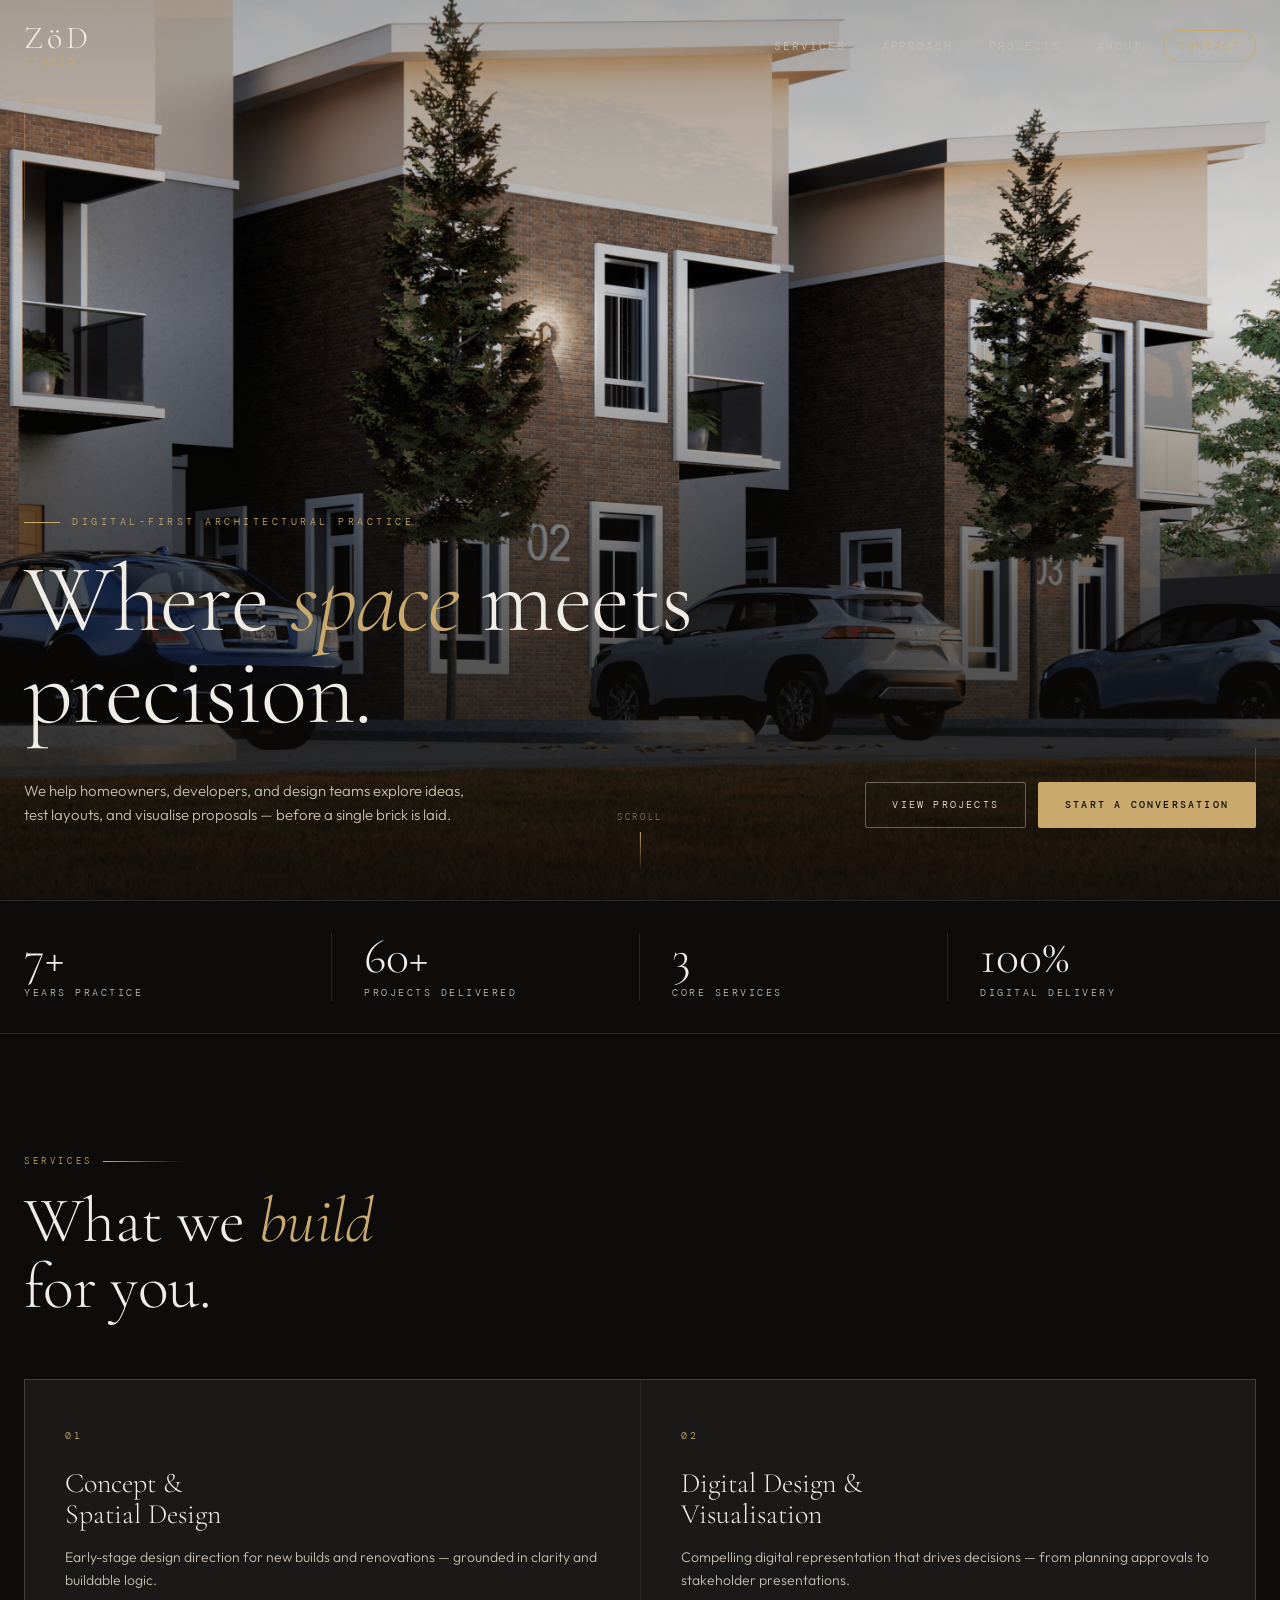
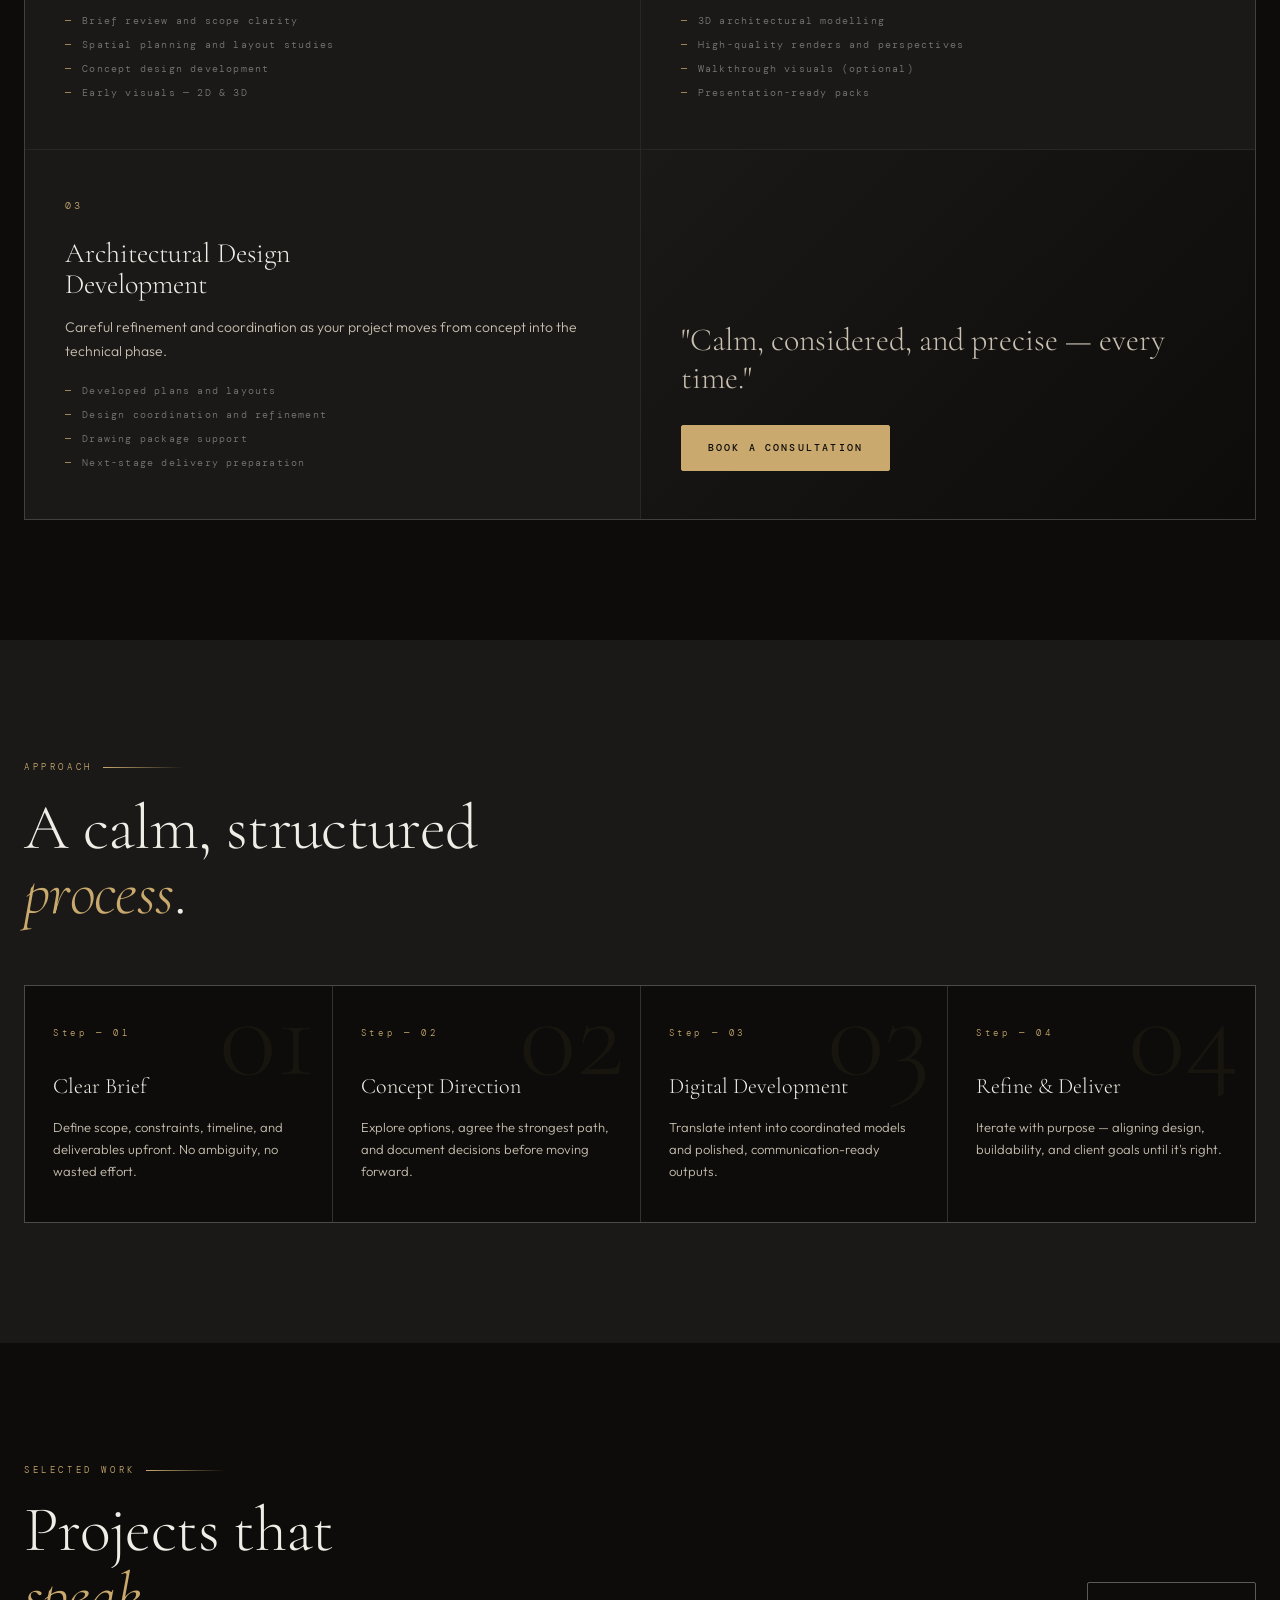
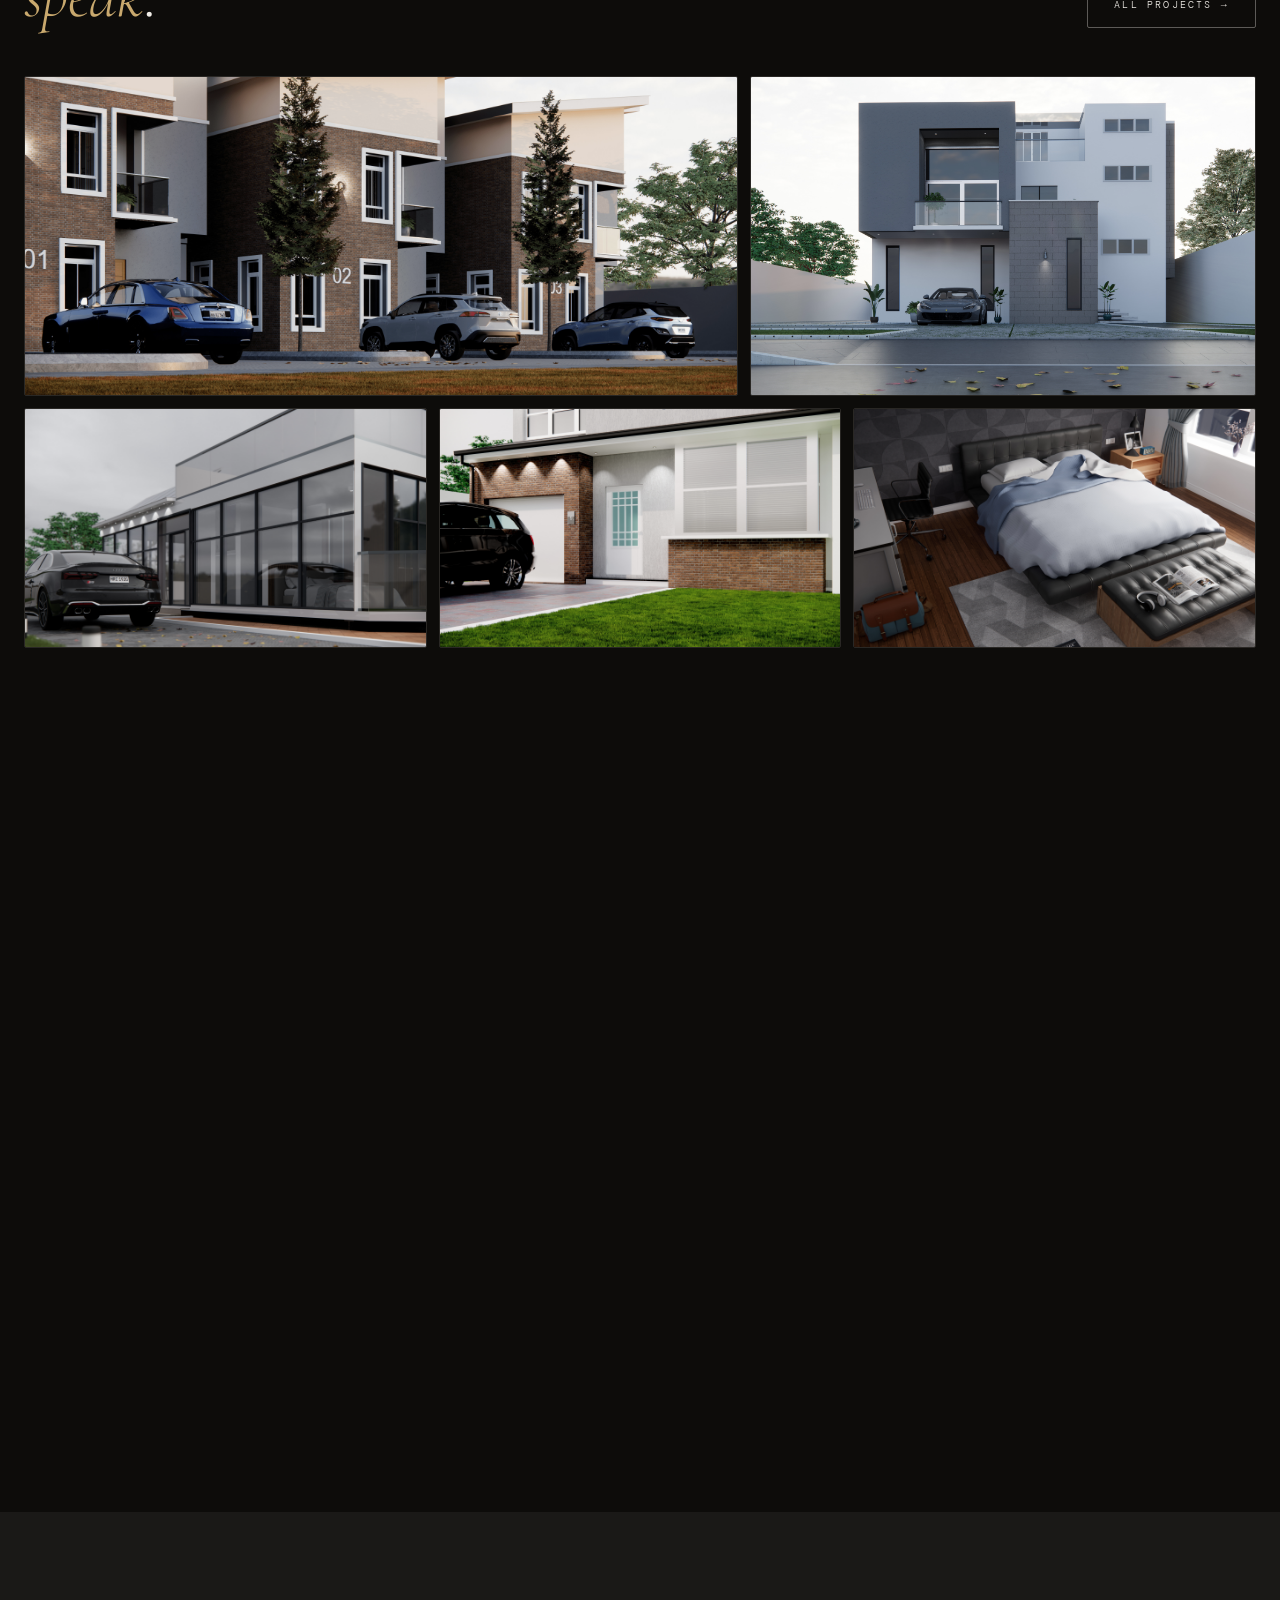
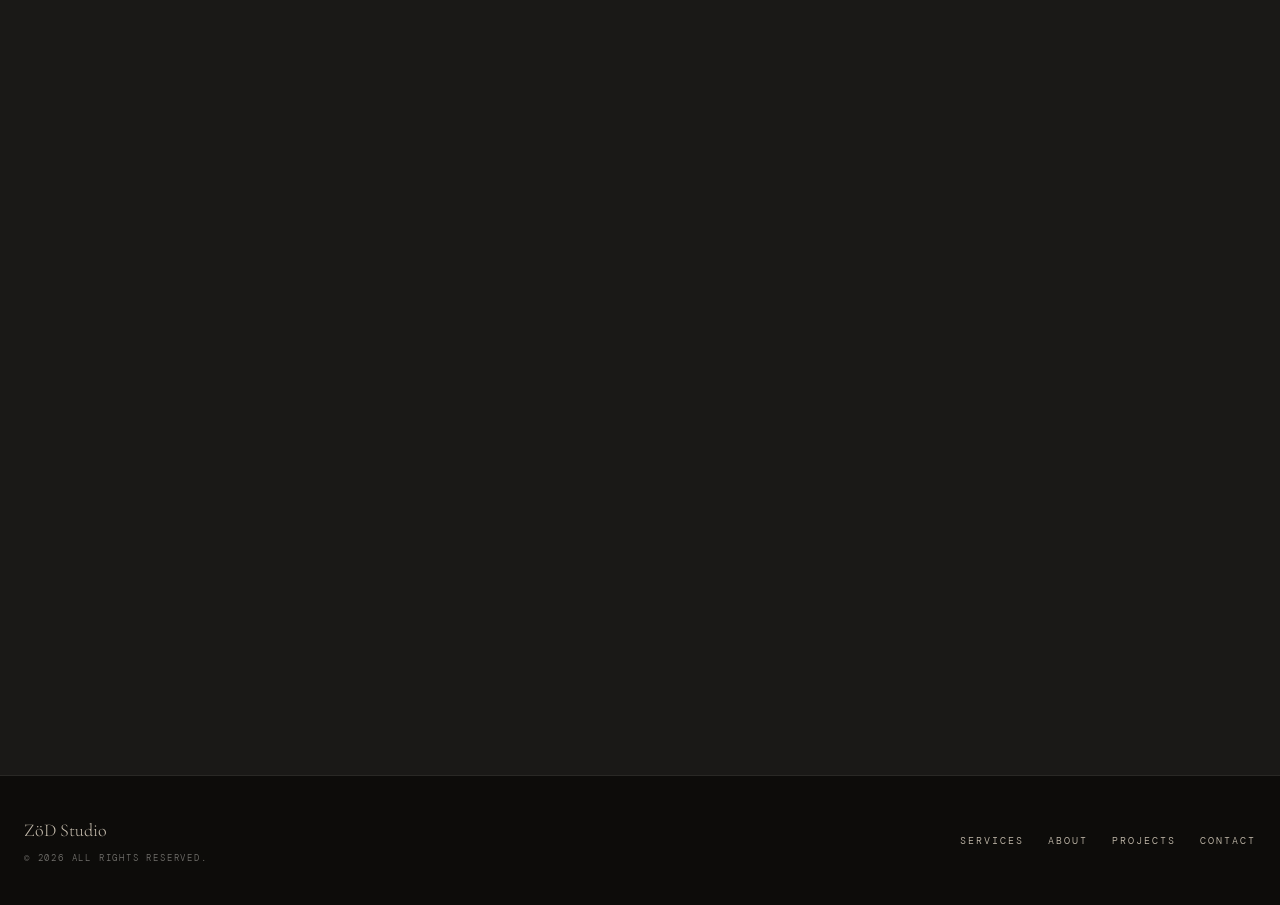
<file: index.html>
<!doctype html>
<html lang="en">
<head>
  <meta charset="utf-8"/>
  <meta name="viewport" content="width=device-width,initial-scale=1"/>
  <title>ZöD Studio — Digital-First Architectural Practice</title>
  <meta name="description" content="ZöD Studio is a digital-first architectural practice delivering modern, efficient building designs for homeowners and developers."/>
  <link rel="preconnect" href="https://fonts.googleapis.com">
  <link rel="preconnect" href="https://fonts.gstatic.com" crossorigin>
  <link href="https://fonts.googleapis.com/css2?family=Cormorant+Garamond:ital,wght@0,300;0,400;0,600;1,300;1,400&family=DM+Mono:wght@300;400;500&family=Outfit:wght@300;400;500;600&display=swap" rel="stylesheet">
  <style>
    /* ─── TOKENS ─────────────────────────────────────────── */
    :root{
      --stone:   #0D0C0A;
      --ash:     #1A1917;
      --sand:    #F0EDE7;
      --warm:    #C8BFB0;
      --muted:   rgba(240,237,231,.45);
      --line:    rgba(240,237,231,.12);
      --accent:  #C9A96E;
      --accent2: #8FA68C;
      --r: 3px;

      --serif:  'Cormorant Garamond', Georgia, serif;
      --mono:   'DM Mono', 'Courier New', monospace;
      --body:   'Outfit', system-ui, sans-serif;

      --max: 1280px;
      --ease: cubic-bezier(.22,.68,0,1.2);
    }

    /* ─── RESET ─────────────────────────────────────────── */
    *, *::before, *::after { box-sizing:border-box; margin:0; padding:0; }
    html { scroll-behavior:smooth; }
    body {
      background: var(--stone);
      color: var(--sand);
      font-family: var(--body);
      font-weight:300;
      line-height:1.6;
      -webkit-font-smoothing:antialiased;
      overflow-x:hidden;
    }
    a { color:inherit; text-decoration:none; }
    img { display:block; max-width:100%; }

    /* ─── NOISE OVERLAY ─────────────────────────────────── */
    body::before {
      content:'';
      position:fixed; inset:0; z-index:0; pointer-events:none;
      background-image: url("data:image/svg+xml,%3Csvg viewBox='0 0 512 512' xmlns='http://www.w3.org/2000/svg'%3E%3Cfilter id='n'%3E%3CfeTurbulence type='fractalNoise' baseFrequency='0.75' numOctaves='4' stitchTiles='stitch'/%3E%3C/filter%3E%3Crect width='100%25' height='100%25' filter='url(%23n)' opacity='1'/%3E%3C/svg%3E");
      opacity:.028; mix-blend-mode:screen;
    }

    /* ─── LAYOUT ─────────────────────────────────────────── */
    .wrap { width:min(var(--max), calc(100% - 48px)); margin:0 auto; position:relative; z-index:1; }

    /* ─── HEADER ─────────────────────────────────────────── */
    header {
      position:fixed; top:0; left:0; right:0; z-index:100;
      padding:0;
      transition: background .4s ease;
    }
    header.scrolled {
      background: rgba(13,12,10,.88);
      backdrop-filter: blur(20px);
      border-bottom: 1px solid var(--line);
    }
    .nav {
      display:flex; justify-content:space-between; align-items:center;
      padding: 22px 0;
      transition: padding .4s ease;
    }
    header.scrolled .nav { padding: 14px 0; }

    /* Logo */
    .brand { display:flex; flex-direction:column; line-height:1; user-select:none; }
    .brand-main {
      font-family: var(--serif);
      font-weight: 300;
      font-size: 32px;
      letter-spacing:.12em;
      color: var(--sand);
      transition: font-size .4s ease;
    }
    header.scrolled .brand-main { font-size:26px; }
    .brand-sub {
      font-family: var(--mono);
      font-size: 9px;
      letter-spacing:.42em;
      text-transform:uppercase;
      color: var(--accent);
      margin-top:4px;
    }

    /* Nav links */
    .nav-links {
      display:flex; align-items:center; gap:6px;
      list-style:none;
    }
    .nav-links a {
      font-family: var(--mono);
      font-size:11px;
      letter-spacing:.18em;
      text-transform:uppercase;
      color: var(--warm);
      padding: 8px 14px;
      border-radius: 999px;
      border: 1px solid transparent;
      transition: all .22s ease;
    }
    .nav-links a:hover {
      color: var(--sand);
      border-color: var(--line);
      background: rgba(240,237,231,.06);
    }
    .nav-cta {
      border-color: var(--accent) !important;
      color: var(--accent) !important;
    }
    .nav-cta:hover { background: var(--accent) !important; color: var(--stone) !important; }

    /* Mobile toggle */
    .menu-btn {
      display:none;
      background:none; border:1px solid var(--line); color:var(--sand);
      font-family:var(--mono); font-size:10px; letter-spacing:.2em; text-transform:uppercase;
      padding:8px 14px; border-radius:4px; cursor:pointer;
    }

    /* ─── HERO ───────────────────────────────────────────── */
    .hero {
      min-height:100svh;
      display:flex; flex-direction:column; justify-content:flex-end;
      padding-bottom:72px;
      position:relative; overflow:hidden;
    }

    /* Background image */
    .hero-bg {
      position:absolute; inset:0; z-index:0;
      background-image: url('work2.jpg');
      background-size:cover; background-position:center;
      transform: scale(1.04);
      animation: slowzoom 18s ease-in-out infinite alternate;
    }
    @keyframes slowzoom {
      from { transform: scale(1.04) translate(0,0); }
      to   { transform: scale(1.08) translate(-8px,-4px); }
    }

    /* Dark gradient veil */
    .hero-veil {
      position:absolute; inset:0; z-index:1;
      background: linear-gradient(
        180deg,
        rgba(13,12,10,.3) 0%,
        rgba(13,12,10,.1) 35%,
        rgba(13,12,10,.55) 65%,
        rgba(13,12,10,.9) 100%
      );
    }

    /* Decorative corner lines */
    .hero-corner {
      position:absolute; z-index:2; pointer-events:none;
    }
    .hero-corner.tl { top:100px; left:24px; width:120px; height:120px;
      border-top:1px solid rgba(201,169,110,.3); border-left:1px solid rgba(201,169,110,.3); }
    .hero-corner.br { bottom:72px; right:24px; width:80px; height:80px;
      border-bottom:1px solid rgba(201,169,110,.3); border-right:1px solid rgba(201,169,110,.3); }

    .hero-content { position:relative; z-index:3; }
    .hero-label {
      font-family:var(--mono); font-size:10px; letter-spacing:.35em; text-transform:uppercase;
      color:var(--accent); margin-bottom:24px;
      display:flex; align-items:center; gap:12px;
    }
    .hero-label::before {
      content:''; display:block; width:36px; height:1px; background:var(--accent);
    }

    h1 {
      font-family:var(--serif);
      font-weight:300;
      font-size: clamp(48px, 7.5vw, 108px);
      line-height:.96;
      letter-spacing:-.01em;
      color: var(--sand);
      max-width:16ch;
      margin-bottom:40px;
    }
    h1 em { font-style:italic; color:var(--accent); }

    .hero-footer {
      display:flex; justify-content:space-between; align-items:flex-end;
      gap:24px; flex-wrap:wrap;
    }
    .hero-lead {
      color:var(--warm); font-size:15px; max-width:44ch; line-height:1.65;
      font-weight:300;
    }
    .hero-actions { display:flex; gap:12px; flex-wrap:wrap; }

    /* ─── BUTTONS ────────────────────────────────────────── */
    .btn {
      display:inline-flex; align-items:center; gap:10px;
      font-family:var(--mono); font-size:10px; letter-spacing:.22em; text-transform:uppercase;
      padding:14px 26px; border-radius:2px; cursor:pointer;
      transition: all .22s ease;
      white-space:nowrap;
    }
    .btn-outline {
      border: 1px solid rgba(240,237,231,.35);
      color: var(--sand);
      background:transparent;
    }
    .btn-outline:hover {
      border-color:var(--sand);
      background:rgba(240,237,231,.08);
    }
    .btn-accent {
      background:var(--accent); color:var(--stone);
      border:1px solid var(--accent);
      font-weight:500;
    }
    .btn-accent:hover { background:transparent; color:var(--accent); }

    /* ─── SCROLL INDICATOR ───────────────────────────────── */
    .scroll-hint {
      position:absolute; bottom:28px; left:50%; transform:translateX(-50%);
      z-index:3; display:flex; flex-direction:column; align-items:center; gap:8px;
    }
    .scroll-hint span {
      font-family:var(--mono); font-size:9px; letter-spacing:.3em; text-transform:uppercase;
      color:var(--muted);
    }
    .scroll-line {
      width:1px; height:40px; background:linear-gradient(180deg,var(--accent),transparent);
      animation: scroll-pulse 2s ease-in-out infinite;
    }
    @keyframes scroll-pulse {
      0%,100%{ opacity:.4; transform:scaleY(1) translateY(0); }
      50%{ opacity:1; transform:scaleY(1.2) translateY(4px); }
    }

    /* ─── SECTION COMMON ─────────────────────────────────── */
    .section { padding: 120px 0; }
    .section-label {
      font-family:var(--mono); font-size:9px; letter-spacing:.4em; text-transform:uppercase;
      color:var(--accent); margin-bottom:20px;
      display:flex; align-items:center; gap:10px;
    }
    .section-label::after {
      content:''; flex:1; height:1px; background: linear-gradient(90deg,var(--accent),transparent);
      max-width:80px;
    }
    h2 {
      font-family:var(--serif); font-weight:300;
      font-size: clamp(38px, 5vw, 68px);
      line-height:1.02; letter-spacing:-.01em;
    }
    h2 em { font-style:italic; color:var(--accent); }

    /* ─── DIVIDER ────────────────────────────────────────── */
    .divider { border:none; border-top:1px solid var(--line); }

    /* ─── STATS STRIP ────────────────────────────────────── */
    .stats-strip {
      border-top:1px solid var(--line);
      border-bottom:1px solid var(--line);
      padding: 32px 0;
    }
    .stats-grid {
      display:grid; grid-template-columns: repeat(4, 1fr);
      divide-x: 1px solid var(--line);
    }
    .stat-item {
      padding:0 32px; border-right:1px solid var(--line);
      display:flex; flex-direction:column; gap:4px;
    }
    .stat-item:first-child { padding-left:0; }
    .stat-item:last-child { border-right:none; }
    .stat-num {
      font-family:var(--serif); font-size:48px; font-weight:300; line-height:1;
      color:var(--sand);
    }
    .stat-label {
      font-family:var(--mono); font-size:10px; letter-spacing:.25em; text-transform:uppercase;
      color:var(--warm);
    }

    /* ─── SERVICES ───────────────────────────────────────── */
    .services-grid {
      display:grid; grid-template-columns: 1fr 1fr;
      gap: 1px; background:var(--line);
      border:1px solid var(--line);
      margin-top:60px;
    }
    .service-card {
      background:var(--ash); padding:48px 40px;
      position:relative; overflow:hidden;
      transition:background .3s ease;
    }
    .service-card::before {
      content:''; position:absolute; top:0; left:0; right:0; height:2px;
      background:linear-gradient(90deg, var(--accent), transparent);
      transform:scaleX(0); transform-origin:left;
      transition: transform .4s var(--ease);
    }
    .service-card:hover { background:#1F1E1C; }
    .service-card:hover::before { transform:scaleX(1); }
    .service-num {
      font-family:var(--mono); font-size:10px; letter-spacing:.3em; color:var(--accent);
      margin-bottom:24px;
    }
    .service-card h3 {
      font-family:var(--serif); font-weight:300; font-size:28px;
      line-height:1.1; margin-bottom:16px; color:var(--sand);
    }
    .service-card p { color:var(--warm); font-size:14px; line-height:1.7; margin-bottom:20px; }
    .service-list { list-style:none; display:flex; flex-direction:column; gap:8px; }
    .service-list li {
      font-family:var(--mono); font-size:10px; letter-spacing:.12em;
      color:var(--muted); display:flex; align-items:center; gap:10px;
    }
    .service-list li::before { content:'—'; color:var(--accent); }

    /* ─── PROCESS ────────────────────────────────────────── */
    .process-section { background: var(--ash); }
    .process-grid {
      display:grid; grid-template-columns: repeat(4,1fr);
      gap:1px; background:var(--line);
      border:1px solid var(--line);
      margin-top:60px;
    }
    .process-step {
      background:var(--stone); padding:40px 28px;
      position:relative; overflow:hidden;
    }
    .step-num-bg {
      position:absolute; top:-10px; right:16px;
      font-family:var(--serif); font-size:120px; font-weight:300; line-height:1;
      color:rgba(201,169,110,.06); user-select:none; pointer-events:none;
    }
    .step-num {
      font-family:var(--mono); font-size:9px; letter-spacing:.4em;
      color:var(--accent); margin-bottom:28px;
    }
    .process-step h4 {
      font-family:var(--serif); font-weight:300; font-size:22px;
      color:var(--sand); margin-bottom:12px;
    }
    .process-step p { color:var(--warm); font-size:13px; line-height:1.7; }

    /* ─── WORK GRID ──────────────────────────────────────── */
    .work-intro {
      display:flex; justify-content:space-between; align-items:flex-end;
      gap:24px; margin-bottom:48px;
    }
    .work-grid {
      display:grid;
      grid-template-columns: repeat(12, 1fr);
      grid-template-rows: 320px 240px;
      gap:12px;
    }
    .work-item {
      position:relative; overflow:hidden; border-radius:2px;
      border:1px solid var(--line);
      cursor:pointer;
    }
    .work-item:nth-child(1) { grid-column: span 7; }
    .work-item:nth-child(2) { grid-column: span 5; }
    .work-item:nth-child(3) { grid-column: span 4; }
    .work-item:nth-child(4) { grid-column: span 4; }
    .work-item:nth-child(5) { grid-column: span 4; }

    .work-img {
      position:absolute; inset:0;
      background-size:cover; background-position:center;
      transition: transform .6s ease, filter .4s ease;
      filter:saturate(.85);
    }
    .work-item:hover .work-img { transform:scale(1.05); filter:saturate(1); }

    .work-overlay {
      position:absolute; inset:0;
      background:linear-gradient(180deg, transparent 40%, rgba(13,12,10,.88) 100%);
      opacity:0; transition:opacity .35s ease;
    }
    .work-item:hover .work-overlay { opacity:1; }

    .work-meta {
      position:absolute; bottom:0; left:0; right:0; padding:24px 20px;
      transform:translateY(8px); opacity:0;
      transition:all .35s ease;
    }
    .work-item:hover .work-meta { transform:none; opacity:1; }
    .work-title { font-family:var(--serif); font-size:20px; font-weight:300; color:var(--sand); }
    .work-tag {
      margin-top:8px; font-family:var(--mono); font-size:9px; letter-spacing:.25em;
      text-transform:uppercase; color:var(--accent);
    }

    .work-more { margin-top:32px; display:flex; justify-content:flex-end; }

    /* ─── ABOUT STRIP ────────────────────────────────────── */
    .about-strip {
      padding:120px 0;
      display:grid; grid-template-columns: 1fr 1fr;
      gap:80px; align-items:center;
    }
    .about-text h2 { margin-bottom:28px; }
    .about-text p { color:var(--warm); font-size:15px; line-height:1.8; margin-bottom:20px; }
    .about-text p:last-of-type { margin-bottom:32px; }

    .about-values { display:grid; gap:1px; background:var(--line); border:1px solid var(--line); }
    .value-row {
      display:flex; align-items:center; gap:20px;
      background:var(--ash); padding:20px 24px;
      transition:background .25s ease;
    }
    .value-row:hover { background:#1F1E1C; }
    .value-icon {
      width:32px; height:32px; flex-shrink:0;
      border:1px solid var(--accent); border-radius:50%;
      display:grid; place-items:center;
    }
    .value-icon svg { width:14px; height:14px; color:var(--accent); }
    .value-label { font-family:var(--serif); font-size:18px; font-weight:300; color:var(--sand); flex:1; }
    .value-desc { font-size:12px; color:var(--warm); max-width:22ch; text-align:right; line-height:1.4; }

    /* ─── CONTACT ────────────────────────────────────────── */
    .contact-section { background:var(--ash); padding:120px 0; }
    .contact-grid { display:grid; grid-template-columns: 1fr 1fr; gap:80px; margin-top:60px; }

    .contact-details { display:flex; flex-direction:column; gap:32px; }
    .contact-item {
      display:flex; gap:20px;
      padding-bottom:32px; border-bottom:1px solid var(--line);
    }
    .contact-item:last-child { border-bottom:none; }
    .contact-icon {
      width:44px; height:44px; flex-shrink:0;
      border:1px solid var(--line); border-radius:2px;
      display:grid; place-items:center;
    }
    .contact-icon svg { width:18px; height:18px; color:var(--accent); }
    .contact-info-label {
      font-family:var(--mono); font-size:9px; letter-spacing:.3em;
      text-transform:uppercase; color:var(--accent); margin-bottom:6px;
    }
    .contact-info-val { color:var(--sand); font-size:15px; }

    /* Form */
    .contact-form { display:flex; flex-direction:column; gap:16px; }
    .form-row { display:grid; grid-template-columns:1fr 1fr; gap:16px; }
    .field { display:flex; flex-direction:column; gap:8px; }
    .field label {
      font-family:var(--mono); font-size:9px; letter-spacing:.3em;
      text-transform:uppercase; color:var(--warm);
    }
    .field input, .field textarea, .field select {
      background: rgba(240,237,231,.05);
      border:1px solid var(--line);
      border-radius:2px;
      color:var(--sand);
      font-family:var(--body); font-size:14px; font-weight:300;
      padding:14px 16px;
      outline:none;
      transition: border-color .2s ease, background .2s ease;
      width:100%;
    }
    .field input::placeholder, .field textarea::placeholder { color:var(--muted); }
    .field input:focus, .field textarea:focus, .field select:focus {
      border-color:rgba(201,169,110,.5);
      background:rgba(240,237,231,.08);
    }
    .field select { appearance:none; cursor:pointer; }
    .field textarea { min-height:120px; resize:vertical; }

    /* ─── FOOTER ─────────────────────────────────────────── */
    footer {
      padding:40px 0; border-top:1px solid var(--line);
    }
    .foot {
      display:flex; justify-content:space-between; align-items:center;
      gap:20px; flex-wrap:wrap;
    }
    .foot-brand {
      font-family:var(--serif); font-size:18px; font-weight:300; color:var(--warm);
    }
    .foot-copy {
      font-family:var(--mono); font-size:9px; letter-spacing:.2em;
      text-transform:uppercase; color:var(--muted);
    }
    .foot-links { display:flex; gap:24px; }
    .foot-links a {
      font-family:var(--mono); font-size:10px; letter-spacing:.2em;
      text-transform:uppercase; color:var(--warm);
      transition:color .2s;
    }
    .foot-links a:hover { color:var(--accent); }

    /* ─── REVEAL ANIMATIONS ──────────────────────────────── */
    .reveal {
      opacity:0; transform:translateY(24px);
      transition: opacity .7s ease, transform .7s ease;
    }
    .reveal.in { opacity:1; transform:none; }
    .reveal-delay-1 { transition-delay:.1s; }
    .reveal-delay-2 { transition-delay:.2s; }
    .reveal-delay-3 { transition-delay:.3s; }
    .reveal-delay-4 { transition-delay:.4s; }

    /* ─── MOBILE NAV ─────────────────────────────────────── */
    @media(max-width:768px){
      .nav-links { display:none; }
      .menu-btn { display:block; }
      .nav-links.open {
        display:flex; flex-direction:column;
        position:fixed; inset:0; z-index:200;
        background:var(--stone);
        justify-content:center; align-items:center; gap:20px;
        padding:40px;
      }
      .nav-links.open a { font-size:14px; letter-spacing:.2em; padding:14px 24px; }
    }

    /* ─── RESPONSIVE ─────────────────────────────────────── */
    @media(max-width:1024px){
      .about-strip { grid-template-columns:1fr; }
      .contact-grid { grid-template-columns:1fr; }
    }
    @media(max-width:860px){
      .services-grid { grid-template-columns:1fr; }
      .process-grid { grid-template-columns:1fr 1fr; }
      .stats-grid { grid-template-columns:1fr 1fr; gap:32px; }
      .stat-item { border-right:none; padding:0; border-bottom:1px solid var(--line); padding-bottom:24px; }
      .stat-item:last-child { border-bottom:none; padding-bottom:0; }
      .work-grid { grid-template-columns:1fr 1fr; grid-template-rows:auto; }
      .work-item:nth-child(n) { grid-column:span 1; }
      .work-item { height:220px; }
      .work-overlay { opacity:1; }
      .work-meta { opacity:1; transform:none; }
      .form-row { grid-template-columns:1fr; }
    }
    @media(max-width:580px){
      .process-grid { grid-template-columns:1fr; }
      .work-grid { grid-template-columns:1fr; }
      h1 { font-size:clamp(40px,11vw,60px); }
      .hero-footer { flex-direction:column; align-items:flex-start; }
      .section { padding:80px 0; }
    }
  </style>
</head>
<body>

  <!-- HEADER -->
  <header id="hdr">
    <div class="wrap">
      <div class="nav">
        <a href="#" class="brand" aria-label="ZöD Studio Home">
          <span class="brand-main">ZöD</span>
          <span class="brand-sub">Studio</span>
        </a>
        <button class="menu-btn" id="menuBtn" aria-label="Toggle menu">Menu</button>
        <ul class="nav-links" id="navLinks" role="list">
          <li><a href="#services">Services</a></li>
          <li><a href="#process">Approach</a></li>
          <li><a href="#work">Projects</a></li>
          <li><a href="#about">About</a></li>
          <li><a href="#contact" class="nav-cta">Contact</a></li>
        </ul>
      </div>
    </div>
  </header>

  <!-- HERO -->
  <section class="hero" aria-label="Hero">
    <div class="hero-bg"></div>
    <div class="hero-veil"></div>
    <div class="hero-corner tl"></div>
    <div class="hero-corner br"></div>

    <div class="wrap hero-content">
      <p class="hero-label">Digital-first architectural practice</p>
      <h1>Where <em>space</em> meets precision.</h1>
      <div class="hero-footer">
        <p class="hero-lead">
          We help homeowners, developers, and design teams explore ideas, test layouts, and visualise proposals — before a single brick is laid.
        </p>
        <div class="hero-actions">
          <a class="btn btn-outline" href="#work">View Projects</a>
          <a class="btn btn-accent" href="#contact">Start a Conversation</a>
        </div>
      </div>
    </div>

    <div class="scroll-hint" aria-hidden="true">
      <span>Scroll</span>
      <div class="scroll-line"></div>
    </div>
  </section>

  <!-- STATS STRIP -->
  <div class="stats-strip">
    <div class="wrap">
      <div class="stats-grid">
        <div class="stat-item">
          <span class="stat-num">7+</span>
          <span class="stat-label">Years Practice</span>
        </div>
        <div class="stat-item">
          <span class="stat-num">60+</span>
          <span class="stat-label">Projects Delivered</span>
        </div>
        <div class="stat-item">
          <span class="stat-num">3</span>
          <span class="stat-label">Core Services</span>
        </div>
        <div class="stat-item">
          <span class="stat-num">100%</span>
          <span class="stat-label">Digital Delivery</span>
        </div>
      </div>
    </div>
  </div>

  <!-- SERVICES -->
  <section id="services" class="section" aria-label="Services">
    <div class="wrap">
      <p class="section-label reveal">Services</p>
      <h2 class="reveal reveal-delay-1">What we <em>build</em><br>for you.</h2>

      <div class="services-grid">
        <article class="service-card reveal">
          <div class="service-num">01</div>
          <h3>Concept &<br>Spatial Design</h3>
          <p>Early-stage design direction for new builds and renovations — grounded in clarity and buildable logic.</p>
          <ul class="service-list">
            <li>Brief review and scope clarity</li>
            <li>Spatial planning and layout studies</li>
            <li>Concept design development</li>
            <li>Early visuals — 2D &amp; 3D</li>
          </ul>
        </article>

        <article class="service-card reveal reveal-delay-1">
          <div class="service-num">02</div>
          <h3>Digital Design &<br>Visualisation</h3>
          <p>Compelling digital representation that drives decisions — from planning approvals to stakeholder presentations.</p>
          <ul class="service-list">
            <li>3D architectural modelling</li>
            <li>High-quality renders and perspectives</li>
            <li>Walkthrough visuals (optional)</li>
            <li>Presentation-ready packs</li>
          </ul>
        </article>

        <article class="service-card reveal reveal-delay-2">
          <div class="service-num">03</div>
          <h3>Architectural Design<br>Development</h3>
          <p>Careful refinement and coordination as your project moves from concept into the technical phase.</p>
          <ul class="service-list">
            <li>Developed plans and layouts</li>
            <li>Design coordination and refinement</li>
            <li>Drawing package support</li>
            <li>Next-stage delivery preparation</li>
          </ul>
        </article>

        <div class="service-card" style="display:flex;flex-direction:column;justify-content:flex-end;background:linear-gradient(135deg,#1A1917,#0D0C0A);">
          <p style="font-family:var(--serif);font-size:32px;font-weight:300;color:var(--warm);line-height:1.2;margin-bottom:28px;">
            "Calm, considered, and precise — every time."
          </p>
          <a class="btn btn-accent" href="#contact" style="align-self:flex-start;">Book a Consultation</a>
        </div>
      </div>
    </div>
  </section>

  <!-- PROCESS -->
  <section id="process" class="section process-section" aria-label="Our Approach">
    <div class="wrap">
      <p class="section-label reveal">Approach</p>
      <h2 class="reveal reveal-delay-1">A calm, structured<br><em>process</em>.</h2>

      <div class="process-grid">
        <div class="process-step reveal">
          <div class="step-num-bg">01</div>
          <div class="step-num">Step — 01</div>
          <h4>Clear Brief</h4>
          <p>Define scope, constraints, timeline, and deliverables upfront. No ambiguity, no wasted effort.</p>
        </div>
        <div class="process-step reveal reveal-delay-1">
          <div class="step-num-bg">02</div>
          <div class="step-num">Step — 02</div>
          <h4>Concept Direction</h4>
          <p>Explore options, agree the strongest path, and document decisions before moving forward.</p>
        </div>
        <div class="process-step reveal reveal-delay-2">
          <div class="step-num-bg">03</div>
          <div class="step-num">Step — 03</div>
          <h4>Digital Development</h4>
          <p>Translate intent into coordinated models and polished, communication-ready outputs.</p>
        </div>
        <div class="process-step reveal reveal-delay-3">
          <div class="step-num-bg">04</div>
          <div class="step-num">Step — 04</div>
          <h4>Refine &amp; Deliver</h4>
          <p>Iterate with purpose — aligning design, buildability, and client goals until it's right.</p>
        </div>
      </div>
    </div>
  </section>

  <!-- WORK -->
  <section id="work" class="section" aria-label="Selected Projects">
    <div class="wrap">
      <div class="work-intro">
        <div>
          <p class="section-label reveal">Selected Work</p>
          <h2 class="reveal reveal-delay-1">Projects that<br><em>speak</em>.</h2>
        </div>
        <a class="btn btn-outline reveal reveal-delay-2" href="projects.html">All Projects →</a>
      </div>

      <div class="work-grid">
        <a class="work-item" href="project.html?id=p2" aria-label="View 3 Bedroom Terrace Apartment">
          <div class="work-img" style="background-image:url('work2.jpg')"></div>
          <div class="work-overlay"></div>
          <div class="work-meta">
            <div class="work-title">3 Bedroom Terrace Apartment</div>
            <div class="work-tag">Residential · Exterior</div>
          </div>
        </a>
        <a class="work-item" href="project.html?id=p1" aria-label="View 4 Bedroom Duplex">
          <div class="work-img" style="background-image:url('work1.jpg')"></div>
          <div class="work-overlay"></div>
          <div class="work-meta">
            <div class="work-title">4 Bedroom Duplex</div>
            <div class="work-tag">Residential · Concept</div>
          </div>
        </a>
        <a class="work-item" href="project.html?id=p3" aria-label="View Mobile House">
          <div class="work-img" style="background-image:url('work3.jpg')"></div>
          <div class="work-overlay"></div>
          <div class="work-meta">
            <div class="work-title">Mobile House</div>
            <div class="work-tag">Innovation · Design</div>
          </div>
        </a>
        <a class="work-item" href="project.html?id=p4" aria-label="View 3 Bedroom Duplex">
          <div class="work-img" style="background-image:url('work4.jpg')"></div>
          <div class="work-overlay"></div>
          <div class="work-meta">
            <div class="work-title">3 Bedroom Duplex</div>
            <div class="work-tag">Residential · Interior</div>
          </div>
        </a>
        <a class="work-item" href="project.html?id=p5" aria-label="View Interior Study">
          <div class="work-img" style="background-image:url('work5.jpg')"></div>
          <div class="work-overlay"></div>
          <div class="work-meta">
            <div class="work-title">Bedroom Interior</div>
            <div class="work-tag">Interior · Visualisation</div>
          </div>
        </a>
      </div>
    </div>
  </section>

  <!-- ABOUT -->
  <section id="about" aria-label="About">
    <div class="wrap">
      <div class="about-strip">
        <div class="about-text">
          <p class="section-label reveal">About</p>
          <h2 class="reveal reveal-delay-1">Built on<br><em>clarity</em> &amp;<br>balance.</h2>
          <p class="reveal reveal-delay-2">
            ZöD Studio is a digital-first architectural practice focused on modern, efficient building design for homeowners and developers. We prioritise decisions that are practical, buildable, and easy to communicate.
          </p>
          <p class="reveal reveal-delay-3">
            We are intentionally evolving toward climate-responsive design — applying principles progressively through continuous learning and practical application.
          </p>
          <a class="btn btn-outline reveal reveal-delay-4" href="about.html">Learn More →</a>
        </div>

        <div class="about-values reveal reveal-delay-2">
          <div class="value-row">
            <div class="value-icon">
              <svg viewBox="0 0 24 24" fill="none" stroke="currentColor" stroke-width="1.5"><path d="M4 7h16M7 4v6M17 4v6M6 12h12"/></svg>
            </div>
            <div class="value-label">Clarity</div>
            <div class="value-desc">Simple briefs. Clean stages. Decisions documented.</div>
          </div>
          <div class="value-row">
            <div class="value-icon">
              <svg viewBox="0 0 24 24" fill="none" stroke="currentColor" stroke-width="1.5"><path d="M12 3v18M3 12h18"/></svg>
            </div>
            <div class="value-label">Balance</div>
            <div class="value-desc">Quality aligned with buildability and budget.</div>
          </div>
          <div class="value-row">
            <div class="value-icon">
              <svg viewBox="0 0 24 24" fill="none" stroke="currentColor" stroke-width="1.5"><path d="M4 17l7-7 4 4 6-8"/></svg>
            </div>
            <div class="value-label">Precision</div>
            <div class="value-desc">Every drawing, model, and render done right.</div>
          </div>
          <div class="value-row">
            <div class="value-icon">
              <svg viewBox="0 0 24 24" fill="none" stroke="currentColor" stroke-width="1.5"><path d="M12 2l7 7-7 13L5 9l7-7z"/></svg>
            </div>
            <div class="value-label">Digital Delivery</div>
            <div class="value-desc">Efficient collaboration. Consistent outputs.</div>
          </div>
        </div>
      </div>
    </div>
  </section>

  <!-- CONTACT -->
  <section id="contact" class="contact-section" aria-label="Contact">
    <div class="wrap">
      <p class="section-label reveal">Contact</p>
      <h2 class="reveal reveal-delay-1">Let's start <em>talking</em>.</h2>

      <div class="contact-grid">
        <!-- Details -->
        <div class="contact-details reveal reveal-delay-1">
          <div class="contact-item">
            <div class="contact-icon">
              <svg viewBox="0 0 24 24" fill="none" stroke="currentColor" stroke-width="1.5"><path d="M4 6h16v12H4z"/><path d="M4 7l8 6 8-6"/></svg>
            </div>
            <div>
              <div class="contact-info-label">Email</div>
              <div class="contact-info-val">admin@zodstudio.com</div>
            </div>
          </div>
          <div class="contact-item">
            <div class="contact-icon">
              <svg viewBox="0 0 24 24" fill="none" stroke="currentColor" stroke-width="1.5"><path d="M12 21s7-5.3 7-12a7 7 0 1 0-14 0c0 6.7 7 12 7 12z"/><circle cx="12" cy="10" r="2"/></svg>
            </div>
            <div>
              <div class="contact-info-label">Delivery</div>
              <div class="contact-info-val">Remote / Hybrid — Worldwide</div>
            </div>
          </div>
          <div class="contact-item">
            <div class="contact-icon">
              <svg viewBox="0 0 24 24" fill="none" stroke="currentColor" stroke-width="1.5"><rect x="3" y="4" width="18" height="18" rx="2"/><path d="M16 2v4M8 2v4M3 10h18"/></svg>
            </div>
            <div>
              <div class="contact-info-label">Book a Call</div>
              <a class="contact-info-val" href="https://outlook.office.com/book/ZDStudio@zodstudio.com/" target="_blank" rel="noopener" style="color:var(--accent);">Schedule a design conversation →</a>
            </div>
          </div>
          <div class="contact-item">
            <div class="contact-icon">
              <svg viewBox="0 0 24 24" fill="none" stroke="currentColor" stroke-width="1.5"><path d="M17 21v-2a4 4 0 0 0-4-4H5a4 4 0 0 0-4 4v2"/><circle cx="9" cy="7" r="4"/><path d="M23 21v-2a4 4 0 0 0-3-3.87M16 3.13a4 4 0 0 1 0 7.75"/></svg>
            </div>
            <div>
              <div class="contact-info-label">We work with</div>
              <div class="contact-info-val">Homeowners &amp; Developers</div>
            </div>
          </div>
        </div>

        <!-- Form -->
        <form class="contact-form reveal reveal-delay-2" onsubmit="handleSubmit(event)">
          <div class="form-row">
            <div class="field">
              <label for="name">Name</label>
              <input id="name" name="name" placeholder="Your full name" required>
            </div>
            <div class="field">
              <label for="email">Email</label>
              <input id="email" name="email" type="email" placeholder="you@example.com" required>
            </div>
          </div>
          <div class="form-row">
            <div class="field">
              <label for="ptype">Project Type</label>
              <input id="ptype" name="ptype" placeholder="New build / Renovation / Visualisation">
            </div>
            <div class="field">
              <label for="location">Location</label>
              <input id="location" name="location" placeholder="City or Country">
            </div>
          </div>
          <div class="field">
            <label for="stage">Project Stage</label>
            <select id="stage" name="stage">
              <option value="">Select a stage</option>
              <option>Concept / Early Idea</option>
              <option>Planning / Approval</option>
              <option>Design Development</option>
              <option>Marketing / Visualisation</option>
            </select>
          </div>
          <div class="field">
            <label for="msg">Message</label>
            <textarea id="msg" name="msg" placeholder="Tell us about your project, timeline, and what you're hoping to achieve." required></textarea>
          </div>
          <div style="display:flex;gap:12px;flex-wrap:wrap;align-items:center;">
            <button class="btn btn-accent" type="submit">Send Message</button>
            <a class="btn btn-outline" href="mailto:admin@zodstudio.com">Email Directly</a>
          </div>
          <div id="formMsg" style="display:none;margin-top:12px;font-family:var(--mono);font-size:11px;letter-spacing:.15em;color:var(--accent);">Message sent — we'll be in touch shortly.</div>
        </form>
      </div>
    </div>
  </section>

  <!-- FOOTER -->
  <footer>
    <div class="wrap">
      <div class="foot">
        <div>
          <div class="foot-brand">ZöD Studio</div>
          <div class="foot-copy" style="margin-top:6px;">© <span id="y"></span> All rights reserved.</div>
        </div>
        <nav class="foot-links" aria-label="Footer navigation">
          <a href="#services">Services</a>
          <a href="about.html">About</a>
          <a href="projects.html">Projects</a>
          <a href="#contact">Contact</a>
        </nav>
      </div>
    </div>
  </footer>

  <script>
    // Year
    document.getElementById('y').textContent = new Date().getFullYear();

    // Header scroll
    const hdr = document.getElementById('hdr');
    window.addEventListener('scroll', () => {
      hdr.classList.toggle('scrolled', window.scrollY > 30);
    }, { passive:true });

    // Reveal on scroll
    const reveals = document.querySelectorAll('.reveal');
    const io = new IntersectionObserver((entries) => {
      entries.forEach(e => { if(e.isIntersecting) e.target.classList.add('in'); });
    }, { threshold:.12 });
    reveals.forEach(el => io.observe(el));

    // Mobile nav
    const menuBtn = document.getElementById('menuBtn');
    const navLinks = document.getElementById('navLinks');
    menuBtn.addEventListener('click', () => {
      navLinks.classList.toggle('open');
      menuBtn.textContent = navLinks.classList.contains('open') ? 'Close' : 'Menu';
    });
    navLinks.querySelectorAll('a').forEach(a => {
      a.addEventListener('click', () => {
        navLinks.classList.remove('open');
        menuBtn.textContent = 'Menu';
      });
    });

    // Form
    function handleSubmit(e) {
      e.preventDefault();
      const msg = document.getElementById('formMsg');
      msg.style.display = 'block';
      e.target.querySelectorAll('input,textarea,select,button').forEach(el => el.disabled = true);
    }
  </script>
</body>
</html>
</file>
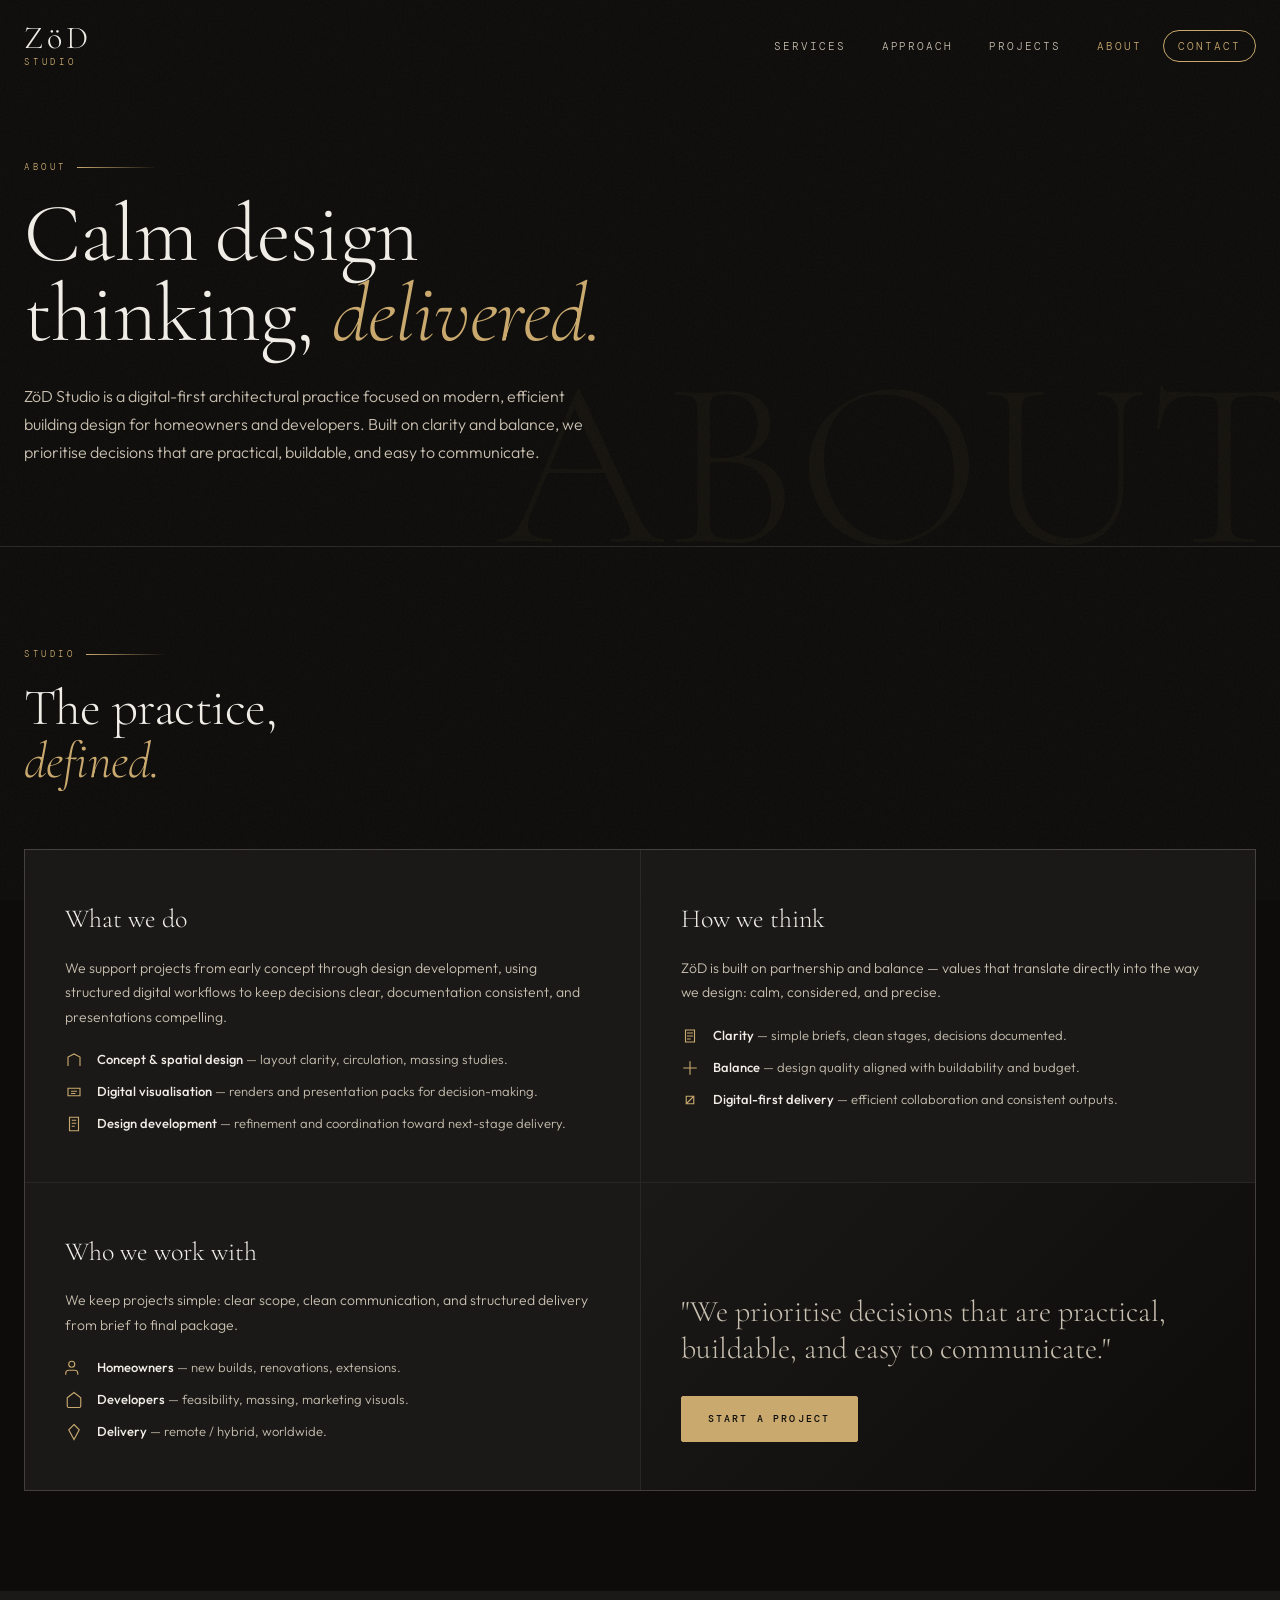
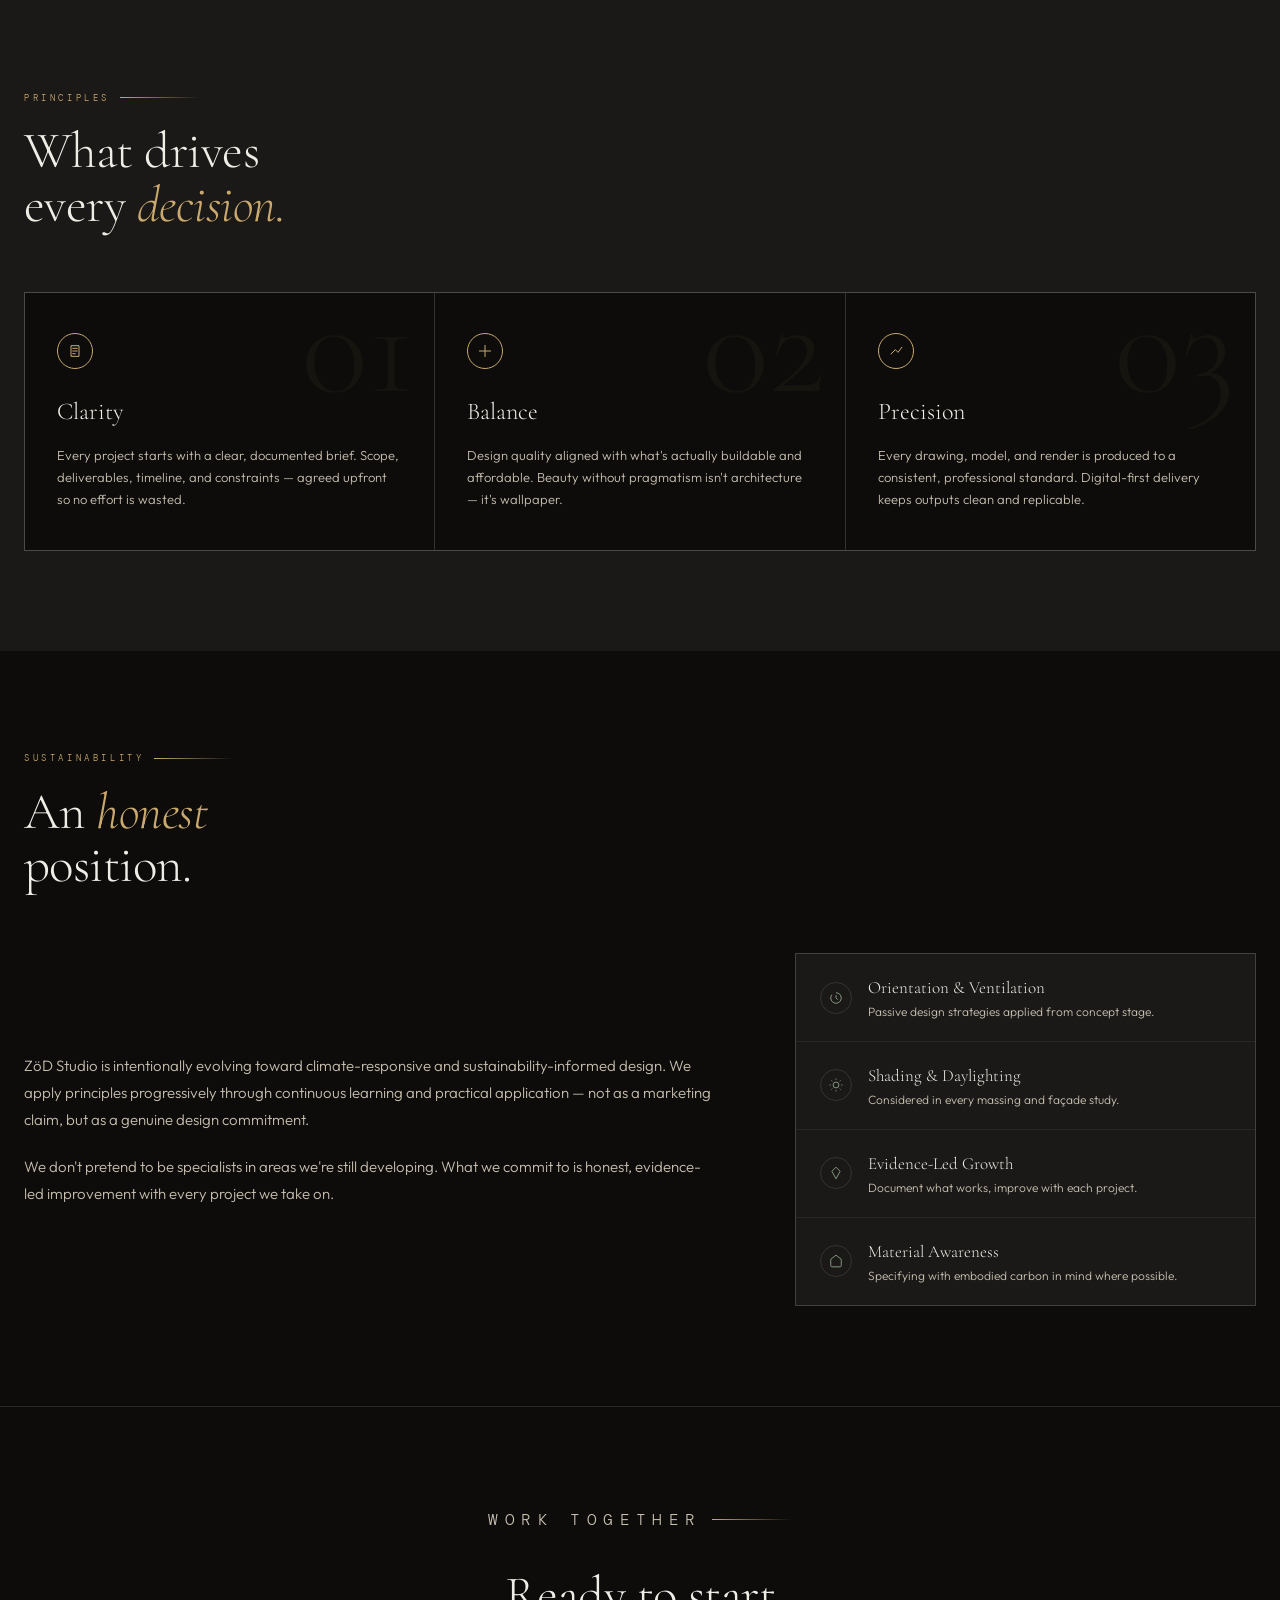
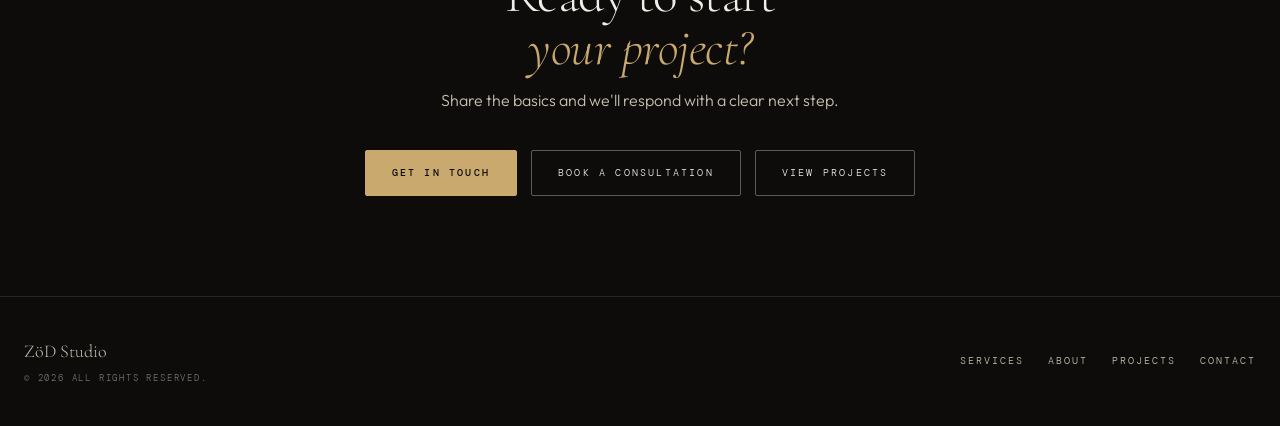
<file: about.html>
<!doctype html>
<html lang="en">
<head>
  <meta charset="utf-8"/>
  <meta name="viewport" content="width=device-width,initial-scale=1"/>
  <title>About — ZöD Studio</title>
  <meta name="description" content="About ZöD Studio — a digital-first architectural practice built on clarity, balance, and thoughtful design."/>
  <link rel="preconnect" href="https://fonts.googleapis.com">
  <link rel="preconnect" href="https://fonts.gstatic.com" crossorigin>
  <link href="https://fonts.googleapis.com/css2?family=Cormorant+Garamond:ital,wght@0,300;0,400;0,600;1,300;1,400&family=DM+Mono:wght@300;400;500&family=Outfit:wght@300;400;500;600&display=swap" rel="stylesheet">
  <style>
    :root{
      --stone:#0D0C0A; --ash:#1A1917; --sand:#F0EDE7; --warm:#C8BFB0;
      --muted:rgba(240,237,231,.45); --line:rgba(240,237,231,.12);
      --accent:#C9A96E; --accent2:#8FA68C;
      --serif:'Cormorant Garamond',Georgia,serif;
      --mono:'DM Mono','Courier New',monospace;
      --body:'Outfit',system-ui,sans-serif;
      --max:1280px; --ease:cubic-bezier(.22,.68,0,1.2);
    }
    *,*::before,*::after{box-sizing:border-box;margin:0;padding:0;}
    html{scroll-behavior:smooth;}
    body{background:var(--stone);color:var(--sand);font-family:var(--body);font-weight:300;line-height:1.6;-webkit-font-smoothing:antialiased;overflow-x:hidden;}
    a{color:inherit;text-decoration:none;}
    img{display:block;max-width:100%;}

    body::before{
      content:'';position:fixed;inset:0;z-index:0;pointer-events:none;
      background-image:url("data:image/svg+xml,%3Csvg viewBox='0 0 512 512' xmlns='http://www.w3.org/2000/svg'%3E%3Cfilter id='n'%3E%3CfeTurbulence type='fractalNoise' baseFrequency='0.75' numOctaves='4' stitchTiles='stitch'/%3E%3C/filter%3E%3Crect width='100%25' height='100%25' filter='url(%23n)' opacity='1'/%3E%3C/svg%3E");
      opacity:.028;mix-blend-mode:screen;
    }

    .wrap{width:min(var(--max),calc(100% - 48px));margin:0 auto;position:relative;z-index:1;}

    /* HEADER */
    header{position:fixed;top:0;left:0;right:0;z-index:100;transition:background .4s ease;}
    header.scrolled{background:rgba(13,12,10,.88);backdrop-filter:blur(20px);border-bottom:1px solid var(--line);}
    .nav{display:flex;justify-content:space-between;align-items:center;padding:22px 0;transition:padding .4s ease;}
    header.scrolled .nav{padding:14px 0;}
    .brand{display:flex;flex-direction:column;line-height:1;user-select:none;}
    .brand-main{font-family:var(--serif);font-weight:300;font-size:32px;letter-spacing:.12em;color:var(--sand);transition:font-size .4s ease;}
    header.scrolled .brand-main{font-size:26px;}
    .brand-sub{font-family:var(--mono);font-size:9px;letter-spacing:.42em;text-transform:uppercase;color:var(--accent);margin-top:4px;}
    .nav-links{display:flex;align-items:center;gap:6px;list-style:none;}
    .nav-links a{font-family:var(--mono);font-size:11px;letter-spacing:.18em;text-transform:uppercase;color:var(--warm);padding:8px 14px;border-radius:999px;border:1px solid transparent;transition:all .22s ease;}
    .nav-links a:hover{color:var(--sand);border-color:var(--line);background:rgba(240,237,231,.06);}
    .nav-cta{border-color:var(--accent)!important;color:var(--accent)!important;}
    .nav-cta:hover{background:var(--accent)!important;color:var(--stone)!important;}
    .menu-btn{display:none;background:none;border:1px solid var(--line);color:var(--sand);font-family:var(--mono);font-size:10px;letter-spacing:.2em;text-transform:uppercase;padding:8px 14px;border-radius:4px;cursor:pointer;}

    /* PAGE HEADER */
    .page-header{
      padding:160px 0 80px;
      border-bottom:1px solid var(--line);
      position:relative;overflow:hidden;
    }
    .page-header::before{
      content:'ABOUT';
      position:absolute;right:-20px;bottom:-40px;
      font-family:var(--serif);font-size:240px;font-weight:300;line-height:1;
      color:rgba(201,169,110,.04);user-select:none;pointer-events:none;
      white-space:nowrap;
    }
    .page-label{font-family:var(--mono);font-size:9px;letter-spacing:.4em;text-transform:uppercase;color:var(--accent);margin-bottom:20px;display:flex;align-items:center;gap:10px;}
    .page-label::after{content:'';flex:1;height:1px;background:linear-gradient(90deg,var(--accent),transparent);max-width:80px;}
    h1{font-family:var(--serif);font-weight:300;font-size:clamp(48px,6.5vw,88px);line-height:.96;letter-spacing:-.01em;max-width:18ch;}
    h1 em{font-style:italic;color:var(--accent);}
    .page-lead{color:var(--warm);font-size:16px;max-width:52ch;line-height:1.75;margin-top:28px;}

    /* SECTIONS */
    .section{padding:100px 0;}
    .section-label{font-family:var(--mono);font-size:9px;letter-spacing:.4em;text-transform:uppercase;color:var(--accent);margin-bottom:20px;display:flex;align-items:center;gap:10px;}
    .section-label::after{content:'';flex:1;height:1px;background:linear-gradient(90deg,var(--accent),transparent);max-width:80px;}
    h2{font-family:var(--serif);font-weight:300;font-size:clamp(32px,4vw,56px);line-height:1.05;letter-spacing:-.01em;}
    h2 em{font-style:italic;color:var(--accent);}

    /* ABOUT GRID */
    .about-grid{display:grid;grid-template-columns:1fr 1fr;gap:1px;background:var(--line);border:1px solid var(--line);margin-top:60px;}
    .about-card{background:var(--ash);padding:48px 40px;position:relative;overflow:hidden;}
    .about-card::before{content:'';position:absolute;top:0;left:0;right:0;height:1px;background:linear-gradient(90deg,var(--accent),transparent);transform:scaleX(0);transform-origin:left;transition:transform .4s var(--ease);}
    .about-card:hover::before{transform:scaleX(1);}
    .about-card h3{font-family:var(--serif);font-weight:300;font-size:26px;color:var(--sand);margin-bottom:16px;}
    .about-card p{color:var(--warm);font-size:14px;line-height:1.75;margin-bottom:16px;}
    .about-card p:last-child{margin-bottom:0;}
    .item-list{display:flex;flex-direction:column;gap:12px;margin-top:20px;}
    .item-row{display:flex;gap:14px;align-items:flex-start;}
    .item-dot{width:18px;height:18px;flex-shrink:0;margin-top:2px;color:var(--accent);}
    .item-text{font-size:13px;color:var(--warm);line-height:1.55;}
    .item-text b{color:var(--sand);font-weight:500;}

    /* PRINCIPLES */
    .principles-section{background:var(--ash);}
    .principles-grid{display:grid;grid-template-columns:repeat(3,1fr);gap:1px;background:var(--line);border:1px solid var(--line);margin-top:60px;}
    .principle{background:var(--stone);padding:40px 32px;position:relative;overflow:hidden;}
    .principle-num{position:absolute;top:-16px;right:20px;font-family:var(--serif);font-size:140px;font-weight:300;color:rgba(201,169,110,.05);user-select:none;line-height:1;}
    .principle-icon{width:36px;height:36px;border:1px solid var(--accent);border-radius:50%;display:grid;place-items:center;margin-bottom:24px;}
    .principle-icon svg{width:16px;height:16px;color:var(--accent);}
    .principle h4{font-family:var(--serif);font-weight:300;font-size:24px;color:var(--sand);margin-bottom:12px;}
    .principle p{font-size:13px;color:var(--warm);line-height:1.7;}

    /* SUSTAINABILITY */
    .sustain-grid{display:grid;grid-template-columns:1.2fr .8fr;gap:80px;align-items:center;margin-top:60px;}
    .sustain-text p{color:var(--warm);font-size:15px;line-height:1.8;margin-bottom:20px;}
    .sustain-text p:last-child{margin-bottom:0;}
    .sustain-pillars{display:flex;flex-direction:column;gap:1px;background:var(--line);border:1px solid var(--line);}
    .pillar{background:var(--ash);padding:20px 24px;display:flex;gap:16px;align-items:center;transition:background .25s ease;}
    .pillar:hover{background:#1F1E1C;}
    .pillar-icon{width:32px;height:32px;flex-shrink:0;border:1px solid var(--line);border-radius:50%;display:grid;place-items:center;}
    .pillar-icon svg{width:14px;height:14px;color:var(--accent2);}
    .pillar-label{font-family:var(--serif);font-size:17px;font-weight:300;color:var(--sand);}
    .pillar-desc{font-size:12px;color:var(--warm);margin-top:3px;line-height:1.4;}

    /* CTA BAND */
    .cta-band{padding:100px 0;text-align:center;border-top:1px solid var(--line);}
    .cta-band h2{margin-bottom:12px;}
    .cta-band p{color:var(--warm);margin-bottom:36px;font-size:16px;}
    .cta-actions{display:flex;gap:14px;justify-content:center;flex-wrap:wrap;}

    /* BUTTONS */
    .btn{display:inline-flex;align-items:center;gap:10px;font-family:var(--mono);font-size:10px;letter-spacing:.22em;text-transform:uppercase;padding:14px 26px;border-radius:2px;cursor:pointer;transition:all .22s ease;white-space:nowrap;}
    .btn-outline{border:1px solid rgba(240,237,231,.35);color:var(--sand);background:transparent;}
    .btn-outline:hover{border-color:var(--sand);background:rgba(240,237,231,.08);}
    .btn-accent{background:var(--accent);color:var(--stone);border:1px solid var(--accent);font-weight:500;}
    .btn-accent:hover{background:transparent;color:var(--accent);}

    /* FOOTER */
    footer{padding:40px 0;border-top:1px solid var(--line);}
    .foot{display:flex;justify-content:space-between;align-items:center;gap:20px;flex-wrap:wrap;}
    .foot-brand{font-family:var(--serif);font-size:18px;font-weight:300;color:var(--warm);}
    .foot-copy{font-family:var(--mono);font-size:9px;letter-spacing:.2em;text-transform:uppercase;color:var(--muted);}
    .foot-links{display:flex;gap:24px;}
    .foot-links a{font-family:var(--mono);font-size:10px;letter-spacing:.2em;text-transform:uppercase;color:var(--warm);transition:color .2s;}
    .foot-links a:hover{color:var(--accent);}

    /* REVEAL */
    .reveal{opacity:0;transform:translateY(24px);transition:opacity .7s ease,transform .7s ease;}
    .reveal.in{opacity:1;transform:none;}
    .reveal-delay-1{transition-delay:.1s;}
    .reveal-delay-2{transition-delay:.2s;}
    .reveal-delay-3{transition-delay:.3s;}

    /* MOBILE NAV */
    @media(max-width:768px){
      .nav-links{display:none;}
      .menu-btn{display:block;}
      .nav-links.open{display:flex;flex-direction:column;position:fixed;inset:0;z-index:200;background:var(--stone);justify-content:center;align-items:center;gap:20px;padding:40px;}
      .nav-links.open a{font-size:14px;letter-spacing:.2em;padding:14px 24px;}
    }

    @media(max-width:900px){
      .about-grid{grid-template-columns:1fr;}
      .principles-grid{grid-template-columns:1fr;}
      .sustain-grid{grid-template-columns:1fr;}
    }
  </style>
</head>
<body>

  <header id="hdr">
    <div class="wrap">
      <div class="nav">
        <a href="index.html" class="brand" aria-label="ZöD Studio Home">
          <span class="brand-main">ZöD</span>
          <span class="brand-sub">Studio</span>
        </a>
        <button class="menu-btn" id="menuBtn">Menu</button>
        <ul class="nav-links" id="navLinks" role="list">
          <li><a href="index.html#services">Services</a></li>
          <li><a href="index.html#process">Approach</a></li>
          <li><a href="projects.html">Projects</a></li>
          <li><a href="about.html" style="color:var(--accent)">About</a></li>
          <li><a href="index.html#contact" class="nav-cta">Contact</a></li>
        </ul>
      </div>
    </div>
  </header>

  <!-- PAGE HEADER -->
  <div class="page-header">
    <div class="wrap">
      <p class="page-label reveal">About</p>
      <h1 class="reveal reveal-delay-1">Calm design<br>thinking, <em>delivered.</em></h1>
      <p class="page-lead reveal reveal-delay-2">
        ZöD Studio is a digital-first architectural practice focused on modern, efficient building design for homeowners and developers. Built on clarity and balance, we prioritise decisions that are practical, buildable, and easy to communicate.
      </p>
    </div>
  </div>

  <!-- WHAT WE DO + HOW WE THINK -->
  <section class="section">
    <div class="wrap">
      <p class="section-label reveal">Studio</p>
      <h2 class="reveal reveal-delay-1">The practice,<br><em>defined.</em></h2>

      <div class="about-grid">
        <article class="about-card reveal">
          <h3>What we do</h3>
          <p>We support projects from early concept through design development, using structured digital workflows to keep decisions clear, documentation consistent, and presentations compelling.</p>
          <div class="item-list">
            <div class="item-row">
              <svg class="item-dot" viewBox="0 0 24 24" fill="none" stroke="currentColor" stroke-width="1.5"><path d="M4 20V8l8-4 8 4v12"/></svg>
              <div class="item-text"><b>Concept & spatial design</b> — layout clarity, circulation, massing studies.</div>
            </div>
            <div class="item-row">
              <svg class="item-dot" viewBox="0 0 24 24" fill="none" stroke="currentColor" stroke-width="1.5"><path d="M4 7h16v10H4z"/><path d="M8 11h8M8 14h6"/></svg>
              <div class="item-text"><b>Digital visualisation</b> — renders and presentation packs for decision-making.</div>
            </div>
            <div class="item-row">
              <svg class="item-dot" viewBox="0 0 24 24" fill="none" stroke="currentColor" stroke-width="1.5"><path d="M6 3h12v18H6z"/><path d="M9 7h6M9 11h6M9 15h4"/></svg>
              <div class="item-text"><b>Design development</b> — refinement and coordination toward next-stage delivery.</div>
            </div>
          </div>
        </article>

        <article class="about-card reveal reveal-delay-1">
          <h3>How we think</h3>
          <p>ZöD is built on partnership and balance — values that translate directly into the way we design: calm, considered, and precise.</p>
          <div class="item-list">
            <div class="item-row">
              <svg class="item-dot" viewBox="0 0 24 24" fill="none" stroke="currentColor" stroke-width="1.5"><path d="M6 4h12v16H6z"/><path d="M8 8h8M8 12h8M8 16h5"/></svg>
              <div class="item-text"><b>Clarity</b> — simple briefs, clean stages, decisions documented.</div>
            </div>
            <div class="item-row">
              <svg class="item-dot" viewBox="0 0 24 24" fill="none" stroke="currentColor" stroke-width="1.5"><path d="M12 3v18M3 12h18"/></svg>
              <div class="item-text"><b>Balance</b> — design quality aligned with buildability and budget.</div>
            </div>
            <div class="item-row">
              <svg class="item-dot" viewBox="0 0 24 24" fill="none" stroke="currentColor" stroke-width="1.5"><path d="M7 17l10-10"/><path d="M7 7h10v10H7z"/></svg>
              <div class="item-text"><b>Digital-first delivery</b> — efficient collaboration and consistent outputs.</div>
            </div>
          </div>
        </article>

        <article class="about-card reveal reveal-delay-2">
          <h3>Who we work with</h3>
          <p>We keep projects simple: clear scope, clean communication, and structured delivery from brief to final package.</p>
          <div class="item-list">
            <div class="item-row">
              <svg class="item-dot" viewBox="0 0 24 24" fill="none" stroke="currentColor" stroke-width="1.5"><path d="M17 21v-2a4 4 0 0 0-4-4H5a4 4 0 0 0-4 4v2"/><circle cx="9" cy="7" r="4"/></svg>
              <div class="item-text"><b>Homeowners</b> — new builds, renovations, extensions.</div>
            </div>
            <div class="item-row">
              <svg class="item-dot" viewBox="0 0 24 24" fill="none" stroke="currentColor" stroke-width="1.5"><path d="M3 9l9-7 9 7v11a2 2 0 0 1-2 2H5a2 2 0 0 1-2-2z"/></svg>
              <div class="item-text"><b>Developers</b> — feasibility, massing, marketing visuals.</div>
            </div>
            <div class="item-row">
              <svg class="item-dot" viewBox="0 0 24 24" fill="none" stroke="currentColor" stroke-width="1.5"><path d="M12 2l7 7-7 13L5 9l7-7z"/></svg>
              <div class="item-text"><b>Delivery</b> — remote / hybrid, worldwide.</div>
            </div>
          </div>
        </article>

        <article class="about-card reveal reveal-delay-3" style="background:linear-gradient(135deg,#1A1917,#0D0C0A);display:flex;flex-direction:column;justify-content:flex-end;">
          <p style="font-family:var(--serif);font-size:30px;font-weight:300;color:var(--warm);line-height:1.25;margin-bottom:28px;">
            "We prioritise decisions that are practical, buildable, and easy to communicate."
          </p>
          <a class="btn btn-accent" href="index.html#contact" style="align-self:flex-start;">Start a Project</a>
        </article>
      </div>
    </div>
  </section>

  <!-- PRINCIPLES -->
  <section class="section principles-section">
    <div class="wrap">
      <p class="section-label reveal">Principles</p>
      <h2 class="reveal reveal-delay-1">What drives<br>every <em>decision.</em></h2>

      <div class="principles-grid">
        <div class="principle reveal">
          <div class="principle-num">01</div>
          <div class="principle-icon">
            <svg viewBox="0 0 24 24" fill="none" stroke="currentColor" stroke-width="1.5"><path d="M6 4h12v16H6z"/><path d="M8 8h8M8 12h8M8 16h5"/></svg>
          </div>
          <h4>Clarity</h4>
          <p>Every project starts with a clear, documented brief. Scope, deliverables, timeline, and constraints — agreed upfront so no effort is wasted.</p>
        </div>
        <div class="principle reveal reveal-delay-1">
          <div class="principle-num">02</div>
          <div class="principle-icon">
            <svg viewBox="0 0 24 24" fill="none" stroke="currentColor" stroke-width="1.5"><path d="M12 3v18M3 12h18"/></svg>
          </div>
          <h4>Balance</h4>
          <p>Design quality aligned with what's actually buildable and affordable. Beauty without pragmatism isn't architecture — it's wallpaper.</p>
        </div>
        <div class="principle reveal reveal-delay-2">
          <div class="principle-num">03</div>
          <div class="principle-icon">
            <svg viewBox="0 0 24 24" fill="none" stroke="currentColor" stroke-width="1.5"><path d="M4 17l7-7 4 4 6-8"/></svg>
          </div>
          <h4>Precision</h4>
          <p>Every drawing, model, and render is produced to a consistent, professional standard. Digital-first delivery keeps outputs clean and replicable.</p>
        </div>
      </div>
    </div>
  </section>

  <!-- SUSTAINABILITY -->
  <section class="section">
    <div class="wrap">
      <p class="section-label reveal">Sustainability</p>
      <h2 class="reveal reveal-delay-1">An <em>honest</em><br>position.</h2>

      <div class="sustain-grid">
        <div class="sustain-text reveal reveal-delay-1">
          <p>ZöD Studio is intentionally evolving toward climate-responsive and sustainability-informed design. We apply principles progressively through continuous learning and practical application — not as a marketing claim, but as a genuine design commitment.</p>
          <p>We don't pretend to be specialists in areas we're still developing. What we commit to is honest, evidence-led improvement with every project we take on.</p>
        </div>

        <div class="sustain-pillars reveal reveal-delay-2">
          <div class="pillar">
            <div class="pillar-icon">
              <svg viewBox="0 0 24 24" fill="none" stroke="currentColor" stroke-width="1.5"><path d="M12 3a9 9 0 0 1 9 9c0 4.97-4.03 9-9 9S3 16.97 3 12c0-2.12.73-4.07 1.95-5.61"/><path d="M12 7v5l3 3"/></svg>
            </div>
            <div>
              <div class="pillar-label">Orientation & Ventilation</div>
              <div class="pillar-desc">Passive design strategies applied from concept stage.</div>
            </div>
          </div>
          <div class="pillar">
            <div class="pillar-icon">
              <svg viewBox="0 0 24 24" fill="none" stroke="currentColor" stroke-width="1.5"><circle cx="12" cy="12" r="5"/><path d="M12 1v2M12 21v2M4.22 4.22l1.42 1.42M18.36 18.36l1.42 1.42M1 12h2M21 12h2M4.22 19.78l1.42-1.42M18.36 5.64l1.42-1.42"/></svg>
            </div>
            <div>
              <div class="pillar-label">Shading & Daylighting</div>
              <div class="pillar-desc">Considered in every massing and façade study.</div>
            </div>
          </div>
          <div class="pillar">
            <div class="pillar-icon">
              <svg viewBox="0 0 24 24" fill="none" stroke="currentColor" stroke-width="1.5"><path d="M12 2l7 7-7 13L5 9l7-7z"/></svg>
            </div>
            <div>
              <div class="pillar-label">Evidence-Led Growth</div>
              <div class="pillar-desc">Document what works, improve with each project.</div>
            </div>
          </div>
          <div class="pillar">
            <div class="pillar-icon">
              <svg viewBox="0 0 24 24" fill="none" stroke="currentColor" stroke-width="1.5"><path d="M3 9l9-7 9 7v11a2 2 0 0 1-2 2H5a2 2 0 0 1-2-2z"/></svg>
            </div>
            <div>
              <div class="pillar-label">Material Awareness</div>
              <div class="pillar-desc">Specifying with embodied carbon in mind where possible.</div>
            </div>
          </div>
        </div>
      </div>
    </div>
  </section>

  <!-- CTA BAND -->
  <div class="cta-band">
    <div class="wrap">
      <p class="section-label" style="justify-content:center;">Work Together</p>
      <h2>Ready to start<br><em>your project?</em></h2>
      <p>Share the basics and we'll respond with a clear next step.</p>
      <div class="cta-actions">
        <a class="btn btn-accent" href="index.html#contact">Get in Touch</a>
        <a class="btn btn-outline" href="https://outlook.office.com/book/ZDStudio@zodstudio.com/" target="_blank" rel="noopener">Book a Consultation</a>
        <a class="btn btn-outline" href="projects.html">View Projects</a>
      </div>
    </div>
  </div>

  <footer>
    <div class="wrap">
      <div class="foot">
        <div>
          <div class="foot-brand">ZöD Studio</div>
          <div class="foot-copy" style="margin-top:6px;">© <span id="y"></span> All rights reserved.</div>
        </div>
        <nav class="foot-links">
          <a href="index.html#services">Services</a>
          <a href="about.html">About</a>
          <a href="projects.html">Projects</a>
          <a href="index.html#contact">Contact</a>
        </nav>
      </div>
    </div>
  </footer>

  <script>
    document.getElementById('y').textContent = new Date().getFullYear();
    const hdr = document.getElementById('hdr');
    window.addEventListener('scroll', () => hdr.classList.toggle('scrolled', window.scrollY > 30), {passive:true});
    const reveals = document.querySelectorAll('.reveal');
    const io = new IntersectionObserver(entries => entries.forEach(e => { if(e.isIntersecting) e.target.classList.add('in'); }), {threshold:.1});
    reveals.forEach(el => io.observe(el));
    const menuBtn = document.getElementById('menuBtn');
    const navLinks = document.getElementById('navLinks');
    menuBtn.addEventListener('click', () => { navLinks.classList.toggle('open'); menuBtn.textContent = navLinks.classList.contains('open') ? 'Close' : 'Menu'; });
    navLinks.querySelectorAll('a').forEach(a => a.addEventListener('click', () => { navLinks.classList.remove('open'); menuBtn.textContent = 'Menu'; }));
  </script>
</body>
</html>
</file>
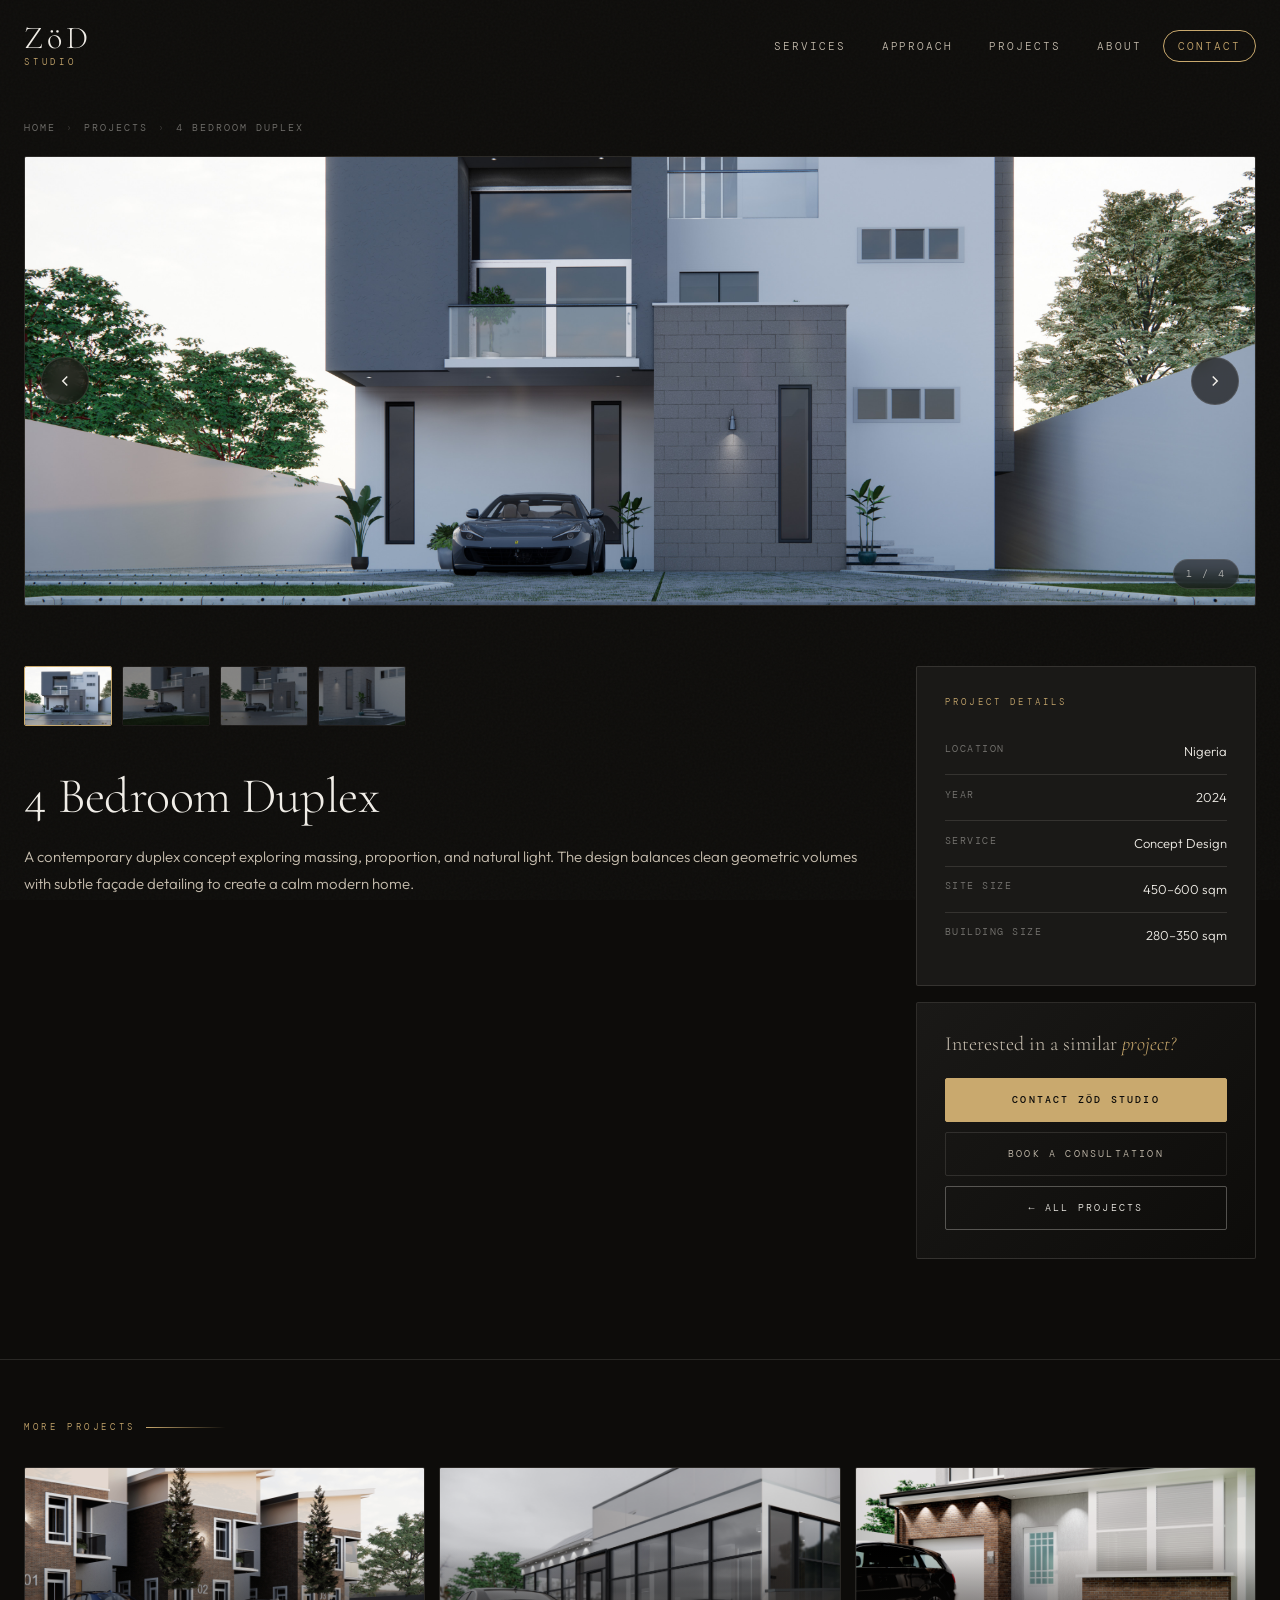
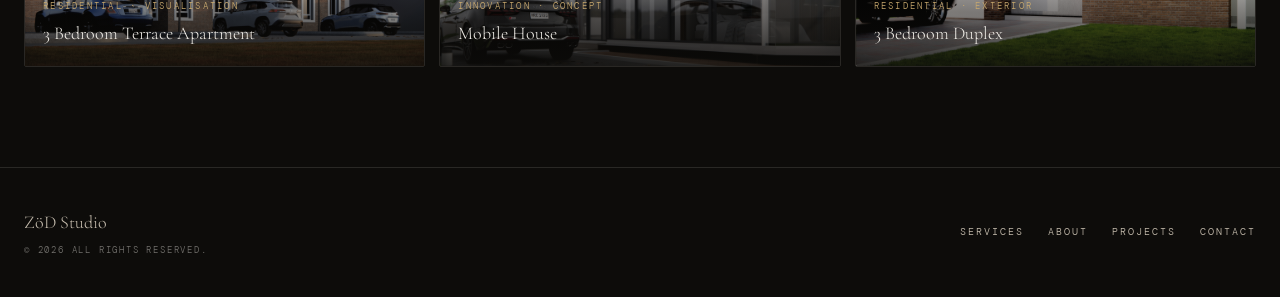
<file: project.html>
<!doctype html>
<html lang="en">
<head>
  <meta charset="utf-8"/>
  <meta name="viewport" content="width=device-width,initial-scale=1"/>
  <title>Project — ZöD Studio</title>
  <meta name="description" content="Project details — ZöD Studio architectural design and digital visualisation."/>
  <link rel="preconnect" href="https://fonts.googleapis.com">
  <link rel="preconnect" href="https://fonts.gstatic.com" crossorigin>
  <link href="https://fonts.googleapis.com/css2?family=Cormorant+Garamond:ital,wght@0,300;0,400;0,600;1,300;1,400&family=DM+Mono:wght@300;400;500&family=Outfit:wght@300;400;500;600&display=swap" rel="stylesheet">
  <style>
    :root{
      --stone:#0D0C0A; --ash:#1A1917; --sand:#F0EDE7; --warm:#C8BFB0;
      --muted:rgba(240,237,231,.45); --line:rgba(240,237,231,.12);
      --accent:#C9A96E;
      --serif:'Cormorant Garamond',Georgia,serif;
      --mono:'DM Mono','Courier New',monospace;
      --body:'Outfit',system-ui,sans-serif;
      --max:1280px;
    }
    *,*::before,*::after{box-sizing:border-box;margin:0;padding:0;}
    body{background:var(--stone);color:var(--sand);font-family:var(--body);font-weight:300;line-height:1.6;-webkit-font-smoothing:antialiased;overflow-x:hidden;}
    a{color:inherit;text-decoration:none;}
    img{display:block;max-width:100%;}

    body::before{content:'';position:fixed;inset:0;z-index:0;pointer-events:none;background-image:url("data:image/svg+xml,%3Csvg viewBox='0 0 512 512' xmlns='http://www.w3.org/2000/svg'%3E%3Cfilter id='n'%3E%3CfeTurbulence type='fractalNoise' baseFrequency='0.75' numOctaves='4' stitchTiles='stitch'/%3E%3C/filter%3E%3Crect width='100%25' height='100%25' filter='url(%23n)' opacity='1'/%3E%3C/svg%3E");opacity:.028;mix-blend-mode:screen;}

    .wrap{width:min(var(--max),calc(100% - 48px));margin:0 auto;position:relative;z-index:1;}

    /* HEADER */
    header{position:fixed;top:0;left:0;right:0;z-index:100;transition:background .4s ease;}
    header.scrolled{background:rgba(13,12,10,.88);backdrop-filter:blur(20px);border-bottom:1px solid var(--line);}
    .nav{display:flex;justify-content:space-between;align-items:center;padding:22px 0;transition:padding .4s ease;}
    header.scrolled .nav{padding:14px 0;}
    .brand{display:flex;flex-direction:column;line-height:1;user-select:none;}
    .brand-main{font-family:var(--serif);font-weight:300;font-size:32px;letter-spacing:.12em;color:var(--sand);transition:font-size .4s ease;}
    header.scrolled .brand-main{font-size:26px;}
    .brand-sub{font-family:var(--mono);font-size:9px;letter-spacing:.42em;text-transform:uppercase;color:var(--accent);margin-top:4px;}
    .nav-links{display:flex;align-items:center;gap:6px;list-style:none;}
    .nav-links a{font-family:var(--mono);font-size:11px;letter-spacing:.18em;text-transform:uppercase;color:var(--warm);padding:8px 14px;border-radius:999px;border:1px solid transparent;transition:all .22s ease;}
    .nav-links a:hover{color:var(--sand);border-color:var(--line);background:rgba(240,237,231,.06);}
    .nav-cta{border-color:var(--accent)!important;color:var(--accent)!important;}
    .nav-cta:hover{background:var(--accent)!important;color:var(--stone)!important;}
    .menu-btn{display:none;background:none;border:1px solid var(--line);color:var(--sand);font-family:var(--mono);font-size:10px;letter-spacing:.2em;text-transform:uppercase;padding:8px 14px;border-radius:4px;cursor:pointer;}

    /* BREADCRUMB */
    .breadcrumb{padding:120px 0 20px;display:flex;gap:10px;align-items:center;}
    .breadcrumb a,.breadcrumb span{font-family:var(--mono);font-size:10px;letter-spacing:.2em;text-transform:uppercase;color:var(--muted);}
    .breadcrumb a:hover{color:var(--accent);}
    .breadcrumb .sep{color:rgba(240,237,231,.2);}

    /* HERO IMAGE */
    .project-hero{
      position:relative;width:100%;
      height:clamp(300px,50vh,580px);
      overflow:hidden;border-radius:2px;
      border:1px solid var(--line);
      margin-bottom:60px;
    }
    .project-hero img{width:100%;height:100%;object-fit:cover;display:block;}
    .hero-nav-btn{
      position:absolute;top:50%;transform:translateY(-50%);
      width:48px;height:48px;border-radius:50%;
      background:rgba(13,12,10,.65);backdrop-filter:blur(8px);
      border:1px solid var(--line);color:var(--sand);
      display:grid;place-items:center;cursor:pointer;
      transition:background .2s ease,border-color .2s ease;
    }
    .hero-nav-btn:hover{background:rgba(201,169,110,.2);border-color:var(--accent);}
    .hero-nav-btn.prev{left:16px;}
    .hero-nav-btn.next{right:16px;}
    .hero-counter{
      position:absolute;bottom:16px;right:16px;
      font-family:var(--mono);font-size:10px;letter-spacing:.2em;
      color:rgba(240,237,231,.7);
      background:rgba(13,12,10,.55);backdrop-filter:blur(6px);
      padding:6px 12px;border-radius:999px;
      border:1px solid var(--line);
    }

    /* LAYOUT */
    .project-layout{display:grid;grid-template-columns:1fr 340px;gap:48px;align-items:start;padding-bottom:100px;}
    @media(max-width:900px){.project-layout{grid-template-columns:1fr;}}

    /* LEFT: gallery + description */
    .gallery-thumbs{display:flex;gap:10px;overflow-x:auto;padding-bottom:4px;margin-bottom:40px;scrollbar-width:none;}
    .gallery-thumbs::-webkit-scrollbar{display:none;}
    .thumb{
      flex:0 0 88px;height:60px;border-radius:2px;overflow:hidden;
      border:1px solid var(--line);cursor:pointer;opacity:.5;
      transition:opacity .2s,border-color .2s;
    }
    .thumb img{width:100%;height:100%;object-fit:cover;display:block;}
    .thumb:hover{opacity:.8;}
    .thumb.active{opacity:1;border-color:var(--accent);}

    .project-desc h2{font-family:var(--serif);font-weight:300;font-size:clamp(32px,4vw,50px);line-height:1.05;letter-spacing:-.01em;margin-bottom:20px;}
    .project-desc h2 em{font-style:italic;color:var(--accent);}
    .project-desc p{color:var(--warm);font-size:15px;line-height:1.8;}

    /* RIGHT: sidebar */
    .sidebar{position:sticky;top:100px;}
    .sidebar-block{background:var(--ash);border:1px solid var(--line);border-radius:2px;padding:28px;margin-bottom:16px;}
    .sidebar-label{font-family:var(--mono);font-size:9px;letter-spacing:.35em;text-transform:uppercase;color:var(--accent);margin-bottom:20px;}
    .specs-list{display:flex;flex-direction:column;gap:0;}
    .spec-row{display:flex;justify-content:space-between;align-items:flex-start;gap:12px;padding:12px 0;border-bottom:1px solid var(--line);}
    .spec-row:last-child{border-bottom:none;}
    .spec-key{font-family:var(--mono);font-size:10px;letter-spacing:.15em;text-transform:uppercase;color:var(--muted);flex-shrink:0;}
    .spec-val{font-size:13px;color:var(--sand);text-align:right;}

    .cta-block{background:linear-gradient(135deg,#1A1917,#0D0C0A);border:1px solid var(--line);border-radius:2px;padding:28px;}
    .cta-block p{font-family:var(--serif);font-size:20px;font-weight:300;color:var(--warm);line-height:1.35;margin-bottom:20px;}
    .cta-block p em{font-style:italic;color:var(--accent);}
    .cta-btns{display:flex;flex-direction:column;gap:10px;}

    /* BUTTONS */
    .btn{display:inline-flex;align-items:center;justify-content:center;gap:10px;font-family:var(--mono);font-size:10px;letter-spacing:.22em;text-transform:uppercase;padding:13px 20px;border-radius:2px;cursor:pointer;transition:all .22s ease;white-space:nowrap;width:100%;}
    .btn-outline{border:1px solid rgba(240,237,231,.3);color:var(--sand);background:transparent;}
    .btn-outline:hover{border-color:var(--sand);background:rgba(240,237,231,.08);}
    .btn-accent{background:var(--accent);color:var(--stone);border:1px solid var(--accent);font-weight:500;}
    .btn-accent:hover{background:transparent;color:var(--accent);}
    .btn-ghost{border:1px solid var(--line);color:var(--warm);background:transparent;}
    .btn-ghost:hover{border-color:var(--line);color:var(--sand);background:rgba(240,237,231,.05);}

    /* RELATED */
    .related-section{padding:60px 0 100px;border-top:1px solid var(--line);}
    .related-label{font-family:var(--mono);font-size:9px;letter-spacing:.4em;text-transform:uppercase;color:var(--accent);margin-bottom:32px;display:flex;align-items:center;gap:10px;}
    .related-label::after{content:'';flex:1;height:1px;background:linear-gradient(90deg,var(--accent),transparent);max-width:80px;}
    .related-grid{display:grid;grid-template-columns:repeat(3,1fr);gap:14px;}
    @media(max-width:700px){.related-grid{grid-template-columns:1fr;}}
    .related-card{position:relative;display:block;height:200px;border-radius:2px;overflow:hidden;border:1px solid var(--line);transition:transform .3s ease,border-color .3s ease;}
    .related-card:hover{transform:translateY(-4px);border-color:rgba(201,169,110,.3);}
    .related-img{position:absolute;inset:0;background-size:cover;background-position:center;transition:transform .5s ease,filter .3s ease;filter:saturate(.8);}
    .related-card:hover .related-img{transform:scale(1.05);filter:saturate(1);}
    .related-overlay{position:absolute;inset:0;background:linear-gradient(180deg,transparent 40%,rgba(13,12,10,.85) 100%);}
    .related-meta{position:absolute;bottom:0;left:0;right:0;padding:18px;}
    .related-tag{font-family:var(--mono);font-size:9px;letter-spacing:.25em;text-transform:uppercase;color:var(--accent);margin-bottom:6px;}
    .related-title{font-family:var(--serif);font-size:18px;font-weight:300;color:var(--sand);}

    /* FOOTER */
    footer{padding:40px 0;border-top:1px solid var(--line);}
    .foot{display:flex;justify-content:space-between;align-items:center;gap:20px;flex-wrap:wrap;}
    .foot-brand{font-family:var(--serif);font-size:18px;font-weight:300;color:var(--warm);}
    .foot-copy{font-family:var(--mono);font-size:9px;letter-spacing:.2em;text-transform:uppercase;color:var(--muted);}
    .foot-links{display:flex;gap:24px;}
    .foot-links a{font-family:var(--mono);font-size:10px;letter-spacing:.2em;text-transform:uppercase;color:var(--warm);transition:color .2s;}
    .foot-links a:hover{color:var(--accent);}

    /* MOBILE NAV */
    @media(max-width:768px){
      .nav-links{display:none;}
      .menu-btn{display:block;}
      .nav-links.open{display:flex;flex-direction:column;position:fixed;inset:0;z-index:200;background:var(--stone);justify-content:center;align-items:center;gap:20px;padding:40px;}
    }
  </style>
</head>
<body>

  <header id="hdr">
    <div class="wrap">
      <div class="nav">
        <a href="index.html" class="brand" aria-label="ZöD Studio Home">
          <span class="brand-main">ZöD</span>
          <span class="brand-sub">Studio</span>
        </a>
        <button class="menu-btn" id="menuBtn">Menu</button>
        <ul class="nav-links" id="navLinks" role="list">
          <li><a href="index.html#services">Services</a></li>
          <li><a href="index.html#process">Approach</a></li>
          <li><a href="projects.html">Projects</a></li>
          <li><a href="about.html">About</a></li>
          <li><a href="index.html#contact" class="nav-cta">Contact</a></li>
        </ul>
      </div>
    </div>
  </header>

  <div class="wrap">
    <!-- BREADCRUMB -->
    <nav class="breadcrumb" aria-label="Breadcrumb">
      <a href="index.html">Home</a>
      <span class="sep">›</span>
      <a href="projects.html">Projects</a>
      <span class="sep">›</span>
      <span id="crumbTitle">Project</span>
    </nav>

    <!-- HERO IMAGE -->
    <div class="project-hero" aria-label="Project gallery">
      <img id="mainImg" src="work1.jpg" alt="Project image">
      <button class="hero-nav-btn prev" id="prevBtn" aria-label="Previous image">
        <svg width="18" height="18" viewBox="0 0 24 24" fill="none" stroke="currentColor" stroke-width="2"><path d="M15 18l-6-6 6-6"/></svg>
      </button>
      <button class="hero-nav-btn next" id="nextBtn" aria-label="Next image">
        <svg width="18" height="18" viewBox="0 0 24 24" fill="none" stroke="currentColor" stroke-width="2"><path d="M9 18l6-6-6-6"/></svg>
      </button>
      <div class="hero-counter" id="counter">1 / 1</div>
    </div>

    <!-- LAYOUT -->
    <div class="project-layout">

      <!-- LEFT -->
      <div>
        <!-- Thumbnails -->
        <div class="gallery-thumbs" id="thumbStrip" aria-label="Image thumbnails"></div>

        <!-- Description -->
        <div class="project-desc">
          <h2 id="pTitle">Loading…</h2>
          <p id="pDesc"></p>
        </div>
      </div>

      <!-- RIGHT SIDEBAR -->
      <aside class="sidebar">
        <div class="sidebar-block">
          <div class="sidebar-label">Project Details</div>
          <div class="specs-list" id="specsList"></div>
        </div>

        <div class="cta-block">
          <p>Interested in a similar <em>project?</em></p>
          <div class="cta-btns">
            <a class="btn btn-accent" href="index.html#contact">Contact ZöD Studio</a>
            <a class="btn btn-ghost" href="https://outlook.office.com/book/ZDStudio@zodstudio.com/" target="_blank" rel="noopener">Book a Consultation</a>
            <a class="btn btn-outline" href="projects.html">← All Projects</a>
          </div>
        </div>
      </aside>
    </div>
  </div>

  <!-- RELATED PROJECTS -->
  <section class="related-section">
    <div class="wrap">
      <div class="related-label">More Projects</div>
      <div class="related-grid" id="relatedGrid"></div>
    </div>
  </section>

  <footer>
    <div class="wrap">
      <div class="foot">
        <div>
          <div class="foot-brand">ZöD Studio</div>
          <div class="foot-copy" style="margin-top:6px;">© <span id="y"></span> All rights reserved.</div>
        </div>
        <nav class="foot-links">
          <a href="index.html#services">Services</a>
          <a href="about.html">About</a>
          <a href="projects.html">Projects</a>
          <a href="index.html#contact">Contact</a>
        </nav>
      </div>
    </div>
  </footer>

  <script>
    document.getElementById('y').textContent = new Date().getFullYear();

    // Header scroll
    const hdr = document.getElementById('hdr');
    window.addEventListener('scroll', () => hdr.classList.toggle('scrolled', window.scrollY > 30), {passive:true});

    // Mobile nav
    const menuBtn = document.getElementById('menuBtn');
    const navLinks = document.getElementById('navLinks');
    menuBtn.addEventListener('click', () => { navLinks.classList.toggle('open'); menuBtn.textContent = navLinks.classList.contains('open') ? 'Close' : 'Menu'; });
    navLinks.querySelectorAll('a').forEach(a => a.addEventListener('click', () => { navLinks.classList.remove('open'); menuBtn.textContent = 'Menu'; }));

    // Project data
    const PROJECTS = {
      p1:{ title:"4 Bedroom Duplex", excerpt:"A contemporary duplex concept exploring massing, proportion, and natural light. The design balances clean geometric volumes with subtle façade detailing to create a calm modern home.", details:{Location:"Nigeria",Year:"2024",Service:"Concept Design","Site size":"450–600 sqm","Building size":"280–350 sqm"}, images:["work1.jpg","work1b.jpg","work1c.jpg","work1d.jpg"], tag:"Residential · Concept" },
      p2:{ title:"3 Bedroom Terrace Apartment", excerpt:"Exterior visualisation showcasing a compact, well-proportioned terrace apartment block with warm materials and a welcoming street frontage.", details:{Location:"Abuja, Nigeria",Year:"2023",Service:"Visualisation","Site size":"Medium-density residential","Building size":"140–180 sqm per unit"}, images:["work2.jpg","work2b.jpg","work2c.jpg","work2d.jpg","work2e.jpg","work2f.jpg"], tag:"Residential · Visualisation" },
      p3:{ title:"Mobile House", excerpt:"A sleek, modern mobile home concept designed with expansive glazing, compact planning, and a strong indoor–outdoor connection.", details:{Location:"United Kingdom",Year:"2024",Service:"Development Study","Site size":"Flexible","Building size":"28–45 sqm"}, images:["work3.jpg","work3b.jpg","work3c.jpg","work3d.jpg","work3e.jpg","work3f.jpg","work3g.jpg","work3h.jpg","work3i.jpg"], tag:"Innovation · Concept" },
      p4:{ title:"3 Bedroom Duplex", excerpt:"Exterior visuals illustrating a compact duplex design with warm textures, practical planning, and modern curb appeal.", details:{Location:"United Kingdom",Year:"2025",Service:"Exterior Visualisation","Site size":"450–500 sqm","Building size":"200–250 sqm"}, images:["work4.jpg","work4b.jpg","work4c.jpg"], tag:"Residential · Exterior" },
      p5:{ title:"Bedroom Interior Visualisation", excerpt:"Interior visual study demonstrating material contrast, lighting balance, and modern bedroom styling.", details:{Location:"Lagos, Nigeria",Year:"2023",Service:"Interior Visualization","Bedroom size":"18 sqm"}, images:["work5.jpg","work5b.jpg","work5c.jpg","work5d.jpg","work5e.jpg"], tag:"Interior · Visualisation" },
      p6:{ title:"4 Bedroom Duplex", excerpt:"Exterior and massing study for a generous four-bedroom duplex, exploring material warmth and proportion.", details:{Service:"Massing / Feasibility"}, images:["work6.jpg","work6b.jpg","work6c.jpg","work6d.jpg"], tag:"Residential · Massing" },
      p7:{ title:"3 Bedroom Duplex", excerpt:"Concept study for a three-bedroom duplex with a focus on street presence and efficient spatial planning.", details:{Service:"Concept Design"}, images:["work7.jpg","work7b.jpg","work7c.jpg","work7d.jpg"], tag:"Residential · Concept" }
    };

    const qs = new URLSearchParams(window.location.search);
    const id = qs.get('id') || 'p1';
    const data = PROJECTS[id] || PROJECTS.p1;
    const imgs = data.images || [];
    let idx = 0;

    // Populate
    document.getElementById('pTitle').textContent = data.title;
    document.getElementById('crumbTitle').textContent = data.title;
    document.getElementById('pDesc').textContent = data.excerpt || '';
    document.title = data.title + ' — ZöD Studio';

    // Specs
    document.getElementById('specsList').innerHTML = Object.entries(data.details || {}).map(([k,v]) =>
      `<div class="spec-row"><span class="spec-key">${k}</span><span class="spec-val">${v}</span></div>`
    ).join('');

    // Gallery
    const mainImg = document.getElementById('mainImg');
    const counter = document.getElementById('counter');
    const thumbStrip = document.getElementById('thumbStrip');

    function setImage(i) {
      idx = ((i % imgs.length) + imgs.length) % imgs.length;
      mainImg.src = imgs[idx];
      counter.textContent = `${idx + 1} / ${imgs.length}`;
      thumbStrip.querySelectorAll('.thumb').forEach((t, n) => t.classList.toggle('active', n === idx));
    }

    thumbStrip.innerHTML = imgs.map((src, i) =>
      `<div class="thumb ${i===0?'active':''}" data-i="${i}"><img src="${src}" alt="Thumbnail ${i+1}" loading="lazy"></div>`
    ).join('');

    thumbStrip.addEventListener('click', e => {
      const t = e.target.closest('.thumb');
      if(t) setImage(parseInt(t.dataset.i, 10));
    });

    document.getElementById('prevBtn').addEventListener('click', () => setImage(idx - 1));
    document.getElementById('nextBtn').addEventListener('click', () => setImage(idx + 1));

    // Keyboard nav
    document.addEventListener('keydown', e => {
      if(e.key === 'ArrowLeft') setImage(idx - 1);
      if(e.key === 'ArrowRight') setImage(idx + 1);
    });

    setImage(0);
    if(imgs.length <= 1) { document.getElementById('prevBtn').style.display = 'none'; document.getElementById('nextBtn').style.display = 'none'; }

    // Related projects
    const relatedIds = Object.keys(PROJECTS).filter(k => k !== id).slice(0, 3);
    document.getElementById('relatedGrid').innerHTML = relatedIds.map(rid => {
      const p = PROJECTS[rid];
      return `<a class="related-card" href="project.html?id=${rid}" aria-label="${p.title}">
        <div class="related-img" style="background-image:url('${p.images[0]}')"></div>
        <div class="related-overlay"></div>
        <div class="related-meta">
          <div class="related-tag">${p.tag || ''}</div>
          <div class="related-title">${p.title}</div>
        </div>
      </a>`;
    }).join('');
  </script>
</body>
</html>
</file>
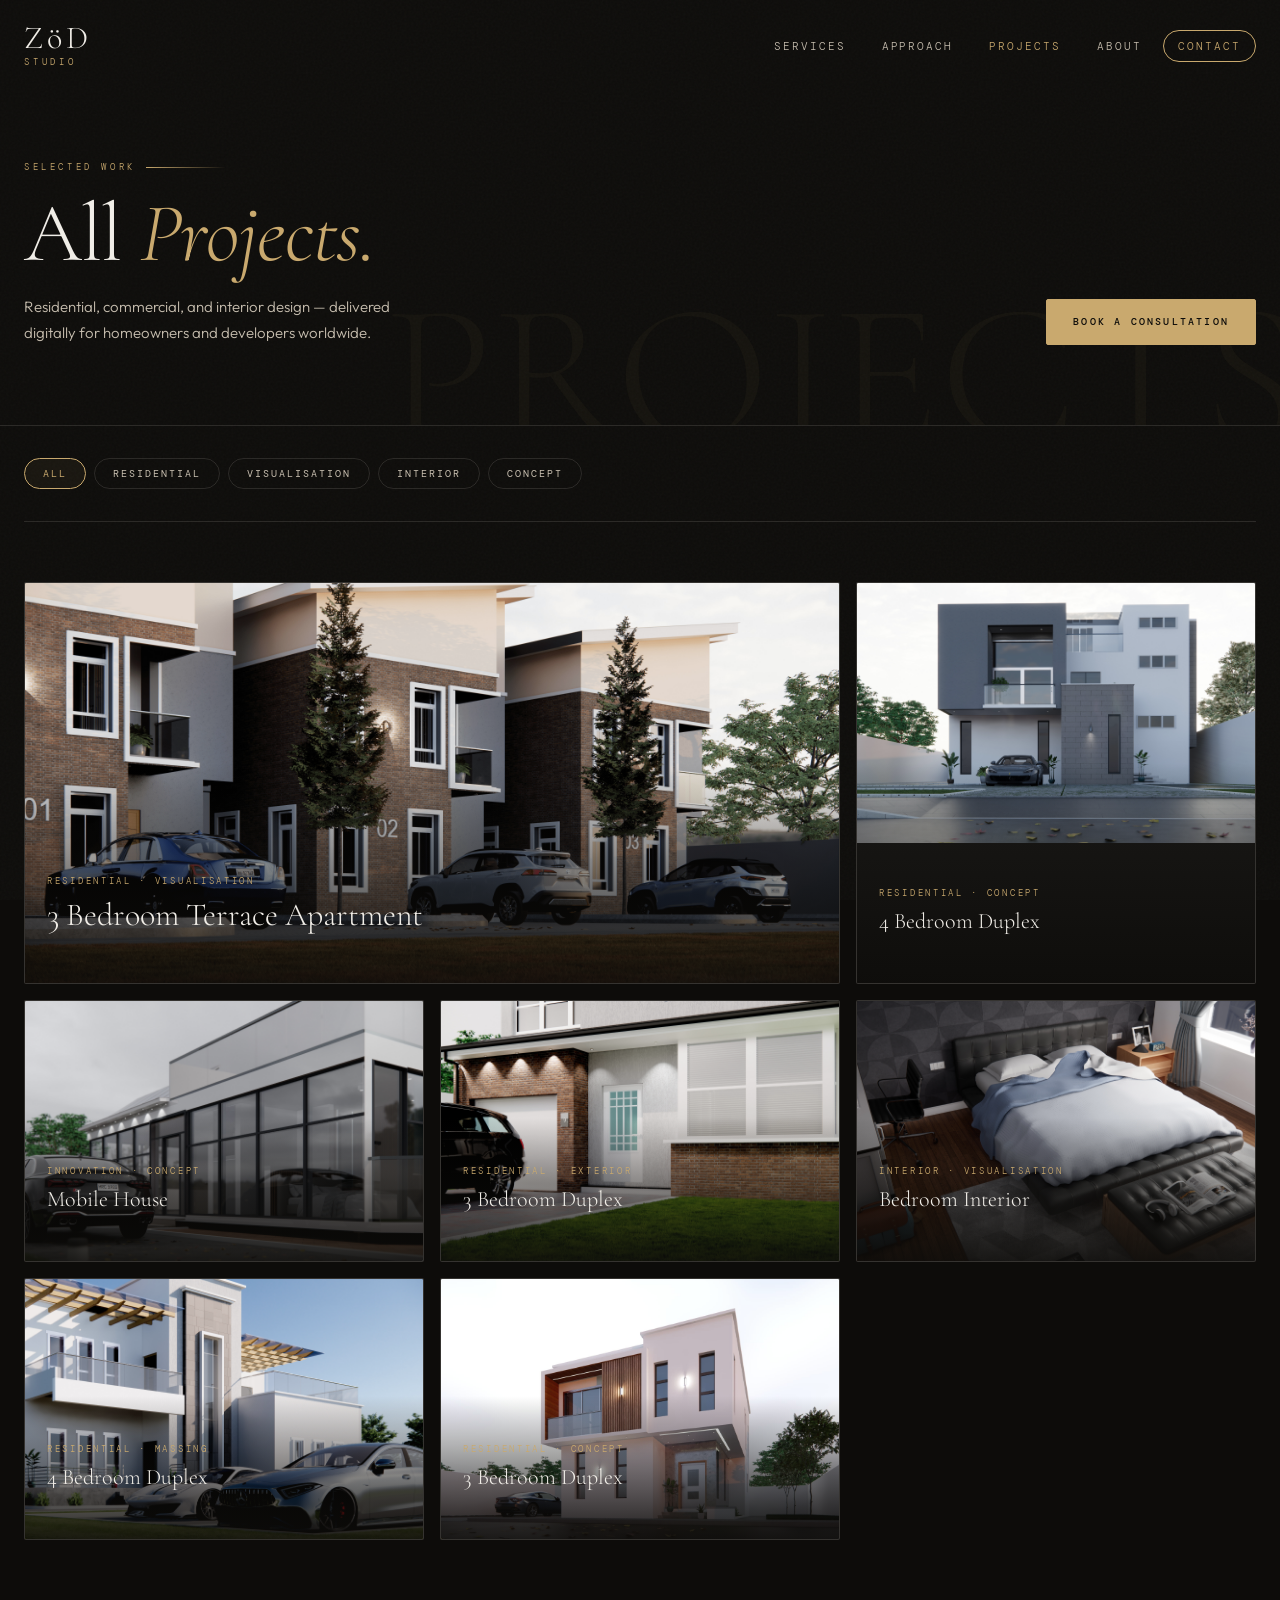
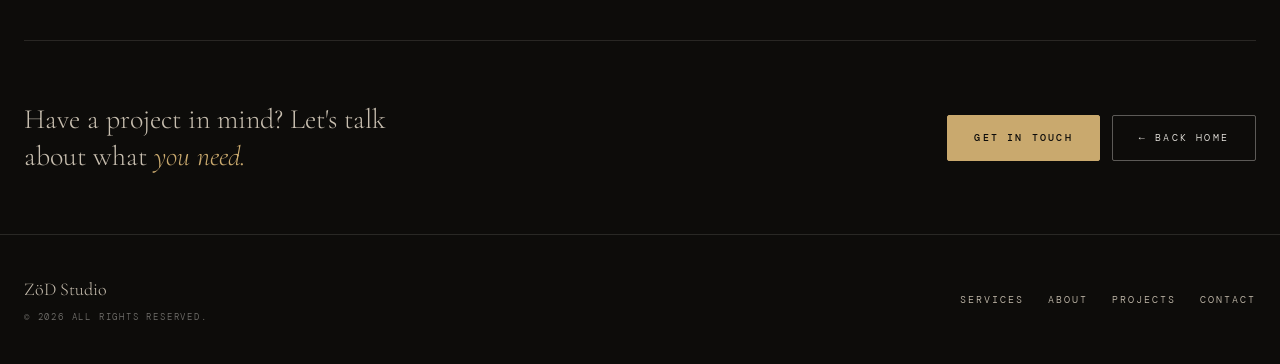
<file: projects.html>
<!doctype html>
<html lang="en">
<head>
  <meta charset="utf-8"/>
  <meta name="viewport" content="width=device-width,initial-scale=1"/>
  <title>Projects — ZöD Studio</title>
  <meta name="description" content="All projects by ZöD Studio — architectural design and digital visualisation for homeowners and developers."/>
  <link rel="preconnect" href="https://fonts.googleapis.com">
  <link rel="preconnect" href="https://fonts.gstatic.com" crossorigin>
  <link href="https://fonts.googleapis.com/css2?family=Cormorant+Garamond:ital,wght@0,300;0,400;0,600;1,300;1,400&family=DM+Mono:wght@300;400;500&family=Outfit:wght@300;400;500;600&display=swap" rel="stylesheet">
  <style>
    :root{
      --stone:#0D0C0A; --ash:#1A1917; --sand:#F0EDE7; --warm:#C8BFB0;
      --muted:rgba(240,237,231,.45); --line:rgba(240,237,231,.12);
      --accent:#C9A96E;
      --serif:'Cormorant Garamond',Georgia,serif;
      --mono:'DM Mono','Courier New',monospace;
      --body:'Outfit',system-ui,sans-serif;
      --max:1280px;
    }
    *,*::before,*::after{box-sizing:border-box;margin:0;padding:0;}
    html{scroll-behavior:smooth;}
    body{background:var(--stone);color:var(--sand);font-family:var(--body);font-weight:300;line-height:1.6;-webkit-font-smoothing:antialiased;overflow-x:hidden;}
    a{color:inherit;text-decoration:none;}

    body::before{content:'';position:fixed;inset:0;z-index:0;pointer-events:none;background-image:url("data:image/svg+xml,%3Csvg viewBox='0 0 512 512' xmlns='http://www.w3.org/2000/svg'%3E%3Cfilter id='n'%3E%3CfeTurbulence type='fractalNoise' baseFrequency='0.75' numOctaves='4' stitchTiles='stitch'/%3E%3C/filter%3E%3Crect width='100%25' height='100%25' filter='url(%23n)' opacity='1'/%3E%3C/svg%3E");opacity:.028;mix-blend-mode:screen;}

    .wrap{width:min(var(--max),calc(100% - 48px));margin:0 auto;position:relative;z-index:1;}

    /* HEADER */
    header{position:fixed;top:0;left:0;right:0;z-index:100;transition:background .4s ease;}
    header.scrolled{background:rgba(13,12,10,.88);backdrop-filter:blur(20px);border-bottom:1px solid var(--line);}
    .nav{display:flex;justify-content:space-between;align-items:center;padding:22px 0;transition:padding .4s ease;}
    header.scrolled .nav{padding:14px 0;}
    .brand{display:flex;flex-direction:column;line-height:1;user-select:none;}
    .brand-main{font-family:var(--serif);font-weight:300;font-size:32px;letter-spacing:.12em;color:var(--sand);transition:font-size .4s ease;}
    header.scrolled .brand-main{font-size:26px;}
    .brand-sub{font-family:var(--mono);font-size:9px;letter-spacing:.42em;text-transform:uppercase;color:var(--accent);margin-top:4px;}
    .nav-links{display:flex;align-items:center;gap:6px;list-style:none;}
    .nav-links a{font-family:var(--mono);font-size:11px;letter-spacing:.18em;text-transform:uppercase;color:var(--warm);padding:8px 14px;border-radius:999px;border:1px solid transparent;transition:all .22s ease;}
    .nav-links a:hover{color:var(--sand);border-color:var(--line);background:rgba(240,237,231,.06);}
    .nav-cta{border-color:var(--accent)!important;color:var(--accent)!important;}
    .nav-cta:hover{background:var(--accent)!important;color:var(--stone)!important;}
    .menu-btn{display:none;background:none;border:1px solid var(--line);color:var(--sand);font-family:var(--mono);font-size:10px;letter-spacing:.2em;text-transform:uppercase;padding:8px 14px;border-radius:4px;cursor:pointer;}

    /* PAGE HEADER */
    .page-header{padding:160px 0 80px;border-bottom:1px solid var(--line);position:relative;overflow:hidden;}
    .page-header::before{content:'PROJECTS';position:absolute;right:-20px;bottom:-50px;font-family:var(--serif);font-size:200px;font-weight:300;line-height:1;color:rgba(201,169,110,.04);user-select:none;pointer-events:none;white-space:nowrap;}
    .page-label{font-family:var(--mono);font-size:9px;letter-spacing:.4em;text-transform:uppercase;color:var(--accent);margin-bottom:20px;display:flex;align-items:center;gap:10px;}
    .page-label::after{content:'';flex:1;height:1px;background:linear-gradient(90deg,var(--accent),transparent);max-width:80px;}
    h1{font-family:var(--serif);font-weight:300;font-size:clamp(48px,6.5vw,88px);line-height:.96;letter-spacing:-.01em;}
    h1 em{font-style:italic;color:var(--accent);}
    .header-row{display:flex;justify-content:space-between;align-items:flex-end;gap:24px;flex-wrap:wrap;}
    .page-lead{color:var(--warm);font-size:15px;max-width:42ch;line-height:1.7;margin-top:20px;}

    /* FILTERS */
    .filters{padding:32px 0;border-bottom:1px solid var(--line);display:flex;gap:8px;flex-wrap:wrap;}
    .filter-btn{font-family:var(--mono);font-size:10px;letter-spacing:.2em;text-transform:uppercase;padding:8px 18px;border-radius:999px;border:1px solid var(--line);color:var(--warm);background:transparent;cursor:pointer;transition:all .2s ease;}
    .filter-btn:hover,.filter-btn.active{border-color:var(--accent);color:var(--accent);background:rgba(201,169,110,.06);}

    /* PROJECTS GRID */
    .projects-section{padding:60px 0 100px;}
    .proj-grid{display:grid;grid-template-columns:repeat(3,1fr);gap:16px;}
    @media(max-width:1024px){.proj-grid{grid-template-columns:repeat(2,1fr);}}
    @media(max-width:580px){.proj-grid{grid-template-columns:1fr;}}

    .proj-card{
      position:relative;display:block;
      border-radius:2px;overflow:hidden;border:1px solid var(--line);
      background:var(--ash);
      transition:border-color .3s ease,transform .3s ease;
    }
    .proj-card:hover{border-color:rgba(201,169,110,.3);transform:translateY(-4px);}

    .proj-img{
      width:100%;height:260px;
      background-size:cover;background-position:center;
      transition:transform .5s ease,filter .4s ease;
      filter:saturate(.85);
    }
    .proj-card:hover .proj-img{transform:scale(1.04);filter:saturate(1);}

    .proj-overlay{
      position:absolute;inset:0;
      background:linear-gradient(180deg,transparent 45%,rgba(13,12,10,.9) 100%);
      transition:opacity .3s ease;
    }

    .proj-meta{position:absolute;bottom:0;left:0;right:0;padding:24px 22px;}
    .proj-tag{font-family:var(--mono);font-size:9px;letter-spacing:.3em;text-transform:uppercase;color:var(--accent);margin-bottom:8px;}
    .proj-title{font-family:var(--serif);font-size:22px;font-weight:300;color:var(--sand);line-height:1.2;margin-bottom:10px;}
    .proj-cta{font-family:var(--mono);font-size:9px;letter-spacing:.2em;text-transform:uppercase;color:var(--warm);opacity:0;transform:translateY(6px);transition:all .3s ease;}
    .proj-card:hover .proj-cta{opacity:1;transform:none;}

    /* FEATURED (first card spans 2 cols) */
    .proj-card.featured{grid-column:span 2;}
    .proj-card.featured .proj-img{height:400px;}
    .proj-card.featured .proj-title{font-size:32px;}
    @media(max-width:1024px){.proj-card.featured{grid-column:span 1;}}
    @media(max-width:1024px){.proj-card.featured .proj-img{height:260px;}}
    @media(max-width:1024px){.proj-card.featured .proj-title{font-size:22px;}}

    /* CTA */
    .bottom-cta{padding:60px 0;border-top:1px solid var(--line);display:flex;justify-content:space-between;align-items:center;gap:20px;flex-wrap:wrap;}
    .bottom-cta p{font-family:var(--serif);font-size:28px;font-weight:300;color:var(--warm);max-width:32ch;line-height:1.3;}
    .bottom-cta p em{font-style:italic;color:var(--accent);}

    /* BUTTONS */
    .btn{display:inline-flex;align-items:center;gap:10px;font-family:var(--mono);font-size:10px;letter-spacing:.22em;text-transform:uppercase;padding:14px 26px;border-radius:2px;cursor:pointer;transition:all .22s ease;white-space:nowrap;}
    .btn-outline{border:1px solid rgba(240,237,231,.35);color:var(--sand);background:transparent;}
    .btn-outline:hover{border-color:var(--sand);background:rgba(240,237,231,.08);}
    .btn-accent{background:var(--accent);color:var(--stone);border:1px solid var(--accent);font-weight:500;}
    .btn-accent:hover{background:transparent;color:var(--accent);}

    /* FOOTER */
    footer{padding:40px 0;border-top:1px solid var(--line);}
    .foot{display:flex;justify-content:space-between;align-items:center;gap:20px;flex-wrap:wrap;}
    .foot-brand{font-family:var(--serif);font-size:18px;font-weight:300;color:var(--warm);}
    .foot-copy{font-family:var(--mono);font-size:9px;letter-spacing:.2em;text-transform:uppercase;color:var(--muted);}
    .foot-links{display:flex;gap:24px;}
    .foot-links a{font-family:var(--mono);font-size:10px;letter-spacing:.2em;text-transform:uppercase;color:var(--warm);transition:color .2s;}
    .foot-links a:hover{color:var(--accent);}

    /* REVEAL */
    .reveal{opacity:0;transform:translateY(20px);transition:opacity .6s ease,transform .6s ease;}
    .reveal.in{opacity:1;transform:none;}
    .reveal-delay-1{transition-delay:.08s;}
    .reveal-delay-2{transition-delay:.16s;}
    .reveal-delay-3{transition-delay:.24s;}
    .reveal-delay-4{transition-delay:.32s;}
    .reveal-delay-5{transition-delay:.40s;}
    .reveal-delay-6{transition-delay:.48s;}

    /* MOBILE NAV */
    @media(max-width:768px){
      .nav-links{display:none;}
      .menu-btn{display:block;}
      .nav-links.open{display:flex;flex-direction:column;position:fixed;inset:0;z-index:200;background:var(--stone);justify-content:center;align-items:center;gap:20px;padding:40px;}
      .bottom-cta{flex-direction:column;align-items:flex-start;}
    }
  </style>
</head>
<body>

  <header id="hdr">
    <div class="wrap">
      <div class="nav">
        <a href="index.html" class="brand" aria-label="ZöD Studio Home">
          <span class="brand-main">ZöD</span>
          <span class="brand-sub">Studio</span>
        </a>
        <button class="menu-btn" id="menuBtn">Menu</button>
        <ul class="nav-links" id="navLinks" role="list">
          <li><a href="index.html#services">Services</a></li>
          <li><a href="index.html#process">Approach</a></li>
          <li><a href="projects.html" style="color:var(--accent)">Projects</a></li>
          <li><a href="about.html">About</a></li>
          <li><a href="index.html#contact" class="nav-cta">Contact</a></li>
        </ul>
      </div>
    </div>
  </header>

  <!-- PAGE HEADER -->
  <div class="page-header">
    <div class="wrap">
      <div class="header-row">
        <div>
          <p class="page-label reveal">Selected Work</p>
          <h1 class="reveal reveal-delay-1">All <em>Projects.</em></h1>
          <p class="page-lead reveal reveal-delay-2">Residential, commercial, and interior design — delivered digitally for homeowners and developers worldwide.</p>
        </div>
        <a class="btn btn-accent reveal reveal-delay-2" href="https://outlook.office.com/book/ZDStudio@zodstudio.com/" target="_blank" rel="noopener">Book a Consultation</a>
      </div>
    </div>
  </div>

  <!-- FILTERS -->
  <div class="wrap">
    <div class="filters">
      <button class="filter-btn active" data-filter="all">All</button>
      <button class="filter-btn" data-filter="residential">Residential</button>
      <button class="filter-btn" data-filter="visualisation">Visualisation</button>
      <button class="filter-btn" data-filter="interior">Interior</button>
      <button class="filter-btn" data-filter="concept">Concept</button>
    </div>
  </div>

  <!-- PROJECTS -->
  <section class="projects-section">
    <div class="wrap">
      <div class="proj-grid" id="projGrid">

        <a class="proj-card featured reveal" href="project.html?id=p2" data-tags="residential visualisation" aria-label="3 Bedroom Terrace Apartment">
          <div class="proj-img" style="background-image:url('work2.jpg')"></div>
          <div class="proj-overlay"></div>
          <div class="proj-meta">
            <div class="proj-tag">Residential · Visualisation</div>
            <div class="proj-title">3 Bedroom Terrace Apartment</div>
            <div class="proj-cta">View Project →</div>
          </div>
        </a>

        <a class="proj-card reveal reveal-delay-1" href="project.html?id=p1" data-tags="residential concept" aria-label="4 Bedroom Duplex">
          <div class="proj-img" style="background-image:url('work1.jpg')"></div>
          <div class="proj-overlay"></div>
          <div class="proj-meta">
            <div class="proj-tag">Residential · Concept</div>
            <div class="proj-title">4 Bedroom Duplex</div>
            <div class="proj-cta">View Project →</div>
          </div>
        </a>

        <a class="proj-card reveal reveal-delay-2" href="project.html?id=p3" data-tags="concept" aria-label="Mobile House">
          <div class="proj-img" style="background-image:url('work3.jpg')"></div>
          <div class="proj-overlay"></div>
          <div class="proj-meta">
            <div class="proj-tag">Innovation · Concept</div>
            <div class="proj-title">Mobile House</div>
            <div class="proj-cta">View Project →</div>
          </div>
        </a>

        <a class="proj-card reveal reveal-delay-3" href="project.html?id=p4" data-tags="residential visualisation" aria-label="3 Bedroom Duplex">
          <div class="proj-img" style="background-image:url('work4.jpg')"></div>
          <div class="proj-overlay"></div>
          <div class="proj-meta">
            <div class="proj-tag">Residential · Exterior</div>
            <div class="proj-title">3 Bedroom Duplex</div>
            <div class="proj-cta">View Project →</div>
          </div>
        </a>

        <a class="proj-card reveal reveal-delay-4" href="project.html?id=p5" data-tags="interior visualisation" aria-label="Bedroom Interior">
          <div class="proj-img" style="background-image:url('work5.jpg')"></div>
          <div class="proj-overlay"></div>
          <div class="proj-meta">
            <div class="proj-tag">Interior · Visualisation</div>
            <div class="proj-title">Bedroom Interior</div>
            <div class="proj-cta">View Project →</div>
          </div>
        </a>

        <a class="proj-card reveal reveal-delay-5" href="project.html?id=p6" data-tags="residential visualisation" aria-label="4 Bedroom Duplex">
          <div class="proj-img" style="background-image:url('work6.jpg')"></div>
          <div class="proj-overlay"></div>
          <div class="proj-meta">
            <div class="proj-tag">Residential · Massing</div>
            <div class="proj-title">4 Bedroom Duplex</div>
            <div class="proj-cta">View Project →</div>
          </div>
        </a>

        <a class="proj-card reveal reveal-delay-6" href="project.html?id=p7" data-tags="residential concept" aria-label="3 Bedroom Duplex">
          <div class="proj-img" style="background-image:url('work7.jpg')"></div>
          <div class="proj-overlay"></div>
          <div class="proj-meta">
            <div class="proj-tag">Residential · Concept</div>
            <div class="proj-title">3 Bedroom Duplex</div>
            <div class="proj-cta">View Project →</div>
          </div>
        </a>

      </div>
    </div>
  </section>

  <!-- BOTTOM CTA -->
  <div class="wrap">
    <div class="bottom-cta">
      <p>Have a project in mind? Let's talk about what <em>you need.</em></p>
      <div style="display:flex;gap:12px;flex-wrap:wrap;">
        <a class="btn btn-accent" href="index.html#contact">Get in Touch</a>
        <a class="btn btn-outline" href="index.html">← Back Home</a>
      </div>
    </div>
  </div>

  <footer>
    <div class="wrap">
      <div class="foot">
        <div>
          <div class="foot-brand">ZöD Studio</div>
          <div class="foot-copy" style="margin-top:6px;">© <span id="y"></span> All rights reserved.</div>
        </div>
        <nav class="foot-links">
          <a href="index.html#services">Services</a>
          <a href="about.html">About</a>
          <a href="projects.html">Projects</a>
          <a href="index.html#contact">Contact</a>
        </nav>
      </div>
    </div>
  </footer>

  <script>
    document.getElementById('y').textContent = new Date().getFullYear();
    const hdr = document.getElementById('hdr');
    window.addEventListener('scroll', () => hdr.classList.toggle('scrolled', window.scrollY > 30), {passive:true});

    // Reveal
    const reveals = document.querySelectorAll('.reveal');
    const io = new IntersectionObserver(entries => entries.forEach(e => { if(e.isIntersecting) e.target.classList.add('in'); }), {threshold:.08});
    reveals.forEach(el => io.observe(el));

    // Mobile nav
    const menuBtn = document.getElementById('menuBtn');
    const navLinks = document.getElementById('navLinks');
    menuBtn.addEventListener('click', () => { navLinks.classList.toggle('open'); menuBtn.textContent = navLinks.classList.contains('open') ? 'Close' : 'Menu'; });
    navLinks.querySelectorAll('a').forEach(a => a.addEventListener('click', () => { navLinks.classList.remove('open'); menuBtn.textContent = 'Menu'; }));

    // Filter
    const filterBtns = document.querySelectorAll('.filter-btn');
    const cards = document.querySelectorAll('.proj-card');
    filterBtns.forEach(btn => {
      btn.addEventListener('click', () => {
        filterBtns.forEach(b => b.classList.remove('active'));
        btn.classList.add('active');
        const filter = btn.dataset.filter;
        cards.forEach(card => {
          const tags = card.dataset.tags || '';
          const show = filter === 'all' || tags.includes(filter);
          card.style.display = show ? 'block' : 'none';
        });
      });
    });
  </script>
</body>
</html>
</file>
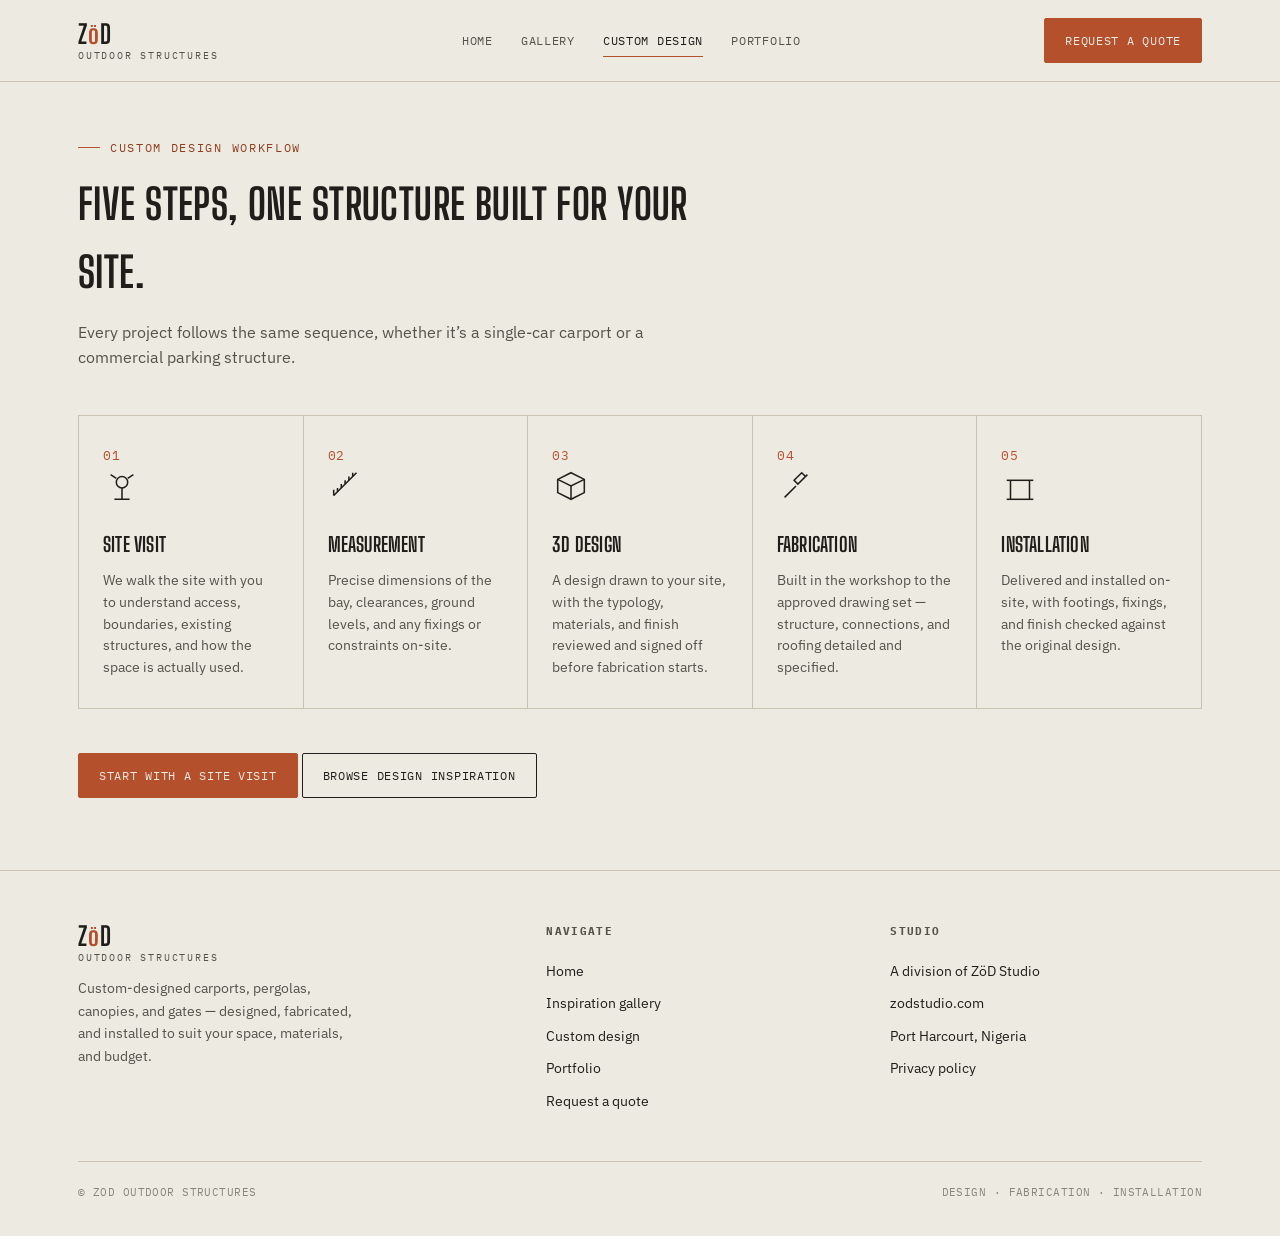
<file: steel-shelter/custom-design.html>
<!DOCTYPE html>
<html lang="en">
<head>
<meta charset="UTF-8">
<meta name="viewport" content="width=device-width, initial-scale=1.0">
<title>Custom design | Z&ouml;D Outdoor Structures</title>
<meta name="description" content="How ZoD Outdoor Structures designs, fabricates, and installs a custom carport, pergola, canopy or gate: site visit, measurement, 3D design, fabrication, installation.">

<link rel="icon" href="favicon.svg" type="image/svg+xml">
<link rel="alternate icon" href="favicon.ico">
<link rel="apple-touch-icon" href="apple-touch-icon.png">

<meta property="og:type" content="website">
<meta property="og:site_name" content="Z&ouml;D Outdoor Structures">
<meta property="og:title" content="Custom design | Z&ouml;D Outdoor Structures">
<meta property="og:description" content="How ZoD Outdoor Structures designs, fabricates, and installs a custom carport, pergola, canopy or gate: site visit, measurement, 3D design, fabrication, installation.">
<meta property="og:image" content="https://www.zodoutdoorstructures.com/images/og-image.jpg">
<meta property="og:url" content="https://www.zodoutdoorstructures.com/">
<meta name="twitter:card" content="summary_large_image">
<meta name="twitter:title" content="Custom design | Z&ouml;D Outdoor Structures">
<meta name="twitter:description" content="How ZoD Outdoor Structures designs, fabricates, and installs a custom carport, pergola, canopy or gate: site visit, measurement, 3D design, fabrication, installation.">
<meta name="twitter:image" content="https://www.zodoutdoorstructures.com/images/og-image.jpg">

<link rel="preconnect" href="https://fonts.googleapis.com">
<link rel="preconnect" href="https://fonts.gstatic.com" crossorigin>
<link href="https://fonts.googleapis.com/css2?family=Big+Shoulders+Display:wght@600;700;800&family=IBM+Plex+Mono:wght@400;500&family=IBM+Plex+Sans:wght@400;500;600&display=swap" rel="stylesheet">
<style>
:root{
  --paper:#EDEAE2;
  --panel:#E2DDD0;
  --panel-2:#D9D3C3;
  --ink:#201E1A;
  --steel:#55524A;
  --steel-2:#8A8577;
  --rust:#B5502D;
  --rust-dark:#8F3F20;
  --line:#C9C2B2;
  --radius:2px;
  --maxw:1180px;
}
*,*::before,*::after{box-sizing:border-box;}
html{scroll-behavior:smooth;}
@media (prefers-reduced-motion: reduce){
  html{scroll-behavior:auto;}
  *,*::before,*::after{animation-duration:0.01ms !important;animation-iteration-count:1 !important;transition-duration:0.01ms !important;}
}
body{
  margin:0;
  background:var(--paper);
  color:var(--ink);
  font-family:'IBM Plex Sans',sans-serif;
  font-size:16px;
  line-height:1.6;
  -webkit-font-smoothing:antialiased;
}
h1,h2,h3{
  font-family:'Big Shoulders Display',sans-serif;
  font-weight:700;
  text-transform:uppercase;
  letter-spacing:0.01em;
  margin:0;
  color:var(--ink);
}
a{color:inherit;text-decoration:none;}
img{max-width:100%;display:block;}
.wrap{max-width:var(--maxw);margin:0 auto;padding:0 28px;}
.eyebrow{
  font-family:'IBM Plex Mono',monospace;
  font-size:12px;
  letter-spacing:0.14em;
  text-transform:uppercase;
  color:var(--rust-dark);
  display:flex;align-items:center;gap:10px;
}
.eyebrow::before{content:'';width:22px;height:1px;background:var(--rust);display:inline-block;}
:focus-visible{outline:2px solid var(--rust);outline-offset:3px;}

/* ---- header ---- */
header.site{
  position:sticky;top:0;z-index:50;
  background:rgba(237,234,226,0.92);
  backdrop-filter:blur(6px);
  border-bottom:1px solid var(--line);
}
.nav{
  max-width:var(--maxw);margin:0 auto;padding:18px 28px;
  display:flex;align-items:center;justify-content:space-between;gap:24px;
}
.brand{display:flex;flex-direction:column;line-height:1;gap:4px;}
.brand .mark{
  font-family:'Big Shoulders Display',sans-serif;font-weight:700;
  font-size:26px;letter-spacing:0.04em;
}
.brand .mark span{color:var(--rust);}
.brand .sub{
  font-family:'IBM Plex Mono',monospace;font-size:10px;letter-spacing:0.18em;
  color:var(--steel);text-transform:uppercase;
}
.navlinks{display:flex;align-items:center;gap:28px;}
.navlinks a{
  font-family:'IBM Plex Mono',monospace;font-size:12px;letter-spacing:0.06em;
  text-transform:uppercase;color:var(--steel);padding:6px 0;border-bottom:1px solid transparent;
  transition:color .15s ease, border-color .15s ease;
}
.navlinks a:hover{color:var(--ink);border-color:var(--rust);}
.navlinks a.active{color:var(--ink);border-color:var(--rust);}
.btn{
  font-family:'IBM Plex Mono',monospace;font-size:12px;letter-spacing:0.06em;text-transform:uppercase;
  display:inline-flex;align-items:center;gap:8px;
  padding:12px 20px;background:var(--rust);color:var(--paper);
  border:1px solid var(--rust);border-radius:var(--radius);
  cursor:pointer;transition:background .15s ease, transform .1s ease;
}
.btn:hover{background:var(--rust-dark);border-color:var(--rust-dark);}
.btn:active{transform:translateY(1px);}
.btn.ghost{background:transparent;color:var(--ink);border-color:var(--ink);}
.btn.ghost:hover{background:var(--ink);color:var(--paper);}
.navcta{display:none;}
@media(min-width:820px){.navcta{display:inline-flex;}}
.menutoggle{
  display:inline-flex;background:none;border:1px solid var(--ink);border-radius:var(--radius);
  padding:9px 11px;cursor:pointer;
}
.menutoggle span{display:block;width:18px;height:2px;background:var(--ink);margin:3px 0;}
@media(min-width:820px){.menutoggle{display:none;}}
.navlinks{display:none;}
@media(min-width:820px){.navlinks{display:flex;}}
.navlinks.open{
  display:flex;flex-direction:column;gap:0;position:absolute;top:100%;left:0;right:0;
  background:var(--paper);border-bottom:1px solid var(--line);padding:8px 28px 18px;
}
.navlinks.open a{padding:12px 0;border-bottom:1px solid var(--line);}

/* ---- register marks (drafting corner ticks) ---- */
.regmark{position:relative;}
.regmark::before,.regmark::after{
  content:'';position:absolute;width:18px;height:18px;
  border-top:1px solid var(--rust);border-left:1px solid var(--rust);opacity:.6;
}
.regmark::before{top:0;left:0;}
.regmark::after{bottom:0;right:0;border-top:none;border-left:none;border-bottom:1px solid var(--rust);border-right:1px solid var(--rust);}

/* ---- hero ---- */
.hero{padding:96px 0 76px;position:relative;}
.hero .wrap{display:grid;grid-template-columns:1fr;gap:48px;align-items:center;}
@media(min-width:900px){.hero .wrap{grid-template-columns:1.05fr 0.95fr;}}
.hero h1{font-size:clamp(40px,7vw,74px);line-height:0.96;margin:18px 0 22px;}
.hero p.lede{font-size:18px;color:var(--steel);max-width:46ch;margin:0 0 30px;}
.hero .ctarow{display:flex;flex-wrap:wrap;gap:14px;}
.hero-art{border:1px solid var(--line);background:var(--panel);padding:28px;border-radius:var(--radius);}
.hero-art .frame{aspect-ratio:4/3;position:relative;overflow:hidden;}
.hero-art .frame img{position:absolute;inset:0;width:100%;height:100%;object-fit:cover;}
.hero-art .frame .fallback{position:absolute;inset:0;display:flex;align-items:center;justify-content:center;}
.tagline{
  font-family:'IBM Plex Mono',monospace;font-size:13px;letter-spacing:0.14em;text-transform:uppercase;
  color:var(--steel);margin-top:28px;display:flex;gap:10px;flex-wrap:wrap;
}
.tagline b{color:var(--ink);font-weight:500;}
.tagline .sep{color:var(--rust);}

/* ---- sections ---- */
section{padding:72px 0;}
section.alt{background:var(--panel);border-top:1px solid var(--line);border-bottom:1px solid var(--line);}
.sectionhead{max-width:640px;margin-bottom:44px;}
.sectionhead h2{font-size:clamp(30px,4vw,42px);margin-top:14px;}
.sectionhead p{color:var(--steel);margin-top:14px;font-size:16px;}

/* ---- category / gallery cards ---- */
.grid{display:grid;grid-template-columns:repeat(auto-fit,minmax(250px,360px));gap:20px;justify-content:center;}
.card{background:var(--paper);border:1px solid var(--line);display:flex;flex-direction:column;transition:background .15s ease;}
.card:hover{background:var(--panel);}
.card .thumb{aspect-ratio:4/3;position:relative;overflow:hidden;background:var(--panel);border-bottom:1px solid var(--line);}
.card .thumb .fallback-icon{position:absolute;inset:0;display:flex;align-items:center;justify-content:center;color:var(--steel-2);padding:22%;}
.card .thumb .fallback-icon svg{width:100%;height:auto;}
.card .thumb img{position:absolute;inset:0;width:100%;height:100%;object-fit:cover;}
.card .body{padding:22px;display:flex;flex-direction:column;gap:12px;flex:1;}
.card h3{font-size:19px;letter-spacing:0.01em;margin-top:2px;}
.card p{font-size:13.5px;color:var(--steel);margin:0;flex:1;}
.code{
  align-self:flex-start;font-family:'IBM Plex Mono',monospace;font-size:11px;letter-spacing:0.08em;
  background:var(--rust);color:var(--paper);padding:4px 9px;border-radius:var(--radius);
}
.code.outline{background:transparent;color:var(--rust-dark);border:1px solid var(--rust);}

/* ---- filter tabs ---- */
.tabs{display:flex;flex-wrap:wrap;gap:8px;margin-bottom:36px;}
.tabs button{
  font-family:'IBM Plex Mono',monospace;font-size:11.5px;letter-spacing:0.06em;text-transform:uppercase;
  background:transparent;border:1px solid var(--line);color:var(--steel);padding:9px 14px;
  border-radius:var(--radius);cursor:pointer;transition:all .15s ease;
}
.tabs button:hover{border-color:var(--rust);color:var(--ink);}
.tabs button.active{background:var(--ink);border-color:var(--ink);color:var(--paper);}

/* ---- steps (custom design) ---- */
.steps{display:grid;grid-template-columns:1fr;gap:1px;background:var(--line);border:1px solid var(--line);}
@media(min-width:860px){.steps{grid-template-columns:repeat(5,1fr);}}
.step{background:var(--paper);padding:30px 24px;position:relative;}
.step .num{font-family:'IBM Plex Mono',monospace;font-size:13px;color:var(--rust);letter-spacing:0.06em;}
.step h3{font-size:20px;margin:14px 0 10px;}
.step p{font-size:13.5px;color:var(--steel);margin:0;}
.step .icon{margin-bottom:16px;color:var(--ink);}
.step .icon svg{width:38px;height:38px;}

/* ---- footer ---- */
footer.site{border-top:1px solid var(--line);padding:52px 0 34px;margin-top:0;}
.footgrid{display:grid;grid-template-columns:1fr;gap:32px;}
@media(min-width:760px){.footgrid{grid-template-columns:1.4fr 1fr 1fr;}}
.footgrid h4{
  font-family:'IBM Plex Mono',monospace;font-size:11px;letter-spacing:0.12em;text-transform:uppercase;
  color:var(--steel);margin:0 0 14px;
}
.footgrid a{display:block;font-size:14px;color:var(--ink);padding:5px 0;}
.footgrid a:hover{color:var(--rust-dark);}
.footbottom{
  margin-top:44px;padding-top:22px;border-top:1px solid var(--line);
  display:flex;flex-wrap:wrap;justify-content:space-between;gap:12px;
  font-family:'IBM Plex Mono',monospace;font-size:11px;color:var(--steel-2);letter-spacing:0.04em;
}

/* ---- coming soon / portfolio ---- */
.comingsoon{
  border:1px dashed var(--steel-2);padding:64px 32px;text-align:center;border-radius:var(--radius);
  background:repeating-linear-gradient(135deg, var(--panel), var(--panel) 12px, var(--panel-2) 12px, var(--panel-2) 13px);
}
.comingsoon .eyebrow{justify-content:center;}
.comingsoon h2{margin-top:16px;font-size:clamp(28px,4vw,40px);}
.comingsoon p{max-width:52ch;margin:16px auto 0;color:var(--steel);}

/* ---- form ---- */
form.quote{display:grid;grid-template-columns:1fr;gap:22px;max-width:640px;}
@media(min-width:640px){form.quote .row2{display:grid;grid-template-columns:1fr 1fr;gap:22px;}}
.field label{
  display:block;font-family:'IBM Plex Mono',monospace;font-size:11px;letter-spacing:0.08em;
  text-transform:uppercase;color:var(--steel);margin-bottom:8px;
}
.field input,.field select,.field textarea{
  width:100%;font-family:'IBM Plex Sans',sans-serif;font-size:15px;color:var(--ink);
  background:var(--paper);border:1px solid var(--steel-2);border-radius:var(--radius);
  padding:12px 14px;
}
.field input:focus,.field select:focus,.field textarea:focus{border-color:var(--rust);}
.field textarea{resize:vertical;min-height:90px;}
.fileinput{
  border:1px dashed var(--steel-2);border-radius:var(--radius);padding:22px;text-align:center;
  font-size:13.5px;color:var(--steel);cursor:pointer;
}
.fileinput:hover{border-color:var(--rust);}
.codehint{font-size:12.5px;color:var(--steel);margin-top:8px;}
.formnote{
  font-size:13px;color:var(--steel);background:var(--panel);border:1px solid var(--line);
  padding:16px 18px;border-radius:var(--radius);margin-top:6px;
}
.formsuccess{display:none;border:1px solid var(--rust);background:var(--panel);padding:20px;border-radius:var(--radius);margin-top:20px;}
.formsuccess.show{display:block;}
.codelist{display:flex;flex-wrap:wrap;gap:8px;margin-top:10px;}

/* ---- static/legal pages ---- */
.legal{max-width:760px;}
.legal h2{font-size:clamp(28px,4vw,38px);margin-bottom:10px;}
.legal .updated{font-family:'IBM Plex Mono',monospace;font-size:12px;color:var(--steel-2);margin-bottom:36px;}
.legal h3{font-family:'IBM Plex Sans',sans-serif;text-transform:none;font-size:18px;font-weight:600;margin:32px 0 10px;}
.legal p,.legal li{color:var(--steel);font-size:15px;line-height:1.75;}
.legal ul{padding-left:20px;}

/* ---- 404 ---- */
.notfound{padding:120px 0;text-align:center;}
.notfound .code404{
  font-family:'IBM Plex Mono',monospace;color:var(--rust);letter-spacing:0.1em;font-size:14px;margin-bottom:8px;
}
.notfound h1{font-size:clamp(60px,12vw,140px);line-height:0.9;}
.notfound p{color:var(--steel);font-size:17px;margin:18px 0 34px;}

/* ---- scroll reveal ---- */
.reveal{opacity:0;transform:translateY(24px);transition:opacity .6s ease, transform .6s ease;}
.reveal.visible{opacity:1;transform:translateY(0);}
.grid .reveal{transition-delay:calc(var(--ri, 0) * 60ms);}
</style>
</head>
<body>

<header class="site">
  <div class="nav">
    <a href="index.html" class="brand">
      <span class="mark">Z<span>&ouml;</span>D</span>
      <span class="sub">Outdoor structures</span>
    </a>
    <nav class="navlinks" id="navlinks"><a href="index.html" class="">Home</a><a href="gallery.html" class="">Gallery</a><a href="custom-design.html" class="active">Custom design</a><a href="portfolio.html" class="">Portfolio</a></nav>
    <div style="display:flex;align-items:center;gap:14px;">
      <a href="quote.html" class="btn navcta">Request a quote</a>
      <button class="menutoggle" id="menutoggle" aria-label="Toggle menu" aria-expanded="false">
        <span></span><span></span><span></span>
      </button>
    </div>
  </div>
</header>
<script>
(function(){
  var btn=document.getElementById('menutoggle');
  var nav=document.getElementById('navlinks');
  if(btn){
    btn.addEventListener('click',function(){
      nav.classList.toggle('open');
      var open=nav.classList.contains('open');
      btn.setAttribute('aria-expanded',open);
    });
  }
})();
</script>

<section style="padding-top:56px;">
  <div class="wrap">
    <div class="sectionhead reveal">
      <div class="eyebrow">Custom design workflow</div>
      <h2>Five steps, one structure built for your site.</h2>
      <p>Every project follows the same sequence, whether it&rsquo;s a single-car carport or a commercial parking structure.</p>
    </div>
    <div class="steps"><div class="step reveal">
  <div class="num">01</div>
  <div class="icon"><svg viewBox="0 0 40 40" fill="none" stroke="currentColor" stroke-width="1.6"><circle cx="20" cy="16" r="6"/><path d="M20 22 L20 34 M12 34 L28 34"/><path d="M8 8 L14 12 M32 8 L26 12"/></svg></div>
  <h3>Site visit</h3>
  <p>We walk the site with you to understand access, boundaries, existing structures, and how the space is actually used.</p>
</div><div class="step reveal">
  <div class="num">02</div>
  <div class="icon"><svg viewBox="0 0 40 40" fill="none" stroke="currentColor" stroke-width="1.6"><path d="M6 30 L30 6"/><path d="M6 30 L6 24 M10 26 L10 22 M14 22 L14 18 M18 18 L18 14 M22 14 L22 10 M26 10 L26 6"/></svg></div>
  <h3>Measurement</h3>
  <p>Precise dimensions of the bay, clearances, ground levels, and any fixings or constraints on-site.</p>
</div><div class="step reveal">
  <div class="num">03</div>
  <div class="icon"><svg viewBox="0 0 40 40" fill="none" stroke="currentColor" stroke-width="1.6"><path d="M20 6 L34 13 L34 27 L20 34 L6 27 L6 13 Z"/><path d="M6 13 L20 20 L34 13"/><path d="M20 20 L20 34"/></svg></div>
  <h3>3D design</h3>
  <p>A design drawn to your site, with the typology, materials, and finish reviewed and signed off before fabrication starts.</p>
</div><div class="step reveal">
  <div class="num">04</div>
  <div class="icon"><svg viewBox="0 0 40 40" fill="none" stroke="currentColor" stroke-width="1.6"><path d="M8 32 L20 20 M24 16 L32 8 M22 18 L18 14 L26 6 L30 10 L22 18Z"/></svg></div>
  <h3>Fabrication</h3>
  <p>Built in the workshop to the approved drawing set &mdash; structure, connections, and roofing detailed and specified.</p>
</div><div class="step reveal">
  <div class="num">05</div>
  <div class="icon"><svg viewBox="0 0 40 40" fill="none" stroke="currentColor" stroke-width="1.6"><line x1="10" y1="34" x2="10" y2="14"/><line x1="30" y1="34" x2="30" y2="14"/><line x1="6" y1="14" x2="34" y2="14"/><line x1="6" y1="34" x2="34" y2="34"/></svg></div>
  <h3>Installation</h3>
  <p>Delivered and installed on-site, with footings, fixings, and finish checked against the original design.</p>
</div></div>
    <div class="ctarow" style="margin-top:44px;">
      <a href="quote.html" class="btn">Start with a site visit</a>
      <a href="gallery.html" class="btn ghost">Browse design inspiration</a>
    </div>
  </div>
</section>

<footer class="site">
  <div class="wrap">
    <div class="footgrid">
      <div>
        <div class="brand" style="margin-bottom:14px;">
          <span class="mark">Z<span>&ouml;</span>D</span>
          <span class="sub">Outdoor structures</span>
        </div>
        <p style="color:var(--steel);font-size:14px;max-width:36ch;margin:0;">
          Custom-designed carports, pergolas, canopies, and gates &mdash; designed, fabricated, and installed to suit your space, materials, and budget.
        </p>
      </div>
      <div>
        <h4>Navigate</h4>
        <a href="index.html">Home</a>
        <a href="gallery.html">Inspiration gallery</a>
        <a href="custom-design.html">Custom design</a>
        <a href="portfolio.html">Portfolio</a>
        <a href="quote.html">Request a quote</a>
      </div>
      <div>
        <h4>Studio</h4>
        <a href="#">A division of Z&ouml;D Studio</a>
        <a href="#">zodstudio.com</a>
        <a href="#">Port Harcourt, Nigeria</a>
        <a href="privacy.html">Privacy policy</a>
      </div>
    </div>
    <div class="footbottom">
      <span>&copy; ZOD OUTDOOR STRUCTURES</span>
      <span>DESIGN &middot; FABRICATION &middot; INSTALLATION</span>
    </div>
  </div>
</footer>

<script>
(function(){
  var items = document.querySelectorAll('.reveal');
  items.forEach(function(el, i){ el.style.setProperty('--ri', i % 8); });
  if('IntersectionObserver' in window){
    var obs = new IntersectionObserver(function(entries){
      entries.forEach(function(entry){
        if(entry.isIntersecting){
          entry.target.classList.add('visible');
          obs.unobserve(entry.target);
        }
      });
    }, {threshold:0.12});
    items.forEach(function(el){ obs.observe(el); });
  } else {
    items.forEach(function(el){ el.classList.add('visible'); });
  }
})();
</script>
</body>
</html>
</file>
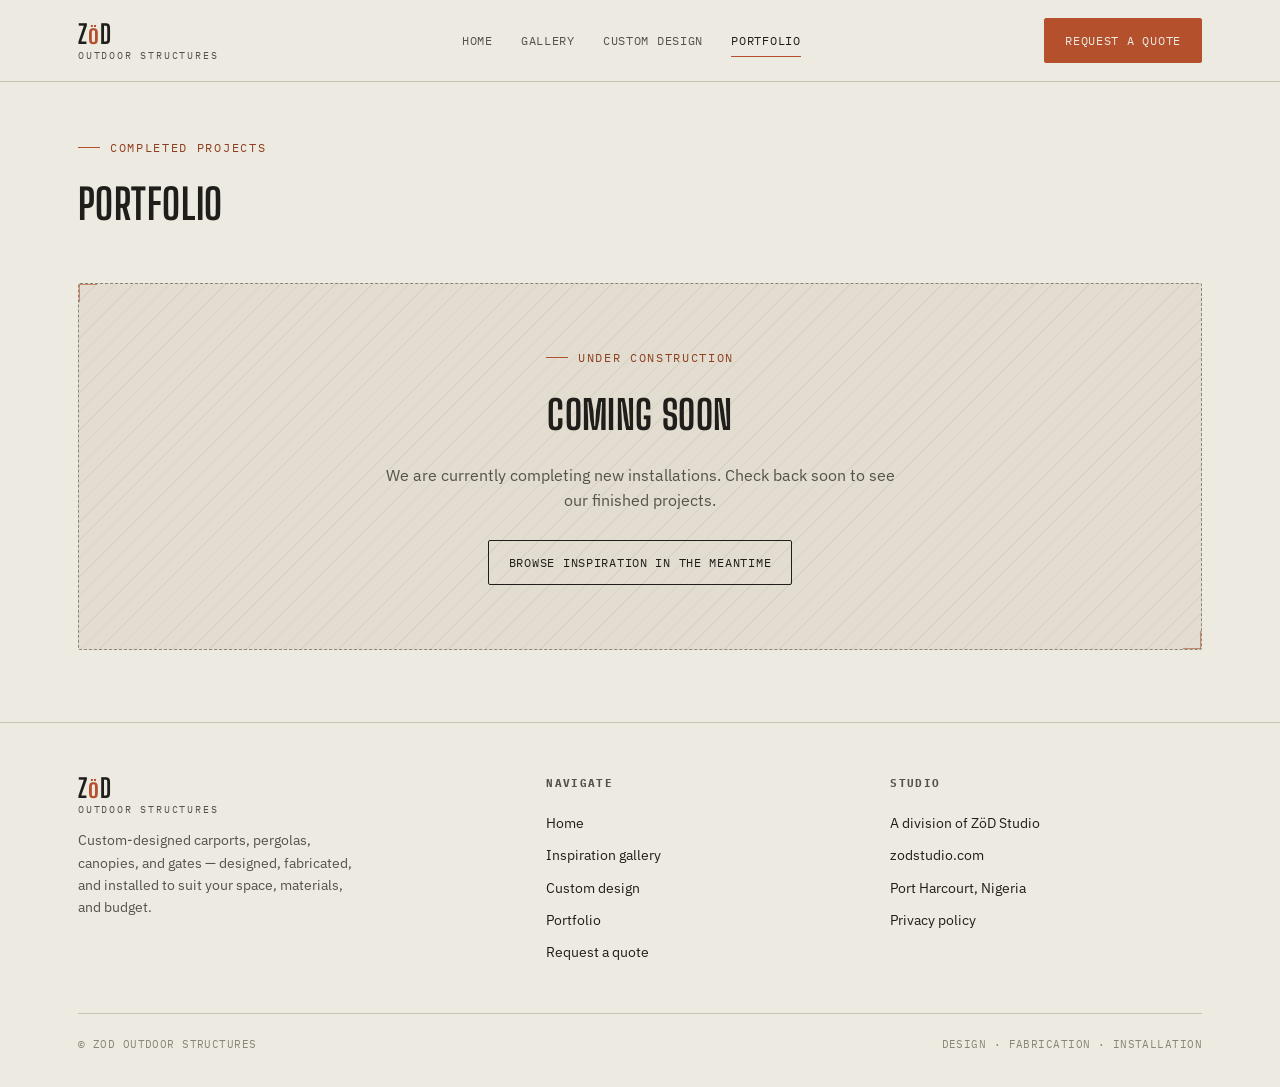
<file: steel-shelter/portfolio.html>
<!DOCTYPE html>
<html lang="en">
<head>
<meta charset="UTF-8">
<meta name="viewport" content="width=device-width, initial-scale=1.0">
<title>Portfolio | Z&ouml;D Outdoor Structures</title>
<meta name="description" content="Completed ZoD Outdoor Structures projects, coming soon.">

<link rel="icon" href="favicon.svg" type="image/svg+xml">
<link rel="alternate icon" href="favicon.ico">
<link rel="apple-touch-icon" href="apple-touch-icon.png">

<meta property="og:type" content="website">
<meta property="og:site_name" content="Z&ouml;D Outdoor Structures">
<meta property="og:title" content="Portfolio | Z&ouml;D Outdoor Structures">
<meta property="og:description" content="Completed ZoD Outdoor Structures projects, coming soon.">
<meta property="og:image" content="https://www.zodoutdoorstructures.com/images/og-image.jpg">
<meta property="og:url" content="https://www.zodoutdoorstructures.com/">
<meta name="twitter:card" content="summary_large_image">
<meta name="twitter:title" content="Portfolio | Z&ouml;D Outdoor Structures">
<meta name="twitter:description" content="Completed ZoD Outdoor Structures projects, coming soon.">
<meta name="twitter:image" content="https://www.zodoutdoorstructures.com/images/og-image.jpg">

<link rel="preconnect" href="https://fonts.googleapis.com">
<link rel="preconnect" href="https://fonts.gstatic.com" crossorigin>
<link href="https://fonts.googleapis.com/css2?family=Big+Shoulders+Display:wght@600;700;800&family=IBM+Plex+Mono:wght@400;500&family=IBM+Plex+Sans:wght@400;500;600&display=swap" rel="stylesheet">
<style>
:root{
  --paper:#EDEAE2;
  --panel:#E2DDD0;
  --panel-2:#D9D3C3;
  --ink:#201E1A;
  --steel:#55524A;
  --steel-2:#8A8577;
  --rust:#B5502D;
  --rust-dark:#8F3F20;
  --line:#C9C2B2;
  --radius:2px;
  --maxw:1180px;
}
*,*::before,*::after{box-sizing:border-box;}
html{scroll-behavior:smooth;}
@media (prefers-reduced-motion: reduce){
  html{scroll-behavior:auto;}
  *,*::before,*::after{animation-duration:0.01ms !important;animation-iteration-count:1 !important;transition-duration:0.01ms !important;}
}
body{
  margin:0;
  background:var(--paper);
  color:var(--ink);
  font-family:'IBM Plex Sans',sans-serif;
  font-size:16px;
  line-height:1.6;
  -webkit-font-smoothing:antialiased;
}
h1,h2,h3{
  font-family:'Big Shoulders Display',sans-serif;
  font-weight:700;
  text-transform:uppercase;
  letter-spacing:0.01em;
  margin:0;
  color:var(--ink);
}
a{color:inherit;text-decoration:none;}
img{max-width:100%;display:block;}
.wrap{max-width:var(--maxw);margin:0 auto;padding:0 28px;}
.eyebrow{
  font-family:'IBM Plex Mono',monospace;
  font-size:12px;
  letter-spacing:0.14em;
  text-transform:uppercase;
  color:var(--rust-dark);
  display:flex;align-items:center;gap:10px;
}
.eyebrow::before{content:'';width:22px;height:1px;background:var(--rust);display:inline-block;}
:focus-visible{outline:2px solid var(--rust);outline-offset:3px;}

/* ---- header ---- */
header.site{
  position:sticky;top:0;z-index:50;
  background:rgba(237,234,226,0.92);
  backdrop-filter:blur(6px);
  border-bottom:1px solid var(--line);
}
.nav{
  max-width:var(--maxw);margin:0 auto;padding:18px 28px;
  display:flex;align-items:center;justify-content:space-between;gap:24px;
}
.brand{display:flex;flex-direction:column;line-height:1;gap:4px;}
.brand .mark{
  font-family:'Big Shoulders Display',sans-serif;font-weight:700;
  font-size:26px;letter-spacing:0.04em;
}
.brand .mark span{color:var(--rust);}
.brand .sub{
  font-family:'IBM Plex Mono',monospace;font-size:10px;letter-spacing:0.18em;
  color:var(--steel);text-transform:uppercase;
}
.navlinks{display:flex;align-items:center;gap:28px;}
.navlinks a{
  font-family:'IBM Plex Mono',monospace;font-size:12px;letter-spacing:0.06em;
  text-transform:uppercase;color:var(--steel);padding:6px 0;border-bottom:1px solid transparent;
  transition:color .15s ease, border-color .15s ease;
}
.navlinks a:hover{color:var(--ink);border-color:var(--rust);}
.navlinks a.active{color:var(--ink);border-color:var(--rust);}
.btn{
  font-family:'IBM Plex Mono',monospace;font-size:12px;letter-spacing:0.06em;text-transform:uppercase;
  display:inline-flex;align-items:center;gap:8px;
  padding:12px 20px;background:var(--rust);color:var(--paper);
  border:1px solid var(--rust);border-radius:var(--radius);
  cursor:pointer;transition:background .15s ease, transform .1s ease;
}
.btn:hover{background:var(--rust-dark);border-color:var(--rust-dark);}
.btn:active{transform:translateY(1px);}
.btn.ghost{background:transparent;color:var(--ink);border-color:var(--ink);}
.btn.ghost:hover{background:var(--ink);color:var(--paper);}
.navcta{display:none;}
@media(min-width:820px){.navcta{display:inline-flex;}}
.menutoggle{
  display:inline-flex;background:none;border:1px solid var(--ink);border-radius:var(--radius);
  padding:9px 11px;cursor:pointer;
}
.menutoggle span{display:block;width:18px;height:2px;background:var(--ink);margin:3px 0;}
@media(min-width:820px){.menutoggle{display:none;}}
.navlinks{display:none;}
@media(min-width:820px){.navlinks{display:flex;}}
.navlinks.open{
  display:flex;flex-direction:column;gap:0;position:absolute;top:100%;left:0;right:0;
  background:var(--paper);border-bottom:1px solid var(--line);padding:8px 28px 18px;
}
.navlinks.open a{padding:12px 0;border-bottom:1px solid var(--line);}

/* ---- register marks (drafting corner ticks) ---- */
.regmark{position:relative;}
.regmark::before,.regmark::after{
  content:'';position:absolute;width:18px;height:18px;
  border-top:1px solid var(--rust);border-left:1px solid var(--rust);opacity:.6;
}
.regmark::before{top:0;left:0;}
.regmark::after{bottom:0;right:0;border-top:none;border-left:none;border-bottom:1px solid var(--rust);border-right:1px solid var(--rust);}

/* ---- hero ---- */
.hero{padding:96px 0 76px;position:relative;}
.hero .wrap{display:grid;grid-template-columns:1fr;gap:48px;align-items:center;}
@media(min-width:900px){.hero .wrap{grid-template-columns:1.05fr 0.95fr;}}
.hero h1{font-size:clamp(40px,7vw,74px);line-height:0.96;margin:18px 0 22px;}
.hero p.lede{font-size:18px;color:var(--steel);max-width:46ch;margin:0 0 30px;}
.hero .ctarow{display:flex;flex-wrap:wrap;gap:14px;}
.hero-art{border:1px solid var(--line);background:var(--panel);padding:28px;border-radius:var(--radius);}
.hero-art .frame{aspect-ratio:4/3;position:relative;overflow:hidden;}
.hero-art .frame img{position:absolute;inset:0;width:100%;height:100%;object-fit:cover;}
.hero-art .frame .fallback{position:absolute;inset:0;display:flex;align-items:center;justify-content:center;}
.tagline{
  font-family:'IBM Plex Mono',monospace;font-size:13px;letter-spacing:0.14em;text-transform:uppercase;
  color:var(--steel);margin-top:28px;display:flex;gap:10px;flex-wrap:wrap;
}
.tagline b{color:var(--ink);font-weight:500;}
.tagline .sep{color:var(--rust);}

/* ---- sections ---- */
section{padding:72px 0;}
section.alt{background:var(--panel);border-top:1px solid var(--line);border-bottom:1px solid var(--line);}
.sectionhead{max-width:640px;margin-bottom:44px;}
.sectionhead h2{font-size:clamp(30px,4vw,42px);margin-top:14px;}
.sectionhead p{color:var(--steel);margin-top:14px;font-size:16px;}

/* ---- category / gallery cards ---- */
.grid{display:grid;grid-template-columns:repeat(auto-fit,minmax(250px,360px));gap:20px;justify-content:center;}
.card{background:var(--paper);border:1px solid var(--line);display:flex;flex-direction:column;transition:background .15s ease;}
.card:hover{background:var(--panel);}
.card .thumb{aspect-ratio:4/3;position:relative;overflow:hidden;background:var(--panel);border-bottom:1px solid var(--line);}
.card .thumb .fallback-icon{position:absolute;inset:0;display:flex;align-items:center;justify-content:center;color:var(--steel-2);padding:22%;}
.card .thumb .fallback-icon svg{width:100%;height:auto;}
.card .thumb img{position:absolute;inset:0;width:100%;height:100%;object-fit:cover;}
.card .body{padding:22px;display:flex;flex-direction:column;gap:12px;flex:1;}
.card h3{font-size:19px;letter-spacing:0.01em;margin-top:2px;}
.card p{font-size:13.5px;color:var(--steel);margin:0;flex:1;}
.code{
  align-self:flex-start;font-family:'IBM Plex Mono',monospace;font-size:11px;letter-spacing:0.08em;
  background:var(--rust);color:var(--paper);padding:4px 9px;border-radius:var(--radius);
}
.code.outline{background:transparent;color:var(--rust-dark);border:1px solid var(--rust);}

/* ---- filter tabs ---- */
.tabs{display:flex;flex-wrap:wrap;gap:8px;margin-bottom:36px;}
.tabs button{
  font-family:'IBM Plex Mono',monospace;font-size:11.5px;letter-spacing:0.06em;text-transform:uppercase;
  background:transparent;border:1px solid var(--line);color:var(--steel);padding:9px 14px;
  border-radius:var(--radius);cursor:pointer;transition:all .15s ease;
}
.tabs button:hover{border-color:var(--rust);color:var(--ink);}
.tabs button.active{background:var(--ink);border-color:var(--ink);color:var(--paper);}

/* ---- steps (custom design) ---- */
.steps{display:grid;grid-template-columns:1fr;gap:1px;background:var(--line);border:1px solid var(--line);}
@media(min-width:860px){.steps{grid-template-columns:repeat(5,1fr);}}
.step{background:var(--paper);padding:30px 24px;position:relative;}
.step .num{font-family:'IBM Plex Mono',monospace;font-size:13px;color:var(--rust);letter-spacing:0.06em;}
.step h3{font-size:20px;margin:14px 0 10px;}
.step p{font-size:13.5px;color:var(--steel);margin:0;}
.step .icon{margin-bottom:16px;color:var(--ink);}
.step .icon svg{width:38px;height:38px;}

/* ---- footer ---- */
footer.site{border-top:1px solid var(--line);padding:52px 0 34px;margin-top:0;}
.footgrid{display:grid;grid-template-columns:1fr;gap:32px;}
@media(min-width:760px){.footgrid{grid-template-columns:1.4fr 1fr 1fr;}}
.footgrid h4{
  font-family:'IBM Plex Mono',monospace;font-size:11px;letter-spacing:0.12em;text-transform:uppercase;
  color:var(--steel);margin:0 0 14px;
}
.footgrid a{display:block;font-size:14px;color:var(--ink);padding:5px 0;}
.footgrid a:hover{color:var(--rust-dark);}
.footbottom{
  margin-top:44px;padding-top:22px;border-top:1px solid var(--line);
  display:flex;flex-wrap:wrap;justify-content:space-between;gap:12px;
  font-family:'IBM Plex Mono',monospace;font-size:11px;color:var(--steel-2);letter-spacing:0.04em;
}

/* ---- coming soon / portfolio ---- */
.comingsoon{
  border:1px dashed var(--steel-2);padding:64px 32px;text-align:center;border-radius:var(--radius);
  background:repeating-linear-gradient(135deg, var(--panel), var(--panel) 12px, var(--panel-2) 12px, var(--panel-2) 13px);
}
.comingsoon .eyebrow{justify-content:center;}
.comingsoon h2{margin-top:16px;font-size:clamp(28px,4vw,40px);}
.comingsoon p{max-width:52ch;margin:16px auto 0;color:var(--steel);}

/* ---- form ---- */
form.quote{display:grid;grid-template-columns:1fr;gap:22px;max-width:640px;}
@media(min-width:640px){form.quote .row2{display:grid;grid-template-columns:1fr 1fr;gap:22px;}}
.field label{
  display:block;font-family:'IBM Plex Mono',monospace;font-size:11px;letter-spacing:0.08em;
  text-transform:uppercase;color:var(--steel);margin-bottom:8px;
}
.field input,.field select,.field textarea{
  width:100%;font-family:'IBM Plex Sans',sans-serif;font-size:15px;color:var(--ink);
  background:var(--paper);border:1px solid var(--steel-2);border-radius:var(--radius);
  padding:12px 14px;
}
.field input:focus,.field select:focus,.field textarea:focus{border-color:var(--rust);}
.field textarea{resize:vertical;min-height:90px;}
.fileinput{
  border:1px dashed var(--steel-2);border-radius:var(--radius);padding:22px;text-align:center;
  font-size:13.5px;color:var(--steel);cursor:pointer;
}
.fileinput:hover{border-color:var(--rust);}
.codehint{font-size:12.5px;color:var(--steel);margin-top:8px;}
.formnote{
  font-size:13px;color:var(--steel);background:var(--panel);border:1px solid var(--line);
  padding:16px 18px;border-radius:var(--radius);margin-top:6px;
}
.formsuccess{display:none;border:1px solid var(--rust);background:var(--panel);padding:20px;border-radius:var(--radius);margin-top:20px;}
.formsuccess.show{display:block;}
.codelist{display:flex;flex-wrap:wrap;gap:8px;margin-top:10px;}

/* ---- static/legal pages ---- */
.legal{max-width:760px;}
.legal h2{font-size:clamp(28px,4vw,38px);margin-bottom:10px;}
.legal .updated{font-family:'IBM Plex Mono',monospace;font-size:12px;color:var(--steel-2);margin-bottom:36px;}
.legal h3{font-family:'IBM Plex Sans',sans-serif;text-transform:none;font-size:18px;font-weight:600;margin:32px 0 10px;}
.legal p,.legal li{color:var(--steel);font-size:15px;line-height:1.75;}
.legal ul{padding-left:20px;}

/* ---- 404 ---- */
.notfound{padding:120px 0;text-align:center;}
.notfound .code404{
  font-family:'IBM Plex Mono',monospace;color:var(--rust);letter-spacing:0.1em;font-size:14px;margin-bottom:8px;
}
.notfound h1{font-size:clamp(60px,12vw,140px);line-height:0.9;}
.notfound p{color:var(--steel);font-size:17px;margin:18px 0 34px;}

/* ---- scroll reveal ---- */
.reveal{opacity:0;transform:translateY(24px);transition:opacity .6s ease, transform .6s ease;}
.reveal.visible{opacity:1;transform:translateY(0);}
.grid .reveal{transition-delay:calc(var(--ri, 0) * 60ms);}
</style>
</head>
<body>

<header class="site">
  <div class="nav">
    <a href="index.html" class="brand">
      <span class="mark">Z<span>&ouml;</span>D</span>
      <span class="sub">Outdoor structures</span>
    </a>
    <nav class="navlinks" id="navlinks"><a href="index.html" class="">Home</a><a href="gallery.html" class="">Gallery</a><a href="custom-design.html" class="">Custom design</a><a href="portfolio.html" class="active">Portfolio</a></nav>
    <div style="display:flex;align-items:center;gap:14px;">
      <a href="quote.html" class="btn navcta">Request a quote</a>
      <button class="menutoggle" id="menutoggle" aria-label="Toggle menu" aria-expanded="false">
        <span></span><span></span><span></span>
      </button>
    </div>
  </div>
</header>
<script>
(function(){
  var btn=document.getElementById('menutoggle');
  var nav=document.getElementById('navlinks');
  if(btn){
    btn.addEventListener('click',function(){
      nav.classList.toggle('open');
      var open=nav.classList.contains('open');
      btn.setAttribute('aria-expanded',open);
    });
  }
})();
</script>

<section style="padding-top:56px;">
  <div class="wrap">
    <div class="sectionhead reveal">
      <div class="eyebrow">Completed projects</div>
      <h2>Portfolio</h2>
    </div>
    <div class="comingsoon regmark reveal">
      <div class="eyebrow">Under construction</div>
      <h2>Coming soon</h2>
      <p>We are currently completing new installations. Check back soon to see our finished projects.</p>
      <div class="ctarow" style="justify-content:center;margin-top:26px;">
        <a href="gallery.html" class="btn ghost">Browse inspiration in the meantime</a>
      </div>
    </div>
  </div>
</section>

<footer class="site">
  <div class="wrap">
    <div class="footgrid">
      <div>
        <div class="brand" style="margin-bottom:14px;">
          <span class="mark">Z<span>&ouml;</span>D</span>
          <span class="sub">Outdoor structures</span>
        </div>
        <p style="color:var(--steel);font-size:14px;max-width:36ch;margin:0;">
          Custom-designed carports, pergolas, canopies, and gates &mdash; designed, fabricated, and installed to suit your space, materials, and budget.
        </p>
      </div>
      <div>
        <h4>Navigate</h4>
        <a href="index.html">Home</a>
        <a href="gallery.html">Inspiration gallery</a>
        <a href="custom-design.html">Custom design</a>
        <a href="portfolio.html">Portfolio</a>
        <a href="quote.html">Request a quote</a>
      </div>
      <div>
        <h4>Studio</h4>
        <a href="#">A division of Z&ouml;D Studio</a>
        <a href="#">zodstudio.com</a>
        <a href="#">Port Harcourt, Nigeria</a>
        <a href="privacy.html">Privacy policy</a>
      </div>
    </div>
    <div class="footbottom">
      <span>&copy; ZOD OUTDOOR STRUCTURES</span>
      <span>DESIGN &middot; FABRICATION &middot; INSTALLATION</span>
    </div>
  </div>
</footer>

<script>
(function(){
  var items = document.querySelectorAll('.reveal');
  items.forEach(function(el, i){ el.style.setProperty('--ri', i % 8); });
  if('IntersectionObserver' in window){
    var obs = new IntersectionObserver(function(entries){
      entries.forEach(function(entry){
        if(entry.isIntersecting){
          entry.target.classList.add('visible');
          obs.unobserve(entry.target);
        }
      });
    }, {threshold:0.12});
    items.forEach(function(el){ obs.observe(el); });
  } else {
    items.forEach(function(el){ el.classList.add('visible'); });
  }
})();
</script>
</body>
</html>
</file>
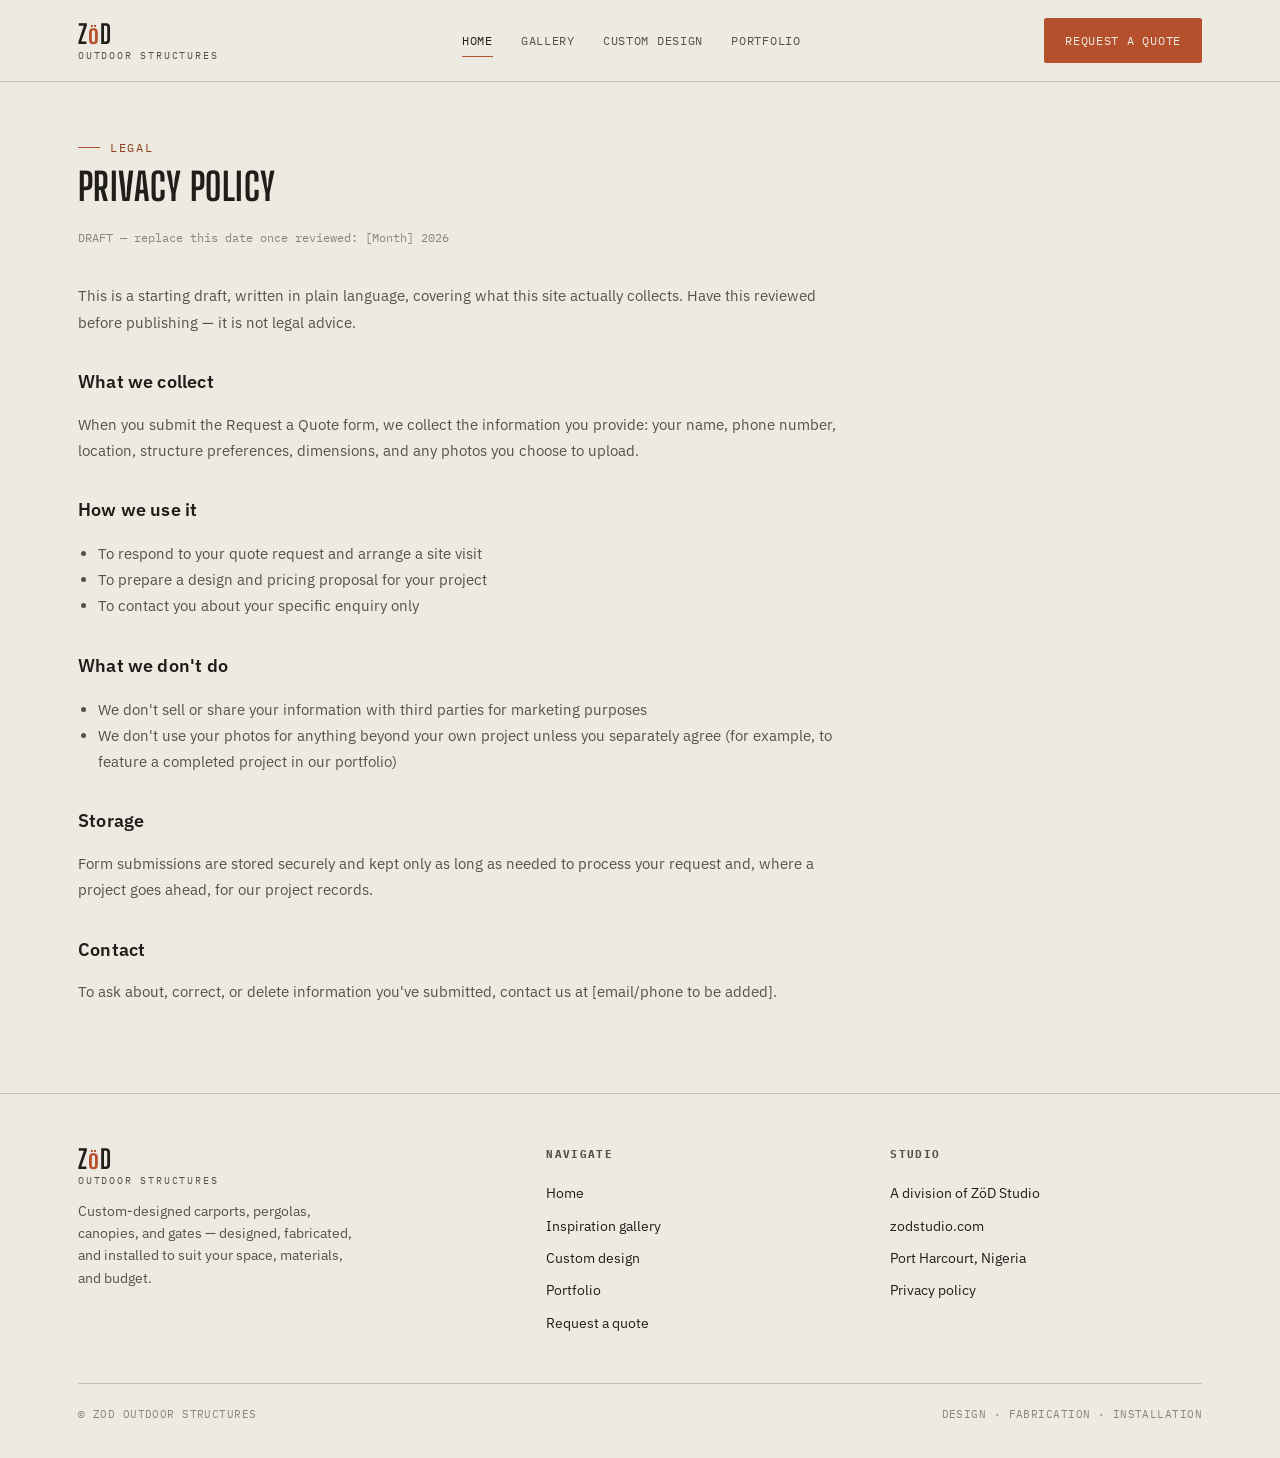
<file: steel-shelter/privacy.html>
<!DOCTYPE html>
<html lang="en">
<head>
<meta charset="UTF-8">
<meta name="viewport" content="width=device-width, initial-scale=1.0">
<title>Privacy policy | Z&ouml;D Outdoor Structures</title>
<meta name="description" content="Privacy policy for ZoD Outdoor Structures — how we collect and use information submitted through this website.">

<link rel="icon" href="favicon.svg" type="image/svg+xml">
<link rel="alternate icon" href="favicon.ico">
<link rel="apple-touch-icon" href="apple-touch-icon.png">

<meta property="og:type" content="website">
<meta property="og:site_name" content="Z&ouml;D Outdoor Structures">
<meta property="og:title" content="Privacy policy | Z&ouml;D Outdoor Structures">
<meta property="og:description" content="Privacy policy for ZoD Outdoor Structures — how we collect and use information submitted through this website.">
<meta property="og:image" content="https://www.zodoutdoorstructures.com/images/og-image.jpg">
<meta property="og:url" content="https://www.zodoutdoorstructures.com/">
<meta name="twitter:card" content="summary_large_image">
<meta name="twitter:title" content="Privacy policy | Z&ouml;D Outdoor Structures">
<meta name="twitter:description" content="Privacy policy for ZoD Outdoor Structures — how we collect and use information submitted through this website.">
<meta name="twitter:image" content="https://www.zodoutdoorstructures.com/images/og-image.jpg">

<link rel="preconnect" href="https://fonts.googleapis.com">
<link rel="preconnect" href="https://fonts.gstatic.com" crossorigin>
<link href="https://fonts.googleapis.com/css2?family=Big+Shoulders+Display:wght@600;700;800&family=IBM+Plex+Mono:wght@400;500&family=IBM+Plex+Sans:wght@400;500;600&display=swap" rel="stylesheet">
<style>
:root{
  --paper:#EDEAE2;
  --panel:#E2DDD0;
  --panel-2:#D9D3C3;
  --ink:#201E1A;
  --steel:#55524A;
  --steel-2:#8A8577;
  --rust:#B5502D;
  --rust-dark:#8F3F20;
  --line:#C9C2B2;
  --radius:2px;
  --maxw:1180px;
}
*,*::before,*::after{box-sizing:border-box;}
html{scroll-behavior:smooth;}
@media (prefers-reduced-motion: reduce){
  html{scroll-behavior:auto;}
  *,*::before,*::after{animation-duration:0.01ms !important;animation-iteration-count:1 !important;transition-duration:0.01ms !important;}
}
body{
  margin:0;
  background:var(--paper);
  color:var(--ink);
  font-family:'IBM Plex Sans',sans-serif;
  font-size:16px;
  line-height:1.6;
  -webkit-font-smoothing:antialiased;
}
h1,h2,h3{
  font-family:'Big Shoulders Display',sans-serif;
  font-weight:700;
  text-transform:uppercase;
  letter-spacing:0.01em;
  margin:0;
  color:var(--ink);
}
a{color:inherit;text-decoration:none;}
img{max-width:100%;display:block;}
.wrap{max-width:var(--maxw);margin:0 auto;padding:0 28px;}
.eyebrow{
  font-family:'IBM Plex Mono',monospace;
  font-size:12px;
  letter-spacing:0.14em;
  text-transform:uppercase;
  color:var(--rust-dark);
  display:flex;align-items:center;gap:10px;
}
.eyebrow::before{content:'';width:22px;height:1px;background:var(--rust);display:inline-block;}
:focus-visible{outline:2px solid var(--rust);outline-offset:3px;}

/* ---- header ---- */
header.site{
  position:sticky;top:0;z-index:50;
  background:rgba(237,234,226,0.92);
  backdrop-filter:blur(6px);
  border-bottom:1px solid var(--line);
}
.nav{
  max-width:var(--maxw);margin:0 auto;padding:18px 28px;
  display:flex;align-items:center;justify-content:space-between;gap:24px;
}
.brand{display:flex;flex-direction:column;line-height:1;gap:4px;}
.brand .mark{
  font-family:'Big Shoulders Display',sans-serif;font-weight:700;
  font-size:26px;letter-spacing:0.04em;
}
.brand .mark span{color:var(--rust);}
.brand .sub{
  font-family:'IBM Plex Mono',monospace;font-size:10px;letter-spacing:0.18em;
  color:var(--steel);text-transform:uppercase;
}
.navlinks{display:flex;align-items:center;gap:28px;}
.navlinks a{
  font-family:'IBM Plex Mono',monospace;font-size:12px;letter-spacing:0.06em;
  text-transform:uppercase;color:var(--steel);padding:6px 0;border-bottom:1px solid transparent;
  transition:color .15s ease, border-color .15s ease;
}
.navlinks a:hover{color:var(--ink);border-color:var(--rust);}
.navlinks a.active{color:var(--ink);border-color:var(--rust);}
.btn{
  font-family:'IBM Plex Mono',monospace;font-size:12px;letter-spacing:0.06em;text-transform:uppercase;
  display:inline-flex;align-items:center;gap:8px;
  padding:12px 20px;background:var(--rust);color:var(--paper);
  border:1px solid var(--rust);border-radius:var(--radius);
  cursor:pointer;transition:background .15s ease, transform .1s ease;
}
.btn:hover{background:var(--rust-dark);border-color:var(--rust-dark);}
.btn:active{transform:translateY(1px);}
.btn.ghost{background:transparent;color:var(--ink);border-color:var(--ink);}
.btn.ghost:hover{background:var(--ink);color:var(--paper);}
.navcta{display:none;}
@media(min-width:820px){.navcta{display:inline-flex;}}
.menutoggle{
  display:inline-flex;background:none;border:1px solid var(--ink);border-radius:var(--radius);
  padding:9px 11px;cursor:pointer;
}
.menutoggle span{display:block;width:18px;height:2px;background:var(--ink);margin:3px 0;}
@media(min-width:820px){.menutoggle{display:none;}}
.navlinks{display:none;}
@media(min-width:820px){.navlinks{display:flex;}}
.navlinks.open{
  display:flex;flex-direction:column;gap:0;position:absolute;top:100%;left:0;right:0;
  background:var(--paper);border-bottom:1px solid var(--line);padding:8px 28px 18px;
}
.navlinks.open a{padding:12px 0;border-bottom:1px solid var(--line);}

/* ---- register marks (drafting corner ticks) ---- */
.regmark{position:relative;}
.regmark::before,.regmark::after{
  content:'';position:absolute;width:18px;height:18px;
  border-top:1px solid var(--rust);border-left:1px solid var(--rust);opacity:.6;
}
.regmark::before{top:0;left:0;}
.regmark::after{bottom:0;right:0;border-top:none;border-left:none;border-bottom:1px solid var(--rust);border-right:1px solid var(--rust);}

/* ---- hero ---- */
.hero{padding:96px 0 76px;position:relative;}
.hero .wrap{display:grid;grid-template-columns:1fr;gap:48px;align-items:center;}
@media(min-width:900px){.hero .wrap{grid-template-columns:1.05fr 0.95fr;}}
.hero h1{font-size:clamp(40px,7vw,74px);line-height:0.96;margin:18px 0 22px;}
.hero p.lede{font-size:18px;color:var(--steel);max-width:46ch;margin:0 0 30px;}
.hero .ctarow{display:flex;flex-wrap:wrap;gap:14px;}
.hero-art{border:1px solid var(--line);background:var(--panel);padding:28px;border-radius:var(--radius);}
.hero-art .frame{aspect-ratio:4/3;position:relative;overflow:hidden;}
.hero-art .frame img{position:absolute;inset:0;width:100%;height:100%;object-fit:cover;}
.hero-art .frame .fallback{position:absolute;inset:0;display:flex;align-items:center;justify-content:center;}
.tagline{
  font-family:'IBM Plex Mono',monospace;font-size:13px;letter-spacing:0.14em;text-transform:uppercase;
  color:var(--steel);margin-top:28px;display:flex;gap:10px;flex-wrap:wrap;
}
.tagline b{color:var(--ink);font-weight:500;}
.tagline .sep{color:var(--rust);}

/* ---- sections ---- */
section{padding:72px 0;}
section.alt{background:var(--panel);border-top:1px solid var(--line);border-bottom:1px solid var(--line);}
.sectionhead{max-width:640px;margin-bottom:44px;}
.sectionhead h2{font-size:clamp(30px,4vw,42px);margin-top:14px;}
.sectionhead p{color:var(--steel);margin-top:14px;font-size:16px;}

/* ---- category / gallery cards ---- */
.grid{display:grid;grid-template-columns:repeat(auto-fit,minmax(250px,360px));gap:20px;justify-content:center;}
.card{background:var(--paper);border:1px solid var(--line);display:flex;flex-direction:column;transition:background .15s ease;}
.card:hover{background:var(--panel);}
.card .thumb{aspect-ratio:4/3;position:relative;overflow:hidden;background:var(--panel);border-bottom:1px solid var(--line);}
.card .thumb .fallback-icon{position:absolute;inset:0;display:flex;align-items:center;justify-content:center;color:var(--steel-2);padding:22%;}
.card .thumb .fallback-icon svg{width:100%;height:auto;}
.card .thumb img{position:absolute;inset:0;width:100%;height:100%;object-fit:cover;}
.card .body{padding:22px;display:flex;flex-direction:column;gap:12px;flex:1;}
.card h3{font-size:19px;letter-spacing:0.01em;margin-top:2px;}
.card p{font-size:13.5px;color:var(--steel);margin:0;flex:1;}
.code{
  align-self:flex-start;font-family:'IBM Plex Mono',monospace;font-size:11px;letter-spacing:0.08em;
  background:var(--rust);color:var(--paper);padding:4px 9px;border-radius:var(--radius);
}
.code.outline{background:transparent;color:var(--rust-dark);border:1px solid var(--rust);}

/* ---- filter tabs ---- */
.tabs{display:flex;flex-wrap:wrap;gap:8px;margin-bottom:36px;}
.tabs button{
  font-family:'IBM Plex Mono',monospace;font-size:11.5px;letter-spacing:0.06em;text-transform:uppercase;
  background:transparent;border:1px solid var(--line);color:var(--steel);padding:9px 14px;
  border-radius:var(--radius);cursor:pointer;transition:all .15s ease;
}
.tabs button:hover{border-color:var(--rust);color:var(--ink);}
.tabs button.active{background:var(--ink);border-color:var(--ink);color:var(--paper);}

/* ---- steps (custom design) ---- */
.steps{display:grid;grid-template-columns:1fr;gap:1px;background:var(--line);border:1px solid var(--line);}
@media(min-width:860px){.steps{grid-template-columns:repeat(5,1fr);}}
.step{background:var(--paper);padding:30px 24px;position:relative;}
.step .num{font-family:'IBM Plex Mono',monospace;font-size:13px;color:var(--rust);letter-spacing:0.06em;}
.step h3{font-size:20px;margin:14px 0 10px;}
.step p{font-size:13.5px;color:var(--steel);margin:0;}
.step .icon{margin-bottom:16px;color:var(--ink);}
.step .icon svg{width:38px;height:38px;}

/* ---- footer ---- */
footer.site{border-top:1px solid var(--line);padding:52px 0 34px;margin-top:0;}
.footgrid{display:grid;grid-template-columns:1fr;gap:32px;}
@media(min-width:760px){.footgrid{grid-template-columns:1.4fr 1fr 1fr;}}
.footgrid h4{
  font-family:'IBM Plex Mono',monospace;font-size:11px;letter-spacing:0.12em;text-transform:uppercase;
  color:var(--steel);margin:0 0 14px;
}
.footgrid a{display:block;font-size:14px;color:var(--ink);padding:5px 0;}
.footgrid a:hover{color:var(--rust-dark);}
.footbottom{
  margin-top:44px;padding-top:22px;border-top:1px solid var(--line);
  display:flex;flex-wrap:wrap;justify-content:space-between;gap:12px;
  font-family:'IBM Plex Mono',monospace;font-size:11px;color:var(--steel-2);letter-spacing:0.04em;
}

/* ---- coming soon / portfolio ---- */
.comingsoon{
  border:1px dashed var(--steel-2);padding:64px 32px;text-align:center;border-radius:var(--radius);
  background:repeating-linear-gradient(135deg, var(--panel), var(--panel) 12px, var(--panel-2) 12px, var(--panel-2) 13px);
}
.comingsoon .eyebrow{justify-content:center;}
.comingsoon h2{margin-top:16px;font-size:clamp(28px,4vw,40px);}
.comingsoon p{max-width:52ch;margin:16px auto 0;color:var(--steel);}

/* ---- form ---- */
form.quote{display:grid;grid-template-columns:1fr;gap:22px;max-width:640px;}
@media(min-width:640px){form.quote .row2{display:grid;grid-template-columns:1fr 1fr;gap:22px;}}
.field label{
  display:block;font-family:'IBM Plex Mono',monospace;font-size:11px;letter-spacing:0.08em;
  text-transform:uppercase;color:var(--steel);margin-bottom:8px;
}
.field input,.field select,.field textarea{
  width:100%;font-family:'IBM Plex Sans',sans-serif;font-size:15px;color:var(--ink);
  background:var(--paper);border:1px solid var(--steel-2);border-radius:var(--radius);
  padding:12px 14px;
}
.field input:focus,.field select:focus,.field textarea:focus{border-color:var(--rust);}
.field textarea{resize:vertical;min-height:90px;}
.fileinput{
  border:1px dashed var(--steel-2);border-radius:var(--radius);padding:22px;text-align:center;
  font-size:13.5px;color:var(--steel);cursor:pointer;
}
.fileinput:hover{border-color:var(--rust);}
.codehint{font-size:12.5px;color:var(--steel);margin-top:8px;}
.formnote{
  font-size:13px;color:var(--steel);background:var(--panel);border:1px solid var(--line);
  padding:16px 18px;border-radius:var(--radius);margin-top:6px;
}
.formsuccess{display:none;border:1px solid var(--rust);background:var(--panel);padding:20px;border-radius:var(--radius);margin-top:20px;}
.formsuccess.show{display:block;}
.codelist{display:flex;flex-wrap:wrap;gap:8px;margin-top:10px;}

/* ---- static/legal pages ---- */
.legal{max-width:760px;}
.legal h2{font-size:clamp(28px,4vw,38px);margin-bottom:10px;}
.legal .updated{font-family:'IBM Plex Mono',monospace;font-size:12px;color:var(--steel-2);margin-bottom:36px;}
.legal h3{font-family:'IBM Plex Sans',sans-serif;text-transform:none;font-size:18px;font-weight:600;margin:32px 0 10px;}
.legal p,.legal li{color:var(--steel);font-size:15px;line-height:1.75;}
.legal ul{padding-left:20px;}

/* ---- 404 ---- */
.notfound{padding:120px 0;text-align:center;}
.notfound .code404{
  font-family:'IBM Plex Mono',monospace;color:var(--rust);letter-spacing:0.1em;font-size:14px;margin-bottom:8px;
}
.notfound h1{font-size:clamp(60px,12vw,140px);line-height:0.9;}
.notfound p{color:var(--steel);font-size:17px;margin:18px 0 34px;}

/* ---- scroll reveal ---- */
.reveal{opacity:0;transform:translateY(24px);transition:opacity .6s ease, transform .6s ease;}
.reveal.visible{opacity:1;transform:translateY(0);}
.grid .reveal{transition-delay:calc(var(--ri, 0) * 60ms);}
</style>
</head>
<body>

<header class="site">
  <div class="nav">
    <a href="index.html" class="brand">
      <span class="mark">Z<span>&ouml;</span>D</span>
      <span class="sub">Outdoor structures</span>
    </a>
    <nav class="navlinks" id="navlinks"><a href="index.html" class="active">Home</a><a href="gallery.html" class="">Gallery</a><a href="custom-design.html" class="">Custom design</a><a href="portfolio.html" class="">Portfolio</a></nav>
    <div style="display:flex;align-items:center;gap:14px;">
      <a href="quote.html" class="btn navcta">Request a quote</a>
      <button class="menutoggle" id="menutoggle" aria-label="Toggle menu" aria-expanded="false">
        <span></span><span></span><span></span>
      </button>
    </div>
  </div>
</header>
<script>
(function(){
  var btn=document.getElementById('menutoggle');
  var nav=document.getElementById('navlinks');
  if(btn){
    btn.addEventListener('click',function(){
      nav.classList.toggle('open');
      var open=nav.classList.contains('open');
      btn.setAttribute('aria-expanded',open);
    });
  }
})();
</script>

<section style="padding-top:56px;">
  <div class="wrap">
    <div class="legal reveal">
      <div class="eyebrow">Legal</div>
      <h2>Privacy policy</h2>
      <div class="updated">DRAFT &mdash; replace this date once reviewed: [Month] 2026</div>

      <p>This is a starting draft, written in plain language, covering what this site actually collects. Have this reviewed before publishing &mdash; it is not legal advice.</p>

      <h3>What we collect</h3>
      <p>When you submit the Request a Quote form, we collect the information you provide: your name, phone number, location, structure preferences, dimensions, and any photos you choose to upload.</p>

      <h3>How we use it</h3>
      <ul>
        <li>To respond to your quote request and arrange a site visit</li>
        <li>To prepare a design and pricing proposal for your project</li>
        <li>To contact you about your specific enquiry only</li>
      </ul>

      <h3>What we don't do</h3>
      <ul>
        <li>We don't sell or share your information with third parties for marketing purposes</li>
        <li>We don't use your photos for anything beyond your own project unless you separately agree (for example, to feature a completed project in our portfolio)</li>
      </ul>

      <h3>Storage</h3>
      <p>Form submissions are stored securely and kept only as long as needed to process your request and, where a project goes ahead, for our project records.</p>

      <h3>Contact</h3>
      <p>To ask about, correct, or delete information you've submitted, contact us at [email/phone to be added].</p>
    </div>
  </div>
</section>

<footer class="site">
  <div class="wrap">
    <div class="footgrid">
      <div>
        <div class="brand" style="margin-bottom:14px;">
          <span class="mark">Z<span>&ouml;</span>D</span>
          <span class="sub">Outdoor structures</span>
        </div>
        <p style="color:var(--steel);font-size:14px;max-width:36ch;margin:0;">
          Custom-designed carports, pergolas, canopies, and gates &mdash; designed, fabricated, and installed to suit your space, materials, and budget.
        </p>
      </div>
      <div>
        <h4>Navigate</h4>
        <a href="index.html">Home</a>
        <a href="gallery.html">Inspiration gallery</a>
        <a href="custom-design.html">Custom design</a>
        <a href="portfolio.html">Portfolio</a>
        <a href="quote.html">Request a quote</a>
      </div>
      <div>
        <h4>Studio</h4>
        <a href="#">A division of Z&ouml;D Studio</a>
        <a href="#">zodstudio.com</a>
        <a href="#">Port Harcourt, Nigeria</a>
        <a href="privacy.html">Privacy policy</a>
      </div>
    </div>
    <div class="footbottom">
      <span>&copy; ZOD OUTDOOR STRUCTURES</span>
      <span>DESIGN &middot; FABRICATION &middot; INSTALLATION</span>
    </div>
  </div>
</footer>

<script>
(function(){
  var items = document.querySelectorAll('.reveal');
  items.forEach(function(el, i){ el.style.setProperty('--ri', i % 8); });
  if('IntersectionObserver' in window){
    var obs = new IntersectionObserver(function(entries){
      entries.forEach(function(entry){
        if(entry.isIntersecting){
          entry.target.classList.add('visible');
          obs.unobserve(entry.target);
        }
      });
    }, {threshold:0.12});
    items.forEach(function(el){ obs.observe(el); });
  } else {
    items.forEach(function(el){ el.classList.add('visible'); });
  }
})();
</script>
</body>
</html>
</file>
